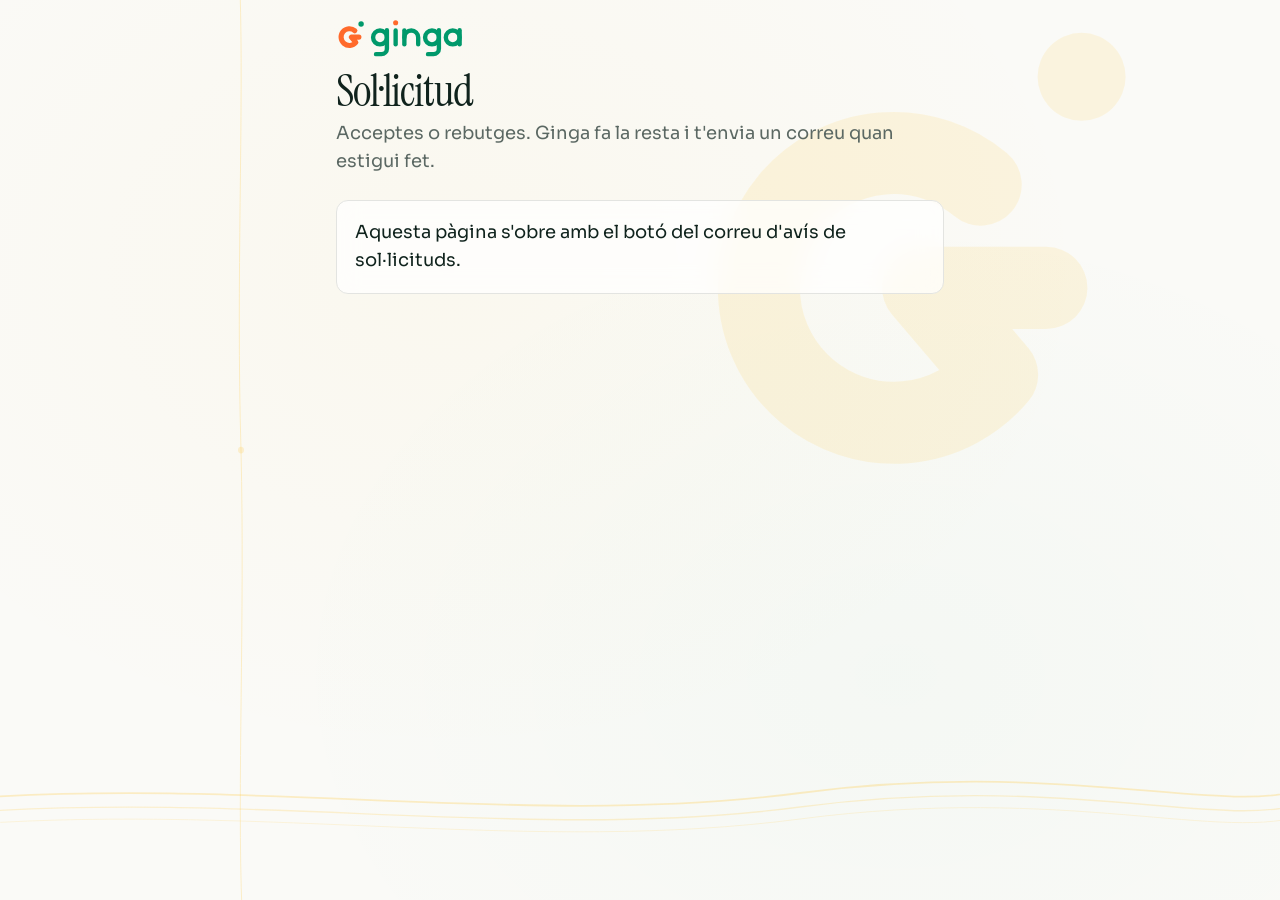
<file: admin/index.html>
<!doctype html>
<html lang="ca">
<head>
<meta charset="utf-8">
<link rel="icon" type="image/svg+xml" href="https://gingacoach.com/icona.svg">
<meta name="viewport" content="width=device-width,initial-scale=1,viewport-fit=cover">
<meta name="robots" content="noindex,nofollow">
<meta name="theme-color" content="#10231D">
<title>Ginga · Sol·licitud</title>
<link rel="preconnect" href="https://fonts.googleapis.com">
<link rel="preconnect" href="https://fonts.gstatic.com" crossorigin>
<link rel="stylesheet" href="https://fonts.googleapis.com/css2?family=Instrument+Serif:ital@0;1&family=Sora:wght@300;400;500;600;700&display=swap">
<style>
/* Pàgina de l'entrenador: acceptar o rebutjar una sol·licitud i triar com es dona d'alta. S'obre amb l'enllaç signat
   del correu d'avís (coach/solicituds.py); la decisió va al Worker i Ginga l'aplica. Font: jrodfer/ginga (web/admin/). */
:root {
  --bg: #FAFAF7; --card: #FFFFFF; --fg: #10231D; --muted: #5B6863; --line: #E3E4E1;
  --accent: #FF6A2B; --ok: #00996B; --avis: #B3261E;
  --card-glass: rgba(255,255,255,0.72);
  color-scheme: light;
}
@media (prefers-color-scheme: dark) {
  :root:not([data-theme="light"]) {
    --bg: #10231D; --card: #1A2C26; --fg: #F0EDE8; --muted: #969C97; --line: #24352F;
    --accent: #FF6A2B; --ok: #2DBF8C; --avis: #FF8A80;
    --card-glass: rgba(26,44,38,0.72); color-scheme: dark;
  }
}
/* el logo, igual que al reproductor de força */
.lockup { display: block; height: auto; width: 128px; margin: 0 0 6px; }
.lockup .lk-g, .lockup .lk-t { fill: none; stroke-linecap: round; stroke-linejoin: round; }
.lockup .lk-g { stroke: var(--accent); stroke-width: 28; }
.lockup .lk-t { stroke: #00996B; stroke-width: 24; }   /* lletres verdes: es llegeixen en clar i en fosc */
.lockup .lk-p { fill: #00996B; }   /* el punt de la G, verd */
.lockup .lk-i { fill: var(--accent); }   /* el punt de la i, taronja */
* { box-sizing: border-box; }
body { margin: 0; background: var(--bg); color: var(--fg); font: 400 18px/1.55 var(--sans); }
main { max-width: 640px; margin: 0 auto; padding: env(safe-area-inset-top, 0px) 16px calc(env(safe-area-inset-bottom, 0px) + 32px); }
header { padding: 20px 0 8px; }
.marca { font-weight: 900; font-size: 26px; color: var(--accent); letter-spacing: .02em; }
h1 { font-size: 28px; line-height: 1.2; margin: 8px 0 4px; }
h2 { font-size: 22px; margin: 0 0 6px; }
.muted { color: var(--muted); }
.card { background: var(--card-glass); -webkit-backdrop-filter: blur(12px); backdrop-filter: blur(12px); border: 1px solid var(--line); border-radius: 16px; padding: 18px; margin: 16px 0; }
.pregunta { padding: 12px 0; border-top: 1px solid var(--line); }
.pregunta:first-of-type { border-top: 0; }
.pregunta p { margin: 0 0 10px; font-weight: 700; }
.sino { display: grid; grid-template-columns: 1fr 1fr; gap: 10px; }
.sino label { display: flex; align-items: center; justify-content: center; gap: 8px; min-height: 52px; border: 2px solid var(--line);
  border-radius: 12px; font-weight: 800; cursor: pointer; }
.sino input { width: 22px; height: 22px; accent-color: var(--ok); }
.sino label:has(input:checked) { border-color: var(--ok); }
.test { padding: 14px 0; border-top: 1px solid var(--line); }
.test:first-of-type { border-top: 0; }
.test p { margin: 0 0 10px; }
.fila { display: flex; gap: 10px; align-items: center; flex-wrap: wrap; }
input[type=number] { font: inherit; font-size: 24px; font-weight: 800; width: 130px; padding: 10px 12px; border-radius: 12px;
  border: 2px solid var(--line); background: var(--card); color: var(--fg); }
.btn { appearance: none; border: 0; border-radius: 14px; font: 800 18px/1 var(--sans); padding: 16px 20px; cursor: pointer;
  background: var(--accent); color: #10231D; min-height: 56px; }
.btn.sec { background: transparent; color: var(--fg); border: 2px solid var(--line); }
.btn:disabled { opacity: .5; cursor: default; }
.btn:focus-visible, input:focus-visible { outline: 3px solid var(--ok); outline-offset: 2px; }
.check { display: flex; gap: 10px; align-items: center; margin-top: 10px; font-weight: 600; }
.check input { width: 22px; height: 22px; accent-color: var(--ok); }
.check.gran { align-items: flex-start; font-weight: 500; border: 2px solid var(--linia, #E3E4E1); border-radius: 12px; padding: 12px; }
.check.gran input { width: 30px; height: 30px; flex: none; margin: 0; }
.avis { color: var(--avis); font-weight: 700; }
.ok { color: var(--ok); font-weight: 800; font-size: 22px; }
.tria { display: grid; grid-template-columns: 1fr 1fr; gap: 10px; }
.tria.u { grid-template-columns: 1fr; }
.tria label { display: flex; align-items: center; gap: 10px; min-height: 52px; border: 2px solid var(--line); border-radius: 12px;
  font-weight: 700; padding: 8px 12px; cursor: pointer; }
.tria input { width: 22px; height: 22px; accent-color: var(--ok); flex: none; }
.tria label:has(input:checked) { border-color: var(--ok); }
.dies { display: grid; grid-template-columns: repeat(7, 1fr); gap: 6px; }
.dies label { flex-direction: column; justify-content: center; padding: 6px 0; gap: 4px; font-size: 15px; }
input[type=text], input[type=date] { font: inherit; font-weight: 700; width: 100%; padding: 12px; border-radius: 12px;
  border: 2px solid var(--line); background: var(--card); color: var(--fg); }
.avis { color: var(--avis); font-weight: 700; }
.ok { color: var(--ok); font-weight: 800; font-size: 22px; }
.ajuda { color: var(--muted); font-size: 15px; margin: -4px 0 10px; font-weight: 400; }
[hidden] { display: none !important; }
.tria { display: grid; grid-template-columns: 1fr 1fr; gap: 10px; }
.tria.u { grid-template-columns: 1fr; }
.tria label { display: flex; align-items: center; gap: 10px; min-height: 52px; border: 2px solid var(--line); border-radius: 12px;
  font-weight: 700; padding: 8px 12px; cursor: pointer; }
.tria input { width: 22px; height: 22px; accent-color: var(--ok); flex: none; }
.tria label:has(input:checked) { border-color: var(--ok); }
input[type=text], select { font: inherit; font-weight: 700; width: 100%; padding: 12px; border-radius: 12px;
  border: 2px solid var(--line); background: var(--card); color: var(--fg); }
.dades { margin: 0; display: grid; grid-template-columns: max-content 1fr; gap: 6px 12px; }
.dades dt { color: var(--muted); }
.dades dd { margin: 0; font-weight: 700; overflow-wrap: anywhere; }
.avis { color: var(--avis); font-weight: 700; }
.ok { color: var(--ok); font-weight: 800; font-size: 22px; }
.ajuda { color: var(--muted); font-size: 15px; margin: 4px 0 0; font-weight: 400; }
.decisio { display: grid; grid-template-columns: 1fr 1fr; gap: 10px; }
.decisio label { display: flex; align-items: center; justify-content: center; gap: 10px; min-height: 60px; border: 2px solid var(--line);
  border-radius: 14px; font-weight: 800; font-size: 19px; cursor: pointer; }
.decisio input { width: 22px; height: 22px; accent-color: var(--ok); }
.decisio label:has(input[value=accepta]:checked) { border-color: var(--ok); }
.decisio label:has(input[value=rebutja]:checked) { border-color: var(--avis); }
</style>
<link rel="stylesheet" href="../marca.css">
</head>
<body>
<main>
  <header>
    <svg class="lockup" viewBox="-12 -16 704 208" role="img" aria-label="ginga"><path class="lk-g" d="M91.6 42.8 A46 46 0 1 0 97.2 107.6 L72 78 L114 78"/><circle class="lk-p" cx="126" cy="6" r="15"/><g class="lk-t" transform="translate(180,30)"><circle cx="50" cy="50" r="38"/><path d="M88 10 V112 A30 30 0 0 1 58 142 H28"/><path d="M136 12 V88"/><path d="M184 88 V12"/><path d="M184 50 A38 38 0 0 1 260 50 V88"/><circle cx="336" cy="50" r="38"/><path d="M374 10 V112 A30 30 0 0 1 344 142 H314"/><circle cx="450" cy="50" r="38"/><path d="M488 10 V88"/></g><circle class="lk-i" cx="316" cy="-1" r="14"/></svg>
    <h1 id="titol">Sol·licitud</h1>
    <p class="muted" style="margin:0">Acceptes o rebutges. Ginga fa la resta i t'envia un correu quan estigui fet.</p>
  </header>

  <div id="sense-enllac" class="card" hidden>
    <p style="margin:0">Aquesta pàgina s'obre amb el botó del correu d'avís de sol·licituds.</p>
  </div>

  <form id="formulari" hidden>
    <section class="card">
      <h2 id="programa"></h2>
      <dl class="dades" id="dades"></dl>
    </section>

    <section class="card">
      <h2>Què en fem?</h2>
      <div class="decisio">
        <label><input type="radio" name="accio" value="accepta"> Accepta</label>
        <label><input type="radio" name="accio" value="rebutja"> Rebutja</label>
      </div>
    </section>

    <section class="card" id="bloc-accepta" hidden>
      <p style="margin:0" id="que-passa"></p>
      <label class="check gran" style="margin-top:14px"><input type="checkbox" id="revisar" checked> Primer a mi: els
        correus que li toquin m'arriben a mi per revisar-los abans.</label>
    </section>

    <section class="card" id="bloc-rebutja" hidden>
      <h2>Rebutjar</h2>
      <label class="check gran"><input type="checkbox" id="avisa" checked> Envia-li un correu amable dient que ara mateix
        no la podem atendre.</label>
      <p class="ajuda">Les seves dades s'esborren soles al cap de 90 dies.</p>
    </section>

    <p class="avis" id="error" hidden></p>
    <button class="btn" type="submit" id="envia" style="width:100%" disabled>Desa la decisió</button>
  </form>

  <section id="fet" class="card" hidden>
    <p class="ok" style="margin:0 0 8px">Fet!</p>
    <p style="margin:0" id="fet-txt"></p>
  </section>
</main>
<script>
(function () {
  "use strict";
  var $ = function (id) { return document.getElementById(id); };
  function llegeixHash() {
    var codi = (location.hash || "").slice(1);
    if (!codi) return null;
    try {
      var b64 = codi.replace(/-/g, "+").replace(/_/g, "/");
      while (b64.length % 4) b64 += "=";
      var bin = atob(b64), bytes = new Uint8Array(bin.length);
      for (var i = 0; i < bin.length; i++) bytes[i] = bin.charCodeAt(i);
      var d = JSON.parse(new TextDecoder("utf-8").decode(bytes));
      return d && d.u && d.id && d.g && d.s ? d : null;
    } catch (err) { return null; }
  }
  var d = llegeixHash();
  if (!d) { $("sense-enllac").hidden = false; return; }
  var s = d.s, forca = s.programa === "forca";
  $("formulari").hidden = false;
  $("titol").textContent = "Sol·licitud de " + (s.nom || "?");
  $("programa").textContent = forca ? "Ginga Força" : "Ginga";
  var EDATS = { "18-39": "18 a 39", "40-49": "40 a 49", "50-59": "50 a 59", "60+": "60 o més" };
  [["Nom", s.nom], ["Correu", s.email], ["Edat", EDATS[s.edat] || s.edat], ["Objectiu", s.objectiu],
   ["intervals.icu", s.intervals ? (s.intervals === "si" ? "sí" : "no") + (s.intervals_id ? " (" + s.intervals_id + ")" : "") : null],
   ["Ens ha conegut", s.com], ["Enviada", (s.ts || "").slice(0, 16).replace("T", " ")]].forEach(function (x) {
    if (!x[1]) return;
    var dt = document.createElement("dt"), dd = document.createElement("dd");
    dt.textContent = x[0]; dd.textContent = x[1];
    $("dades").appendChild(dt); $("dades").appendChild(dd);
  });
  $("que-passa").textContent = forca
    ? "Li enviarem la benvinguda amb el formulari d'inici: hi dirà quins dies li van bé, quin material té i com es mou. El pla comença el dilluns després que el respongui."
    : "Li enviarem els passos per obrir intervals.icu i acceptar-te com a entrenador. El pla de Ginga el prepares després.";
  function valor(nom) { var x = document.querySelector("input[name='" + nom + "']:checked"); return x ? x.value : null; }
  document.querySelectorAll("input[name=accio]").forEach(function (r) {
    r.addEventListener("change", function () {
      $("bloc-accepta").hidden = valor("accio") !== "accepta";
      $("bloc-rebutja").hidden = valor("accio") !== "rebutja";
      $("envia").disabled = false;
      $("envia").textContent = valor("accio") === "accepta" ? "Dona-la d'alta" : "Rebutja-la";
    });
  });
  $("formulari").addEventListener("submit", function (ev) {
    ev.preventDefault();
    var accio = valor("accio");
    var params = accio === "accepta" ? { revisar: $("revisar").checked } : { avisa: $("avisa").checked };
    $("error").hidden = true; $("envia").disabled = true; $("envia").textContent = "Desant…";
    fetch(d.u, { method: "POST", headers: { "content-type": "application/json" },
                 body: JSON.stringify({ id: d.id, g: d.g, accio: accio, params: params }) })
      .then(function (r) { return r.json().then(function (j) { return { st: r.status, j: j }; }); })
      .then(function (x) {
        if (x.st === 409) throw new Error("Aquesta sol·licitud ja estava decidida i feta.");
        if (x.st === 404) throw new Error("Aquesta sol·licitud ja no hi és (caduca als 90 dies).");
        if (x.st !== 200) throw new Error("No s'ha pogut desar (" + (x.j.error || x.st) + ").");
        $("formulari").hidden = true; $("fet").hidden = false;
        $("fet-txt").textContent = (accio === "accepta" ? "Desat: la donem d'alta. " : "Desat: la rebutgem. ")
          + (x.j.ara ? "Ginga ja s'hi ha posat: en uns minuts t'arriba un correu amb el que s'ha fet."
                     : "Ginga ho farà a la propera passada (com a molt, en una hora) i t'enviarà un correu.");
        window.scrollTo(0, 0);
      })
      .catch(function (err) {
        $("envia").disabled = false; $("envia").textContent = accio === "accepta" ? "Dona-la d'alta" : "Rebutja-la";
        $("error").hidden = false; $("error").textContent = err.message.indexOf("fetch") >= 0 ? "No s'ha pogut enviar. Torna-ho a provar." : err.message;
      });
  });
})();
</script>
</body>
</html>
</file>
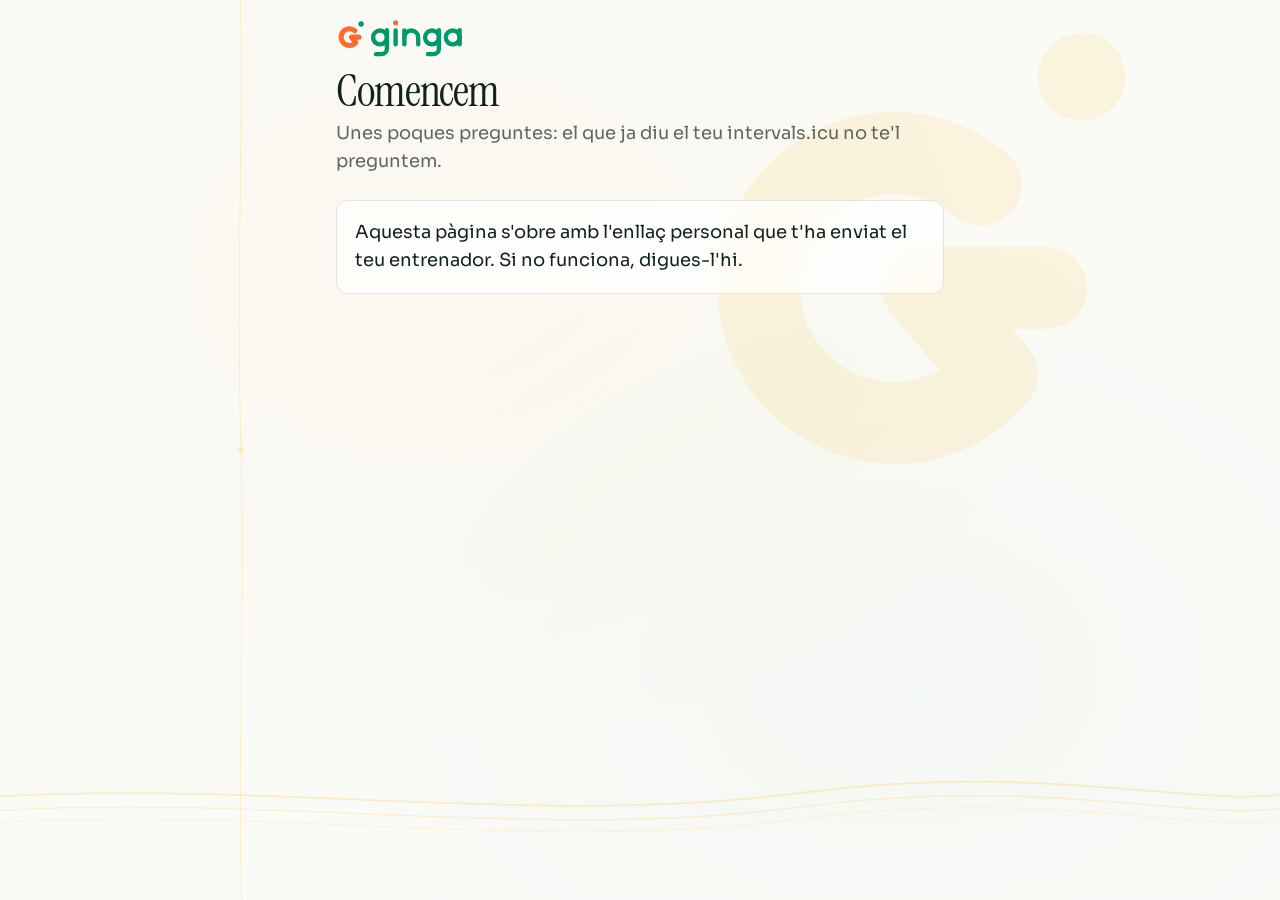
<file: alta/index.html>
<!doctype html>
<html lang="ca">
<head>
<meta charset="utf-8">
<link rel="icon" type="image/svg+xml" href="https://gingacoach.com/icona.svg">
<meta name="viewport" content="width=device-width,initial-scale=1,viewport-fit=cover">
<meta name="robots" content="noindex">
<meta name="theme-color" content="#10231D">
<title>Ginga · Comencem</title>
<link rel="preconnect" href="https://fonts.googleapis.com">
<link rel="preconnect" href="https://fonts.gstatic.com" crossorigin>
<link rel="stylesheet" href="https://fonts.googleapis.com/css2?family=Instrument+Serif:ital@0;1&family=Sora:wght@300;400;500;600;700&display=swap">
<style>
/* Formulari d'alta d'un atleta nou de Ginga. Només surten les preguntes que intervals.icu no respon (les tria
   coach/alta_formulari.py i venen a l'enllaç). La font és a jrodfer/ginga (web/alta/); aquí se'n publica la còpia. */
:root {
  --bg: #FAFAF7; --card: #FFFFFF; --fg: #10231D; --muted: #5B6863; --line: #E3E4E1;
  --accent: #FF6A2B; --ok: #00996B; --avis: #B3261E;
  --card-glass: rgba(255,255,255,0.72);
  color-scheme: light;
}
@media (prefers-color-scheme: dark) {
  :root:not([data-theme="light"]) {
    --bg: #10231D; --card: #1A2C26; --fg: #F0EDE8; --muted: #969C97; --line: #24352F;
    --accent: #FF6A2B; --ok: #2DBF8C; --avis: #FF8A80;
    --card-glass: rgba(26,44,38,0.72); color-scheme: dark;
  }
}
/* el logo, igual que al reproductor de força */
.lockup { display: block; height: auto; width: 128px; margin: 0 0 6px; }
.lockup .lk-g, .lockup .lk-t { fill: none; stroke-linecap: round; stroke-linejoin: round; }
.lockup .lk-g { stroke: var(--accent); stroke-width: 28; }
.lockup .lk-t { stroke: #00996B; stroke-width: 24; }   /* lletres verdes: es llegeixen en clar i en fosc */
.lockup .lk-p { fill: #00996B; }   /* el punt de la G, verd */
.lockup .lk-i { fill: var(--accent); }   /* el punt de la i, taronja */
* { box-sizing: border-box; }
body { margin: 0; background: var(--bg); color: var(--fg); font: 400 18px/1.55 var(--sans); }
main { max-width: 640px; margin: 0 auto; padding: env(safe-area-inset-top, 0px) 16px calc(env(safe-area-inset-bottom, 0px) + 32px); }
header { padding: 20px 0 8px; }
.marca { font-weight: 900; font-size: 26px; color: var(--accent); letter-spacing: .02em; }
h1 { font-size: 28px; line-height: 1.2; margin: 8px 0 4px; }
h2 { font-size: 22px; margin: 0 0 6px; }
.muted { color: var(--muted); }
.card { background: var(--card-glass); -webkit-backdrop-filter: blur(12px); backdrop-filter: blur(12px); border: 1px solid var(--line); border-radius: 16px; padding: 18px; margin: 16px 0; }
.pregunta { padding: 12px 0; border-top: 1px solid var(--line); }
.pregunta:first-of-type { border-top: 0; }
.pregunta p { margin: 0 0 10px; font-weight: 700; }
.sino { display: grid; grid-template-columns: 1fr 1fr; gap: 10px; }
.sino label { display: flex; align-items: center; justify-content: center; gap: 8px; min-height: 52px; border: 2px solid var(--line);
  border-radius: 12px; font-weight: 800; cursor: pointer; }
.sino input { width: 22px; height: 22px; accent-color: var(--ok); }
.sino label:has(input:checked) { border-color: var(--ok); }
.test { padding: 14px 0; border-top: 1px solid var(--line); }
.test:first-of-type { border-top: 0; }
.test p { margin: 0 0 10px; }
.fila { display: flex; gap: 10px; align-items: center; flex-wrap: wrap; }
input[type=number] { font: inherit; font-size: 24px; font-weight: 800; width: 130px; padding: 10px 12px; border-radius: 12px;
  border: 2px solid var(--line); background: var(--card); color: var(--fg); }
.btn { appearance: none; border: 0; border-radius: 14px; font: 800 18px/1 var(--sans); padding: 16px 20px; cursor: pointer;
  background: var(--accent); color: #10231D; min-height: 56px; }
.btn.sec { background: transparent; color: var(--fg); border: 2px solid var(--line); }
.btn:disabled { opacity: .5; cursor: default; }
.btn:focus-visible, input:focus-visible { outline: 3px solid var(--ok); outline-offset: 2px; }
.check { display: flex; gap: 10px; align-items: center; margin-top: 10px; font-weight: 600; }
.check input { width: 22px; height: 22px; accent-color: var(--ok); }
.check.gran { align-items: flex-start; font-weight: 500; border: 2px solid var(--linia, #E3E4E1); border-radius: 12px; padding: 12px; }
.check.gran input { width: 30px; height: 30px; flex: none; margin: 0; }
.avis { color: var(--avis); font-weight: 700; }
.ok { color: var(--ok); font-weight: 800; font-size: 22px; }
.tria { display: grid; grid-template-columns: 1fr 1fr; gap: 10px; }
.tria.u { grid-template-columns: 1fr; }
.tria label { display: flex; align-items: center; gap: 10px; min-height: 52px; border: 2px solid var(--line); border-radius: 12px;
  font-weight: 700; padding: 8px 12px; cursor: pointer; }
.tria input { width: 22px; height: 22px; accent-color: var(--ok); flex: none; }
.tria label:has(input:checked) { border-color: var(--ok); }
.dies { display: grid; grid-template-columns: repeat(7, 1fr); gap: 6px; }
.dies label { flex-direction: column; justify-content: center; padding: 6px 0; gap: 4px; font-size: 15px; }
.dies label:has(input:disabled) { opacity: .35; }
.fila-esport { margin-top: 10px; }
.fila-dia { display: flex; align-items: center; justify-content: space-between; gap: 10px; padding: 6px 0;
  border-bottom: 1px solid var(--line); font-weight: 700; }
.fila-dia .hores-dia { width: 70px; font: inherit; font-weight: 700; padding: 8px 10px; border-radius: 10px;
  border: 2px solid var(--line); background: var(--card); color: var(--fg); text-align: center; margin-left: auto; }
.fila-dia .hores-dia:disabled { opacity: .35; }
.no-puc { display: flex; align-items: center; gap: 6px; font-weight: 600; font-size: 15px; }
.no-puc input { width: 20px; height: 20px; accent-color: var(--ok); }
.fila-dia select { font: inherit; font-weight: 700; padding: 8px 10px; border-radius: 10px; border: 2px solid var(--line);
  background: var(--card); color: var(--fg); min-width: 50%; }
.nom-esport { margin: 0 0 6px; font-weight: 800; }
input[type=text], input[type=date] { font: inherit; font-weight: 700; width: 100%; padding: 12px; border-radius: 12px;
  border: 2px solid var(--line); background: var(--card); color: var(--fg); }
.avis { color: var(--avis); font-weight: 700; }
.ok { color: var(--ok); font-weight: 800; font-size: 22px; }
.ajuda { color: var(--muted); font-size: 15px; margin: -4px 0 10px; font-weight: 400; }
</style>
<link rel="stylesheet" href="../marca.css">
</head>
<body>
<main>
  <header>
    <svg class="lockup" viewBox="-12 -16 704 208" role="img" aria-label="ginga"><path class="lk-g" d="M91.6 42.8 A46 46 0 1 0 97.2 107.6 L72 78 L114 78"/><circle class="lk-p" cx="126" cy="6" r="15"/><g class="lk-t" transform="translate(180,30)"><circle cx="50" cy="50" r="38"/><path d="M88 10 V112 A30 30 0 0 1 58 142 H28"/><path d="M136 12 V88"/><path d="M184 88 V12"/><path d="M184 50 A38 38 0 0 1 260 50 V88"/><circle cx="336" cy="50" r="38"/><path d="M374 10 V112 A30 30 0 0 1 344 142 H314"/><circle cx="450" cy="50" r="38"/><path d="M488 10 V88"/></g><circle class="lk-i" cx="316" cy="-1" r="14"/></svg>
    <h1 id="titol">Comencem</h1>
    <p class="muted" style="margin:0">Unes poques preguntes: el que ja diu el teu intervals.icu no te'l preguntem.</p>
  </header>

  <div id="sense-enllac" class="card" hidden>
    <p style="margin:0">Aquesta pàgina s'obre amb l'enllaç personal que t'ha enviat el teu entrenador. Si no funciona, digues-l'hi.</p>
  </div>

  <form id="formulari" hidden>
    <section class="card" id="preguntes"></section>
    <section class="card" id="bloc-declaracio">
      <h2>Per començar</h2>
      <label class="check gran"><input type="checkbox" id="declaracio"> Confirmo que no tinc cap problema de cor ni de
        pressió arterial, ni dolor al pit, marejos o desmais quan faig esforç; o que, si en tinc, el metge m'ha dit
        que puc fer exercici. Si mai en tinc durant un entrenament, pararé i ho diré.</label>
      <p class="muted" style="margin:8px 0 0">Si no ho pots confirmar, no t'hi encallis: digues-ho al teu entrenador i en parlem.</p>
      <label class="check gran"><input type="checkbox" id="consentiment"><span>Consenteixo que Ginga faci servir les dades de
        salut que doni aquí (lesions, embaràs o postpart, molèsties) només per adaptar-me el pla. Les guarda fins que
        les llegeix l'entrenador, i les puc fer esborrar quan vulgui.
        <a href="../privacitat/" target="_blank" rel="noopener">Política de privacitat</a>.</span></label>
    </section>
    <p class="avis" id="error" hidden></p>
    <button class="btn" type="submit" id="envia" style="width:100%">Envia</button>
  </form>

  <section id="gracies" class="card" hidden>
    <p class="ok" style="margin:0 0 8px">Gràcies!</p>
    <p style="margin:0">Amb això el teu entrenador prepara el pla. T'avisarà quan el tinguis al calendari.</p>
  </section>
</main>
<script>
(function () {
  "use strict";
  var $ = function (id) { return document.getElementById(id); };
  function llegeixHash() {
    var codi = (location.hash || "").slice(1);
    if (!codi) return null;
    try {
      var b64 = codi.replace(/-/g, "+").replace(/_/g, "/");
      while (b64.length % 4) b64 += "=";
      var bin = atob(b64), bytes = new Uint8Array(bin.length);
      for (var i = 0; i < bin.length; i++) bytes[i] = bin.charCodeAt(i);
      var d = JSON.parse(new TextDecoder("utf-8").decode(bytes));
      return d && d.u && d.k && d.g && Array.isArray(d.p) ? d : null;
    } catch (err) { return null; }
  }
  var dades = llegeixHash();
  if (!dades) { $("sense-enllac").hidden = false; return; }
  if (dades.n) $("titol").textContent = "Comencem, " + dades.n;
  $("formulari").hidden = false;
  var demana = {};
  dades.p.forEach(function (p) { demana[p] = true; });
  var P = $("preguntes");

  function bloc(id, text, ajuda) {
    var div = document.createElement("div");
    div.className = "pregunta"; div.id = "q-" + id;
    var p = document.createElement("p"); p.textContent = text; div.appendChild(p);
    if (ajuda) { var a = document.createElement("p"); a.className = "ajuda"; a.textContent = ajuda; div.appendChild(a); }
    P.appendChild(div);
    return div;
  }
  function opcions(id, text, llista, una, ajuda) {
    var div = bloc(id, text, ajuda), fila = document.createElement("div");
    fila.className = "tria" + (una ? " u" : "");
    llista.forEach(function (o) {
      var l = document.createElement("label"), inp = document.createElement("input");
      inp.type = "radio"; inp.name = id; inp.value = o[0];
      l.appendChild(inp); l.appendChild(document.createTextNode(o[1])); fila.appendChild(l);
    });
    div.appendChild(fila);
    return div;
  }
  function text(id, pregunta, ajuda, placeholder, max) {
    var div = bloc(id, pregunta, ajuda), t = document.createElement("textarea");
    t.id = "c-" + id; t.maxLength = max || 300; t.rows = 3; if (placeholder) t.placeholder = placeholder;
    t.style.cssText = "width:100%;font:inherit;padding:10px;border-radius:12px;border:2px solid var(--line);background:var(--card);color:var(--fg)";
    div.appendChild(t);
    return div;
  }
  function caselles(id, pregunta, llista, ajuda) {
    var div = bloc(id, pregunta, ajuda), fila = document.createElement("div");
    fila.className = "tria";
    llista.forEach(function (o) {
      var l = document.createElement("label"), inp = document.createElement("input");
      inp.type = "checkbox"; inp.name = id; inp.value = o[0];
      l.appendChild(inp); l.appendChild(document.createTextNode(o[1])); fila.appendChild(l);
    });
    div.appendChild(fila);
    return div;
  }
  function hores(v) {                    // "1,5", "1.5", "1:30" o "90'" -> hores
    v = String(v || "").trim().replace(",", ".");
    if (!v) return 0;
    var m = v.match(/^(\d+):(\d{1,2})$/); if (m) return +m[1] + +m[2] / 60;
    m = v.match(/^(\d+)\s*(min|')$/); if (m) return +m[1] / 60;
    return isFinite(+v) && +v > 0 ? +v : 0;
  }
  function camp(id, tipus, text, ajuda, placeholder) {
    var div = bloc(id, text, ajuda), inp = document.createElement("input");
    inp.type = tipus; inp.id = "c-" + id; inp.maxLength = 40;
    if (placeholder) inp.placeholder = placeholder;
    div.appendChild(inp);
    return div;
  }
  function valor(nom) { var x = document.querySelector("input[name='" + nom + "']:checked"); return x ? x.value : null; }

  var obligatoris = [];
  // L'objectiu. Si ja va dir l'esport i el tipus a la sol·licitud (dades.o), no es tornen a preguntar: només el detall.
  var DETALL = {
    cursa: [["distancia", "Quina cursa o prova? Nom i distància", "Per exemple: la Behobia (20 km), o la travessia de Calella (3 km)", "Behobia, 20 km"],
            ["data_objectiu", "Quan és?", "Si encara no saps el dia exacte, posa'n un d'aproximat."],
            ["marca", "Si ja l'has feta, quina marca hi tens?", "Opcional.", "1:58:30"]],
    marca: [["distancia", "En quina distància vols millorar la marca?", null, "10 km"],
            ["marca", "Quina marca hi tens ara?", "Si no la saps, deixa-ho buit.", "52:30"]],
    distancia: [["distancia", "Quina distància vols arribar a fer?", null, "Córrer 10 km seguits"]],
    forma: [],
  };
  var tipusSol = dades.o && DETALL[dades.o.t] ? dades.o.t : null;
  if (demana.objectiu && tipusSol) {
    DETALL[tipusSol].forEach(function (c, i) {
      camp(c[0], c[0] === "data_objectiu" ? "date" : "text", c[1], c[2], c[3]);
      if (c[0] === "distancia" || (tipusSol === "cursa" && c[0] === "data_objectiu")) obligatoris.push(c[0]);
    });
  } else if (demana.objectiu) {
    opcions("esport", "Per a què entrenes?", [["triatlo", "Triatló"], ["correr", "Córrer"], ["bici", "Bici"],
      ["natacio", "Natació"], ["duatlo", "Duatló o aquatló"], ["altre", "Un altre"]]);
    camp("distancia", "text", "Quina cursa o distància?", "Per exemple: marató, 70.3, una marxa de 120 km. Si no en tens cap, deixa-ho buit.", "Marató de Barcelona");
    camp("data_objectiu", "date", "Quan és?", "Si no tens cap cursa, deixa-ho buit: farem un bloc de base.");
    obligatoris.push("esport");
  }
  if (demana.disponibilitat) {
    // Les hores, amb terra i sostre, escrites: planifiquem sobre el que es pot repetir, i les setmanes bones s'aprofiten
    // amb més volum fàcil (no ens quedem limitats a la setmana dolenta).
    camp("hores", "text", "En una setmana normal, quantes hores pots entrenar segur?",
      "Les que pots complir fins i tot una setmana complicada. Per exemple: 5, o 6,5.", "5");
    camp("hores_sostre", "text", "I en una setmana bona, fins a quantes?",
      "El pla es fa sobre el que es pot repetir; les setmanes que tinguis més temps, s'hi afegeix volum fàcil.", "8");
    ["hores", "hores_sostre"].forEach(function (k) { $("c-" + k).inputMode = "decimal"; $("c-" + k).maxLength = 5; });
    // on entrena: només per avisar-lo si plou el dia d'una sessió de fora (setmana/temps.py)
    camp("poblacio", "text", "On entrenes normalment?",
      "La població. Només la fem servir per avisar-te si plou el dia d'una sessió de fora. Si no la vols dir, deixa-ho buit.", "Figueres");
    var qDies = opcions("dies", "Quants dies a la setmana vols entrenar?", ["1", "2", "3", "4", "5", "6", "7"].map(function (n) { return [n, n]; }));
    qDies.querySelector(".tria").className = "tria dies";      // els set números en una fila
    var DIES = ["dl", "dt", "dc", "dj", "dv", "ds", "dg"];
    // Quant temps té cada dia (com a molt), escrit; «no puc» és un dia que no pot entrenar mai.
    var NOMS_DIES = { dl: "Dilluns", dt: "Dimarts", dc: "Dimecres", dj: "Dijous", dv: "Divendres", ds: "Dissabte", dg: "Diumenge" };
    var dTemps = bloc("temps_dia", "Quantes hores tens cada dia, com a molt?",
      "En una setmana normal. Per exemple: 1, 1,5 o 0,75. Si un dia no pots entrenar mai, marca «No puc». Si no ho saps, deixa-ho buit.");
    DIES.forEach(function (d) {
      var fila = document.createElement("div"); fila.className = "fila-dia";
      var nom = document.createElement("span"); nom.textContent = NOMS_DIES[d];
      var inp = document.createElement("input"); inp.type = "text"; inp.id = "t-" + d; inp.inputMode = "decimal";
      inp.maxLength = 5; inp.placeholder = "h"; inp.className = "hores-dia";
      var no = document.createElement("label"); no.className = "no-puc";
      var c = document.createElement("input"); c.type = "checkbox"; c.id = "no-" + d;
      no.appendChild(c); no.appendChild(document.createTextNode("No puc"));
      fila.appendChild(nom); fila.appendChild(inp); fila.appendChild(no); dTemps.appendChild(fila);
      inp.addEventListener("input", function () { actualitza(); });
    });
    var tot = document.createElement("p"); tot.id = "total-dies"; tot.className = "ajuda"; tot.style.marginTop = "8px";
    dTemps.appendChild(tot);
    $("c-hores").addEventListener("input", function () { actualitza(); });
    // Els dies que NO pot fer cada esport segur (la piscina o la bici no sempre es poden fer qualsevol dia). Les files
    // depenen de l'esport de l'objectiu; la força, sempre.
    var dEsp = bloc("dies_esport_no", "Hi ha algun esport que algun dia no puguis fer segur?",
      "Marca només els dies que segur que no pots fer aquell esport (per exemple, els dies sense piscina). Si no en "
      + "marques cap, vol dir que el pots fer qualsevol dia que entrenis.");
    [["natacio", "Natació"], ["bici", "Bici"], ["correr", "Córrer"], ["forca", "Força"]].forEach(function (e) {
      var fila = document.createElement("div"); fila.className = "fila-esport"; fila.id = "fe-" + e[0];
      var nom = document.createElement("p"); nom.className = "nom-esport"; nom.textContent = e[1] + ": no puc…"; fila.appendChild(nom);
      var graella = document.createElement("div"); graella.className = "tria dies";
      DIES.forEach(function (d) {
        var l = document.createElement("label"), inp = document.createElement("input");
        inp.type = "checkbox"; inp.name = "dn-" + e[0]; inp.value = d;
        l.appendChild(inp); l.appendChild(document.createTextNode(d.charAt(0).toUpperCase() + d.slice(1))); graella.appendChild(l);
      });
      fila.appendChild(graella); dEsp.appendChild(fila);
    });
    obligatoris.push("hores", "hores_sostre", "dies");
  }
  if (demana.temporades) {
    opcions("temporades", "Quantes temporades portes entrenant amb un pla?", [["cap", "Cap, començo ara"], ["1-2", "1 o 2"],
      ["3+", "3 o més"], ["altre_esport", "Vinc d'un altre esport de resistència"]], true);
    camp("temporades_esport", "text", "Quin esport, i quant temps?", null, "Ciclisme, 5 anys");
    obligatoris.push("temporades");
  }
  if (demana.volum) {
    camp("volum", "number", "Quantes hores a la setmana has entrenat les últimes 4 setmanes, de mitjana?", "Un número aproximat val.");
    obligatoris.push("volum");
  }
  if (demana.llindars && (dades.l || []).length) {
    var noms = { ftp: ["FTP de bici (W)", "230"], ritme_llindar: ["Ritme llindar corrent (min/km)", "4:45"], css: ["CSS de natació (min/100 m)", "1:50"] };
    bloc("llindars", "Saps algun d'aquests valors?", "Si no els saps o són de fa més de 6 mesos, deixa-ho buit: farem un test.");
    dades.l.forEach(function (c) { if (noms[c]) { var d = camp("ll-" + c, "text", noms[c][0], null, noms[c][1]); d.style.borderTop = "0"; d.style.paddingTop = "0"; } });
    var LL_ESPORT = { correr: ["ritme_llindar"], bici: ["ftp"], natacio: ["css"], triatlo: ["css", "ftp", "ritme_llindar"],
                      duatlo: ["ritme_llindar", "ftp"] };
  }
  if (demana.lesio) {
    opcions("lesio", "Ara mateix tens alguna molèstia o lesió?", [["cap", "Cap"], ["lleu", "Una molèstia lleu que va i ve"],
      ["en_curs", "Una lesió ara"], ["torno", "Torno d'una lesió recent"]], true);
    opcions("lesio_zona", "On?", [["peu_turmell", "Peu o turmell"], ["tibia_bessons", "Tíbia o bessons"], ["genoll", "Genoll"],
      ["maluc", "Maluc"], ["esquena", "Esquena"], ["espatlla", "Espatlla"], ["altra", "Una altra"]]);
    opcions("lesio_desde", "Des de quan?", [["<2", "Menys de 2 setmanes"], ["2-6", "De 2 a 6 setmanes"], [">6", "Més de 6 setmanes"]]);
    opcions("lesio_professional", "T'ho ha mirat un metge o un fisio?", [["si", "Sí"], ["no", "No"]]);
    opcions("lesio_quan", "Quan et fa mal?", [["esforc", "Mentre entreno"], ["despres", "En acabar"], ["dema", "L'endemà"],
      ["repos", "També en repòs"]]);
    opcions("tornada_setmanes", "Quant fa que tornes a entrenar?", [["<2", "Menys de 2 setmanes"], ["2-6", "De 2 a 6 setmanes"], [">6", "Més de 6 setmanes"]]);
    opcions("alta_lesio", "Tens l'alta del metge o del fisio?", [["si", "Sí"], ["no", "No"]]);
    text("lesio_detall", "Explica-ho amb les teves paraules (opcional)", "Què és, què et van dir i què pots fer i què no. Només ho veu l'entrenador.",
      "Per exemple: periostitis a la tíbia dreta; el fisio diu que puc córrer pla, sense sèries");
    obligatoris.push("lesio");
  }
  if (demana.forca) {
    opcions("forca", "Has fet força (peses, gomes, màquines)?", [["mai", "Mai"], ["poc", "Una mica"], ["regular", "Sí, de manera regular"]], true);
    opcions("forca_dies", "Quants dies a la setmana?", [["1", "1"], ["2", "2"], ["3+", "3 o més"]]);
    obligatoris.push("forca");
  }
  if (demana.material) {
    opcions("material", "On faràs la força?", [["gimnas", "Al gimnàs"], ["casa_pes", "A casa, amb manuelles o gomes"],
      ["casa_res", "A casa, sense material"]], true,
      "La força és part del pla i hi suma: córrer i pedalar et costaran menys energia al mateix ritme (l'economia millora " +
      "un 2-8%) i els esportistes que en fan es lesionen molt menys. Són 1 o 2 sessions a la setmana, amb vídeos.");
    caselles("material_casa", "Què tens a casa?", [["manuelles", "Manuelles"], ["gomes", "Gomes"], ["trx", "TRX o anelles"],
      ["kettlebell", "Kettlebell"], ["pilota", "Pilota medicinal"], ["barra", "Barra i discos"], ["banc", "Banc"],
      ["fitball", "Fitball"]], "Si vas al gimnàs, el que tens per als dies que la facis a casa.");
    obligatoris.push("material");
  }
  if (demana.edat) {
    opcions("edat", "Quants anys tens?", [["menor", "Menys de 18"], ["18-39", "18 a 39"], ["40-49", "40 a 49"], ["50-59", "50 a 59"], ["60+", "60 o més"]]);
    obligatoris.push("edat");
  }
  if (demana.sexe) {
    opcions("sexe", "Ets…", [["dona", "Dona"], ["home", "Home"]]);
    obligatoris.push("sexe");
  }
  if (demana.postpart) {
    opcions("maternitat", "Estàs embarassada o has tingut un fill fa menys d'un any?", [["no", "No"],
      ["embaras", "Estic embarassada"], ["postpart", "He tingut un fill fa menys d'un any"]], true);
    opcions("postpart_setmanes", "Quantes setmanes fa del part?", [["<6", "Menys de 6"], ["6-12", "De 6 a 12"], ["12-26", "De 12 a 26"], ["26-52", "De 26 a 52"]]);
  }
  text("altres", "Alguna cosa més que l'entrenador hagi de saber? (opcional)", "Horaris, viatges, curses que ja tens, el que vulguis.", null, 500);
  var avisMenor = document.createElement("p");
  avisMenor.className = "avis"; avisMenor.hidden = true;
  avisMenor.textContent = "Ginga és per a majors de 18 anys. Parla-ho amb el teu entrenador.";
  P.appendChild(avisMenor);

  function sexe() { return demana.sexe ? valor("sexe") : (dades.s || null); }
  var FILES = { correr: ["correr"], bici: ["bici"], natacio: ["natacio"], triatlo: ["natacio", "bici", "correr"],
                duatlo: ["bici", "correr"] };
  function esportsDies() {          // les files de dies: els esports de l'objectiu i la força
    var e = tipusSol ? dades.o.e : valor("esport");
    return (FILES[e] || ["natacio", "bici", "correr"]).concat("forca");
  }
  function actualitza() {
    // Les preguntes que depenen d'una resposta surten de seguida (no cal tornar-li a escriure després)
    var mostra = function (id, si) { var q = $("q-" + id); if (q) q.hidden = !si; };
    var les = valor("lesio");
    ["lesio_zona", "lesio_desde", "lesio_professional", "lesio_quan", "lesio_detall"].forEach(function (k) { mostra(k, les && les !== "cap"); });
    ["tornada_setmanes", "alta_lesio"].forEach(function (k) { mostra(k, les === "torno"); });
    mostra("forca_dies", valor("forca") === "regular");
    mostra("material_casa", valor("material") === "casa_pes" || valor("material") === "gimnas");
    mostra("temporades_esport", valor("temporades") === "altre_esport");
    if ($("q-temps_dia")) {                // el total de la setmana contra les hores que ha dit
      var tot = 0, n = 0;
      DIES.forEach(function (d) {
        var no = $("no-" + d).checked, inp = $("t-" + d);
        inp.disabled = no; if (no) inp.value = "";
        var v = hores(inp.value); if (v) { tot += v; n++; }
      });
      var min = hores($("c-hores") && $("c-hores").value);
      $("total-dies").textContent = n ? "Total: " + String(Math.round(tot * 10) / 10).replace(".", ",") + " h a la setmana"
        + (min && tot < min ? ". No hi caben les " + String(min).replace(".", ",") + " h d'una setmana normal: revisa-ho." : ".") : "";
      $("total-dies").className = n && min && tot < min ? "avis" : "ajuda";
    }
    if ($("q-llindars")) {                // només els llindars de l'esport de l'objectiu
      var e = tipusSol ? dades.o.e : valor("esport"), cap = 0;
      (dades.l || []).forEach(function (c) {
        var q = $("q-ll-" + c); if (!q) return;
        q.hidden = !!(e && LL_ESPORT[e] && LL_ESPORT[e].indexOf(c) < 0); if (!q.hidden) cap++;
      });
      $("q-llindars").hidden = !cap;
    }
    if ($("q-dies_esport_no")) {
      var visibles = esportsDies();
      ["natacio", "bici", "correr", "forca"].forEach(function (e) { $("fe-" + e).hidden = visibles.indexOf(e) < 0; });
      var imp = {};
      DIES.forEach(function (d) { if ($("no-" + d).checked) imp[d] = true; });
      document.querySelectorAll("#q-dies_esport_no input").forEach(function (x) {   // el dia ja és «no puc» sencer
        x.disabled = !!imp[x.value]; if (x.disabled) x.checked = false;
      });
    }
    var mat = $("q-maternitat"); if (mat) mat.hidden = sexe() === "home" || valor("edat") === "60+";
    var pp = $("q-postpart_setmanes"); if (pp) pp.hidden = !mat || mat.hidden || valor("maternitat") !== "postpart";
    var menor = valor("edat") === "menor";
    avisMenor.hidden = !menor; $("envia").disabled = menor;
  }
  P.addEventListener("change", actualitza);
  actualitza();

  $("formulari").addEventListener("submit", function (ev) {
    ev.preventDefault();
    var r = {};
    ["esport", "dies", "temporades", "lesio", "lesio_desde", "lesio_professional", "lesio_quan", "tornada_setmanes",
     "alta_lesio", "forca", "forca_dies", "material", "edat", "sexe", "maternitat", "postpart_setmanes"].forEach(function (k) {
      var q = $("q-" + k); if (q && !q.hidden && valor(k)) r[k] = valor(k);
    });
    if (r.lesio && r.lesio !== "cap" && valor("lesio_zona")) r.lesio_zona = valor("lesio_zona");
    ["distancia", "data_objectiu", "marca", "temporades_esport", "lesio_detall", "altres", "poblacio"].forEach(function (k) {
      var c = $("c-" + k), q = $("q-" + k); if (c && (!q || !q.hidden) && c.value.trim()) r[k] = c.value.trim();
    });
    ["hores", "hores_sostre"].forEach(function (k) { var v = $("c-" + k) && hores($("c-" + k).value); if (v) r[k] = Math.round(v * 4) / 4; });
    if (tipusSol) { r.esport = dades.o.e; r.objectiu_tipus = tipusSol; }   // de la sol·licitud, tal com el va dir
    if ($("c-volum") && $("c-volum").value !== "") r.volum = Number($("c-volum").value);
    var marcats = function (nom) {
      return Array.prototype.map.call(document.querySelectorAll("input[name='" + nom + "']:checked"), function (x) { return x.value; });
    };
    if ($("q-temps_dia")) {
      var temps = {}, imp = [];
      DIES.forEach(function (d) {
        if ($("no-" + d).checked) imp.push(d);
        else { var v = hores($("t-" + d).value); if (v) temps[d] = Math.round(v * 4) / 4; }
      });
      if (imp.length) r.dies_impossibles = imp;
      if (Object.keys(temps).length) r.temps_dia = temps;
    }
    if ($("q-dies_esport_no")) {
      var dn = {};
      esportsDies().forEach(function (e) { var v = marcats("dn-" + e); if (v.length) dn[e] = v; });
      if (Object.keys(dn).length) r.dies_esport_no = dn;
    }
    if ($("q-material_casa") && !$("q-material_casa").hidden && marcats("material_casa").length) r.material_casa = marcats("material_casa");
    var ll = {};
    (dades.l || []).forEach(function (c) { var x = $("c-ll-" + c); if (x && !$("q-ll-" + c).hidden && x.value.trim()) ll[c] = x.value.trim(); });
    if (Object.keys(ll).length) r.llindars = ll;
    var falta = obligatoris.filter(function (k) { return k === "volum" ? r.volum === undefined : !r[k]; });
    if (r.maternitat === "postpart" && !r.postpart_setmanes) falta.push("postpart_setmanes");
    if (r.lesio && r.lesio !== "cap") { if (!r.lesio_zona) falta.push("lesio_zona"); if (!r.lesio_desde) falta.push("lesio_desde"); }
    if (r.hores && r.hores_sostre && r.hores_sostre < r.hores) {
      $("error").hidden = false;
      $("error").textContent = "Les hores d'una setmana bona no poden ser menys que les d'una setmana normal.";
      $("q-hores_sostre").scrollIntoView({ behavior: "smooth", block: "center" });
      return;
    }
    if ($("q-maternitat") && !$("q-maternitat").hidden && !r.maternitat) falta.push("maternitat");
    if (falta.length || !$("declaracio").checked || !$("consentiment").checked) {
      $("error").hidden = false;
      $("error").textContent = falta.length ? "Falta respondre alguna pregunta." : "Per començar, cal marcar les dues caselles de «Per començar».";
      var q = falta.length && $("q-" + falta[0]); if (q) q.scrollIntoView({ behavior: "smooth", block: "center" });
      return;
    }
    $("error").hidden = true;
    $("envia").disabled = true; $("envia").textContent = "Enviant…";
    fetch(dades.u, { method: "POST", headers: { "content-type": "application/json" },
                     body: JSON.stringify({ k: dades.k, g: dades.g, declaracio: true, consentiment: true, r: r }) })
      .then(function (x) { if (!x.ok) throw new Error(x.status); })
      .then(function () { $("formulari").hidden = true; $("gracies").hidden = false; window.scrollTo(0, 0); })
      .catch(function () {
        $("envia").disabled = false; $("envia").textContent = "Envia";
        $("error").hidden = false; $("error").textContent = "No s'ha pogut enviar. Torna-ho a provar d'aquí a una estona.";
      });
  });
})();
</script>
</body>
</html>
</file>
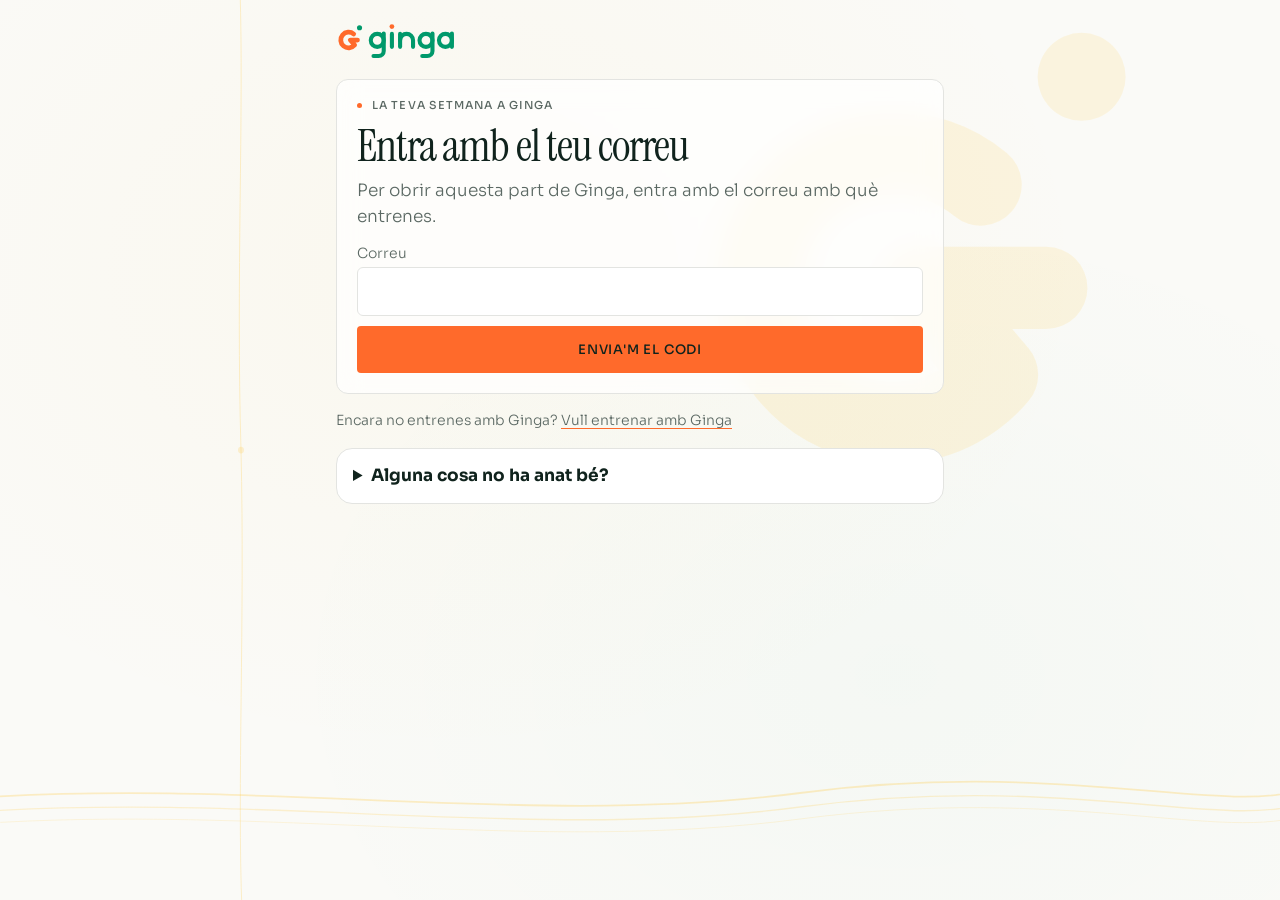
<file: apnea/index.html>
<!doctype html>
<html lang="ca">
<head>
<meta charset="utf-8">
<script src="../porta.js"></script>   <!-- només hi entra qui té accés (àrea o enllaç signat) -->
<script src="../informe.js"></script>   <!-- «Què no ha anat bé?» i el seu registre -->
<link rel="icon" type="image/svg+xml" href="https://gingacoach.com/icona.svg">
<meta name="viewport" content="width=device-width,initial-scale=1,viewport-fit=cover">
<meta name="robots" content="noindex">
<meta name="referrer" content="strict-origin-when-cross-origin">
<meta name="theme-color" content="#10231D">
<title>Ginga Apnea</title>
<link rel="preconnect" href="https://fonts.googleapis.com">
<link rel="preconnect" href="https://fonts.gstatic.com" crossorigin>
<link rel="stylesheet" href="https://fonts.googleapis.com/css2?family=Instrument+Serif:ital@0;1&family=Sora:wght@300;400;500;600;700&display=swap">
<style>
/* Apnea en sec (només per a en Joan i uns companys apneistes; no l'enllaça cap correu). Les taules de CO2 i d'O2
   amb la marca de cadascú (desada només en aquest mòbil), la marca, la respiració lenta i la preparació, que s'obre
   al reproductor de força. Les dades són a sessions.json, que es fa des d'apnea/apnea.yaml (python -m apnea); la veu,
   a veu/<idioma>/ (python -m apnea.veu); la música, a ../musica.js. Mateixa identitat que el reproductor. */
:root {
  --bg: #FAFAF7; --card: #FFFFFF; --fg: #10231D; --muted: #5B6863; --line: #E3E4E1;
  --accent: #FF6A2B; --accent-fg: #10231D; --ok: #00996B; --tag: #FFE4D3;
  --card-glass: rgba(255,255,255,0.72);
  color-scheme: light;
}
@media (prefers-color-scheme: dark) {
  :root:not([data-theme="light"]) {
    --bg: #10231D; --card: #1A2C26; --fg: #F0EDE8; --muted: #969C97; --line: #24352F;
    --accent: #FF6A2B; --accent-fg: #10231D; --ok: #2DBF8C; --tag: #1D3A31;
    --card-glass: rgba(26,44,38,0.72); color-scheme: dark;
  }
}
:root[data-theme="dark"] {
  --bg: #10231D; --card: #1A2C26; --fg: #F0EDE8; --muted: #969C97; --line: #24352F;
  --accent: #FF6A2B; --accent-fg: #10231D; --ok: #2DBF8C; --tag: #1D3A31;
  --card-glass: rgba(26,44,38,0.72); color-scheme: dark;
}
* { box-sizing: border-box; }
html, body { margin: 0; }
body {
  background: var(--bg); color: var(--fg); font: 16px/1.45 var(--display);
  padding: env(safe-area-inset-top, 0px) 16px calc(env(safe-area-inset-bottom, 0px) + 24px);
}
main { max-width: 560px; margin: 0 auto; display: grid; gap: 16px; padding-block: 16px; }
main > *, .llista > *, .card > * { min-width: 0; }
[hidden] { display: none !important; }
h1 { font-size: 1.9rem; line-height: 1.1; font-weight: 900; letter-spacing: -.01em; margin: 0; text-wrap: balance; }
h2 { font-size: 1.15rem; line-height: 1.25; font-weight: 800; margin: 0; }
h3 { font-size: 1.05rem; line-height: 1.25; font-weight: 800; margin: 0; }
p { margin: 0; }
.eyebrow { font-size: .78rem; text-transform: uppercase; letter-spacing: .08em; color: var(--muted); font-weight: 700; }
.muted { color: var(--muted); }
.lockup { display: block; height: auto; width: 116px; }
.lockup .lk-g, .lockup .lk-t { fill: none; stroke-linecap: round; stroke-linejoin: round; }
.lockup .lk-g { stroke: var(--accent); stroke-width: 28; }
.lockup .lk-t { stroke: #00996B; stroke-width: 24; }
.lockup .lk-p { fill: #00996B; }
.lockup .lk-i { fill: var(--accent); }
.bloc { background: var(--card-glass); -webkit-backdrop-filter: blur(12px); backdrop-filter: blur(12px); border: 1px solid var(--line); border-radius: 18px; padding: 16px; display: grid; gap: 12px; }
.avis { background: var(--tag); border-radius: 14px; padding: 12px 14px; font-size: .93rem; display: grid; gap: 4px; }
.avis strong { font-weight: 800; }
.fila { display: grid; grid-template-columns: 1fr 1fr; gap: 10px; }
.marca { display: flex; gap: 10px; align-items: center; flex-wrap: wrap; }
.temps { display: inline-flex; align-items: center; gap: 6px; font-weight: 700; color: var(--muted); }
.temps input, .camp .temps input { font: 800 1.4rem var(--display); width: 3.6ch; padding: 8px 4px; border-radius: 12px;
  border: 1.5px solid var(--line); background: var(--bg); color: var(--fg); text-align: center; }
.temps input:focus-visible, .camp .temps input:focus-visible { outline: 3px solid var(--ok); outline-offset: 2px; }
.tria { display: grid; grid-template-columns: repeat(3, 1fr); gap: 6px; background: var(--bg); border-radius: 14px; padding: 4px;
  border: 1px solid var(--line); }
.tria button { appearance: none; border: 0; background: transparent; color: var(--fg); border-radius: 10px; padding: 10px 4px;
  font: 800 .92rem/1.15 var(--display); cursor: pointer; }
.tria button[aria-pressed="true"] { background: var(--accent); color: var(--accent-fg); }
table { width: 100%; border-collapse: collapse; font-variant-numeric: tabular-nums; }
th, td { text-align: left; padding: 7px 4px; border-bottom: 1px solid var(--line); }
th { font-size: .78rem; text-transform: uppercase; letter-spacing: .06em; color: var(--muted); font-weight: 700; }
td:first-child, th:first-child { width: 2.5em; color: var(--muted); }
td.ag { font-weight: 800; }
.llista { display: grid; gap: 10px; }
.card { background: var(--bg); border: 1px solid var(--line); border-radius: 14px; padding: 12px 14px;
  display: grid; grid-template-columns: 28px 1fr auto; gap: 4px 12px; align-items: start; }
.num { width: 28px; height: 28px; border-radius: 50%; background: var(--ok); color: #fff;
  font-weight: 900; display: grid; place-items: center; font-size: .95rem; grid-row: span 3; }
.card .eyebrow { grid-column: 2; }
.card h3 { grid-column: 2; }
.card .muted { grid-column: 2 / 4; font-size: .9rem; }
.pauta { grid-column: 3; grid-row: 1 / 3; font-weight: 800; white-space: nowrap; font-size: .88rem; }
.canvia { grid-column: 2 / 4; justify-self: start; appearance: none; background: none; border: 0; padding: 4px 0;
  color: var(--ok); font: 700 .9rem var(--display); cursor: pointer; }
.btn { appearance: none; border: 0; border-radius: 14px; font: 800 1.05rem/1 var(--display); letter-spacing: .04em;
  text-transform: uppercase; padding: 18px 16px; width: 100%; cursor: pointer; background: var(--accent);
  color: var(--accent-fg); text-align: center; text-decoration: none; display: block; }
.btn.sec { background: transparent; color: var(--fg); border: 1.5px solid var(--line); }
.btn.petit { padding: 10px 14px; font-size: .9rem; width: auto; }
.btn:disabled { opacity: .45; cursor: not-allowed; }
.btn:focus-visible, button:focus-visible { outline: 3px solid var(--ok); outline-offset: 2px; }
.opcions { display: flex; align-items: center; gap: 8px; flex-wrap: wrap; }
.opcions button { appearance: none; border: 1.5px solid var(--line); background: transparent; color: var(--fg);
  border-radius: 999px; padding: 8px 14px; font: 700 .9rem var(--display); cursor: pointer; }
.opcions button[aria-pressed="true"] { background: var(--accent); border-color: var(--accent); color: var(--accent-fg); }
.nota { font-size: .9rem; }
.tot { display: contents; }
.check { display: grid; grid-template-columns: auto 1fr; gap: 10px; align-items: start; font-size: .95rem; }
.check input { width: 22px; height: 22px; margin: 2px 0 0; accent-color: var(--ok); }
.camp { display: grid; gap: 6px; font-weight: 700; font-size: .95rem; }
.camp input, .camp select { font: 700 1.05rem var(--display); padding: 10px 12px; border-radius: 12px;
  border: 1.5px solid var(--line); background: var(--bg); color: var(--fg); }
.opcions label { display: inline-flex; gap: 6px; align-items: center; font-weight: 700; }
.peu { font-size: .85rem; }

/* el reproductor de la taula: pantalla sencera, fosca i tranquil·la */
.jugador { position: fixed; inset: 0; z-index: 10; background: #0C1C17; color: #F0EDE8;
  display: grid; grid-template-rows: auto 1fr auto; padding: calc(env(safe-area-inset-top, 0px) + 16px) 16px
  calc(env(safe-area-inset-bottom, 0px) + 20px); }
.j-dalt { display: flex; justify-content: space-between; align-items: center; gap: 12px; max-width: 560px; width: 100%; margin: 0 auto; }
.j-dalt .eyebrow { color: #A6B4AC; }
.j-dalt button { flex: none; white-space: nowrap; appearance: none; background: transparent; color: #F0EDE8; border: 1.5px solid #284239; border-radius: 999px;
  padding: 8px 14px; font: 700 .85rem var(--display); cursor: pointer; }
.j-mig { display: grid; place-items: center; align-content: center; gap: 18px; text-align: center; }
.j-cercle { position: relative; width: min(72vw, 320px); aspect-ratio: 1; display: grid; place-items: center; }
.j-cercle svg { position: absolute; inset: 0; width: 100%; height: 100%; transform: rotate(-90deg); }
.j-pulmo { position: absolute; inset: 12%; border-radius: 50%; background: radial-gradient(circle at 50% 40%, rgba(45,191,140,.55), rgba(45,191,140,.12) 70%);
  transform: scale(.6); will-change: transform; }
.aguanta .j-pulmo { background: radial-gradient(circle at 50% 40%, rgba(255,106,43,.42), rgba(255,106,43,.08) 70%); }
.j-text { position: relative; display: grid; gap: 2px; }
.j-fase { font-size: 1.5rem; font-weight: 900; letter-spacing: .02em; }
.j-temps { font-size: 3.4rem; font-weight: 900; line-height: 1; font-variant-numeric: tabular-nums; }
.j-sub { color: #A6B4AC; font-size: 1rem; min-height: 1.45em; }
.j-seg { color: #A6B4AC; font-size: .95rem; min-height: 1.45em; }
.j-baix { display: grid; gap: 10px; max-width: 560px; width: 100%; margin: 0 auto; }
.j-baix .btn.sec { color: #F0EDE8; border-color: #284239; }
.j-resultat { display: grid; gap: 10px; }
@media (prefers-reduced-motion: reduce) { .j-pulmo { transition: none; } }
</style>
<link rel="stylesheet" href="../marca.css">
</head>
<body>
<main>
  <header>
    <svg class="lockup" viewBox="-12 -16 704 208" role="img" aria-label="ginga"><path class="lk-g" d="M91.6 42.8 A46 46 0 1 0 97.2 107.6 L72 78 L114 78"/><circle class="lk-p" cx="126" cy="6" r="15"/><g class="lk-t" transform="translate(180,30)"><circle cx="50" cy="50" r="38"/><path d="M88 10 V112 A30 30 0 0 1 58 142 H28"/><path d="M136 12 V88"/><path d="M184 88 V12"/><path d="M184 50 A38 38 0 0 1 260 50 V88"/><circle cx="336" cy="50" r="38"/><path d="M374 10 V112 A30 30 0 0 1 344 142 H314"/><circle cx="450" cy="50" r="38"/><path d="M488 10 V88"/></g><circle class="lk-i" cx="316" cy="-1" r="14"/></svg>
  </header>

  <section>
    <div class="eyebrow" id="data">Apnea en sec</div>
    <h1>Apnea en sec</h1>
    <p class="muted" style="margin-top:8px">Taules de CO2 i d'O2 amb la teva marca, respiració lenta i una preparació
      per obrir el tòrax. Amb veu guia i música.</p>
  </section>

  <div class="avis" role="note">
    <span><strong>Només en sec, assegut o estirat.</strong> Mai a l'aigua (tampoc a la banyera), dret ni conduint.</span>
    <span><strong>Sense hiperventilar:</strong> respira tranquil abans d'aguantar. Si notes formigueig, mareig o que la
      vista s'estreny, respira i para.</span>
  </div>

  <section class="bloc" id="alta" hidden aria-labelledby="t-alta">
    <h2 id="t-alta">Abans de començar</h2>
    <p class="muted nota">Només el primer cop. Es desa al teu enllaç i no t'ho tornarem a preguntar.</p>
    <label class="camp" for="alta-nom">Nom i cognoms
      <input id="alta-nom" autocomplete="name" maxlength="80" placeholder="Nom Cognom Cognom"></label>
    <label class="check"><input type="checkbox" id="alta-declaracio">
      <span>Ho faré en sec, assegut o estirat: mai a l'aigua, dret ni conduint, i sense hiperventilar. Si tinc algun
        problema de cor o de pressió, ho parlaré abans amb el metge.</span></label>
    <div class="camp"><span>La teva marca en sec, si la saps (si no, la mesures després)</span>
      <span class="temps" id="alta-marca"><input id="alta-marca-min" inputmode="numeric" pattern="[0-9]*" maxlength="2" autocomplete="off" placeholder="2" aria-label="Minuts"><span>min</span><input id="alta-marca-seg" inputmode="numeric" pattern="[0-9]*" maxlength="2" autocomplete="off" placeholder="30" aria-label="Segons"><span>s</span></span></div>
    <label class="camp" for="alta-dies">Quants dies a la setmana vols fer taules?
      <select id="alta-dies"><option value="2">2 dies</option><option value="3" selected>3 dies</option><option value="4">4 dies</option></select></label>
    <div class="opcions" role="radiogroup" aria-label="Veu guia">
      <span class="eyebrow">Veu guia</span>
      <label><input type="radio" name="alta-veu" value="ca" checked> Català</label>
      <label><input type="radio" name="alta-veu" value="en"> English</label>
      <label><input type="radio" name="alta-veu" value="no"> Sense veu</label>
    </div>
    <p class="nota" id="alta-error" role="alert" style="color:var(--accent)"></p>
    <button class="btn" type="button" id="alta-envia">Comença</button>
  </section>

  <div id="tot" class="tot">
  <section class="bloc" aria-labelledby="t-marca">
    <h2 id="t-marca">La teva marca</h2>
    <div class="marca">
      <span class="temps" id="marca"><input id="marca-min" inputmode="numeric" pattern="[0-9]*" maxlength="2" autocomplete="off" placeholder="2" aria-label="Minuts"><span>min</span><input id="marca-seg" inputmode="numeric" pattern="[0-9]*" maxlength="2" autocomplete="off" placeholder="30" aria-label="Segons"><span>s</span></span>
      <button class="btn sec petit" type="button" id="desa-marca">Desa</button>
      <button class="btn sec petit" type="button" id="mesura">Mesura-la</button>
    </div>
    <p class="muted nota" id="marca-txt">L'apnea més llarga que fas en sec, ara.</p>
    <p class="muted nota" id="historial" hidden></p>
    <p class="muted nota" id="desat"></p>
  </section>

  <section class="bloc" aria-labelledby="t-avui">
    <h2 id="t-avui">Què fem avui</h2>
    <div class="tria" role="group" aria-label="Què fem avui">
      <button type="button" data-mode="co2" aria-pressed="true">Taula de CO2</button>
      <button type="button" data-mode="o2" aria-pressed="false">Taula d'O2</button>
      <button type="button" data-mode="lenta" aria-pressed="false">Respiració lenta</button>
    </div>
    <p id="per-a"></p>
    <table id="taula" hidden>
      <thead><tr><th>#</th><th>Respira</th><th>Aguanta</th></tr></thead>
      <tbody id="files"></tbody>
    </table>
    <p class="muted nota" id="resum"></p>
    <p class="muted nota" id="avis-avui" hidden></p>
    <button class="btn" type="button" id="comenca">Comença</button>
  </section>

  <section class="bloc" aria-labelledby="t-prep">
    <h2 id="t-prep">Preparació</h2>
    <p class="muted nota" id="prep-intro">Abans de la taula, si vols: obrir el tòrax i les costelles respirant amb el moviment. S'obre al reproductor, amb vídeos, veu i música.</p>
    <div class="llista" id="prep"></div>
    <a class="btn sec" id="obre-prep" href="../">Obre la preparació</a>
  </section>

  <div class="opcions" role="group" aria-label="Veu guia">
    <span class="eyebrow">Veu guia</span>
    <button type="button" data-idioma="ca" aria-pressed="true">Català</button>
    <button type="button" data-idioma="en" aria-pressed="false">English</button>
    <button type="button" data-idioma="no" aria-pressed="false">Sense veu</button>
  </div>
  <div class="opcions" role="group" aria-label="Música">
    <span class="eyebrow">Música</span>
    <button type="button" id="musica-si" aria-pressed="true">Sí</button>
    <button type="button" id="musica-no" aria-pressed="false">No</button>
  </div>

  <p class="muted" id="error" hidden>No s'han pogut carregar les taules. Torna-ho a provar d'aquí a una estona.</p>
  <p class="muted peu">Una taula al dia com a molt, i la de CO2 i la d'O2 en dies diferents. La marca, un dia descansat i com a molt un cop a la setmana. A les taules no es busca el límit: si no arribes, toca «He respirat» i la taula continua.</p>
  </div>
</main>

<div class="jugador" id="jugador" hidden role="dialog" aria-modal="true" aria-labelledby="j-titol">
  <div class="j-dalt">
    <div>
      <div class="eyebrow" id="j-titol"></div>
      <div id="j-serie" style="font-weight:800"></div>
    </div>
    <button type="button" id="j-musica">Música: sí</button>
  </div>
  <div class="j-mig" id="j-mig">
    <div class="j-cercle">
      <svg viewBox="0 0 100 100" aria-hidden="true">
        <circle cx="50" cy="50" r="47" fill="none" stroke="#24352F" stroke-width="2"/>
        <circle id="j-anell" cx="50" cy="50" r="47" fill="none" stroke="#FF6A2B" stroke-width="2.5" stroke-linecap="round"
          stroke-dasharray="295.3" stroke-dashoffset="295.3"/>
      </svg>
      <div class="j-pulmo" id="j-pulmo"></div>
      <div class="j-text" aria-live="polite">
        <div class="j-fase" id="j-fase"></div>
        <div class="j-temps" id="j-temps"></div>
        <div class="j-sub" id="j-sub"></div>
      </div>
    </div>
    <div class="j-seg" id="j-seg"></div>
  </div>
  <div class="j-baix">
    <div class="j-resultat" id="j-resultat" hidden>
      <p id="j-resultat-txt" style="text-align:center;font-weight:800"></p>
      <div class="fila">
        <button class="btn sec" type="button" id="j-no-desis">No la desis</button>
        <button class="btn" type="button" id="j-desa">Desa-la</button>
      </div>
    </div>
    <button class="btn" type="button" id="j-respirat" hidden>He respirat</button>
    <div class="fila" id="j-controls">
      <button class="btn sec" type="button" id="j-surt">Surt</button>
      <button class="btn sec" type="button" id="j-pausa">Pausa</button>
    </div>
  </div>
</div>

<script src="../musica.js"></script>
<script>
(function () {
  "use strict";
  var CLAU_PREP = "ginga-apnea-prep", CLAU_MUSICA = "ginga-musica", MAX_HISTORIAL = 120;
  var PREPARA_S = 12, CICLE_PREPARA = [7, 5], CANVI_COSTAT_S = 5, TITOL_PREP = "Preparació per a l'apnea";
  var NOTA_PREP = "Respira amb el moviment, a poc a poc. Fins a notar tensió, sense dolor.";
  var DIES_CURTS = ["dg", "dl", "dt", "dc", "dj", "dv", "ds"];
  var DIES = ["diumenge", "dilluns", "dimarts", "dimecres", "dijous", "divendres", "dissabte"];
  var MESOS = ["gener", "febrer", "març", "abril", "maig", "juny", "juliol", "agost", "setembre", "octubre", "novembre", "desembre"];

  function $(id) { return document.getElementById(id); }
  function el(tag, cls, text) { var e = document.createElement(tag); if (cls) e.className = cls; if (text != null) e.textContent = text; return e; }
  function llegeix(k) { try { return JSON.parse(localStorage.getItem(k) || "null"); } catch (err) { return null; } }
  function desa(k, v) { try { localStorage.setItem(k, JSON.stringify(v)); } catch (err) {} }
  function dataLlarga(d) {                                 // "dimarts 27 d'octubre"
    var mes = MESOS[d.getMonth()];
    return DIES[d.getDay()] + " " + d.getDate() + (/^[aeiou]/.test(mes) ? " d'" : " de ") + mes;
  }
  function avui() { var d = new Date(); return d.getFullYear() + "-" + ("0" + (d.getMonth() + 1)).slice(-2) + "-" + ("0" + d.getDate()).slice(-2); }
  function diesDes(dia) { return Math.round((new Date(avui() + "T12:00:00") - new Date(dia + "T12:00:00")) / 864e5); }
  function mmss(s) { s = Math.max(0, Math.round(s)); return Math.floor(s / 60) + ":" + ("0" + s % 60).slice(-2); }
  // la marca, en dues caselles (minuts i segons) amb el teclat numèric: el del mòbil no té els dos punts.
  // Buides: "" (no l'ha posada); malament: null; si no, els segons.
  function llegeixTemps(id) {
    var m = $(id + "-min").value.trim(), s = $(id + "-seg").value.trim();
    if (!m && !s) return "";
    if (!/^\d{0,2}$/.test(m) || !/^\d{0,2}$/.test(s) || +s > 59) return null;
    var t = (+m || 0) * 60 + (+s || 0);
    return t >= 20 && t <= 900 ? t : null;
  }
  function posaTemps(id, t) { $(id + "-min").value = Math.floor(t / 60); $(id + "-seg").value = ("0" + t % 60).slice(-2); }
  ["marca", "alta-marca"].forEach(function (id) {             // dels minuts als segons, sol
    $(id + "-min").addEventListener("input", function () {
      var v = this.value;
      if (v.length >= 2 || (v.length === 1 && +v > 1)) $(id + "-seg").focus();
    });
  });
  // el mateix codi que coach/forca.py: JSON en UTF-8, base64url sense "="
  function codi(dades) {
    var bytes = new TextEncoder().encode(JSON.stringify(dades)), bin = "";
    for (var i = 0; i < bytes.length; i++) bin += String.fromCharCode(bytes[i]);
    return btoa(bin).replace(/\+/g, "-").replace(/\//g, "_").replace(/=+$/, "");
  }

  // L'estat de cadascú: el formulari del primer dia (alta), la marca ({ s, dia }) i les d'abans (marques), el que ha
  // fet (fetes: { dia, t, curtes }), i l'idioma, la música i què fa avui; ts, quan ha canviat. Amb l'enllaç personal
  // (#k=<pseudònim>.apnea&g=<signatura>, el fa python -m apnea enllac) es desa també al Worker i es troba a qualsevol
  // mòbil; si no, només en aquest. Quan es carrega, mana el més nou dels dos.
  var personal = (function () {
    var p = new URLSearchParams((location.hash || "").slice(1)), k = p.get("k") || "", g = p.get("g") || "";
    return /^[0-9a-f]{16}\.apnea$/.test(k) && /^[A-Za-z0-9_-]{43}$/.test(g) ? { k: k, g: g } : null;
  })();
  var CLAU = personal ? "ginga-apnea:" + personal.k : "ginga-apnea";
  var DESAT = "Es desa al teu enllaç: obre'l a qualsevol mòbil i hi trobaràs la marca i el que has fet.";
  function net(e) { e = e && typeof e === "object" ? e : {}; e.marques = e.marques || []; e.fetes = e.fetes || []; return e; }
  var estat = net(llegeix(CLAU));
  var dades = null, mode, marca, idioma, musicaSi = true;
  try { musicaSi = localStorage.getItem(CLAU_MUSICA) !== "no"; } catch (err) {}
  function deEstat() {
    mode = estat.mode || "co2"; marca = estat.marca || null; idioma = estat.idioma || "ca";
    if (estat.musica != null) musicaSi = estat.musica;
  }
  deEstat();
  function guarda() {
    estat.mode = mode; estat.idioma = idioma; estat.musica = musicaSi;
    if (marca) estat.marca = marca;
    estat.marques = estat.marques.slice(-MAX_HISTORIAL); estat.fetes = estat.fetes.slice(-MAX_HISTORIAL);
    estat.ts = new Date().toISOString();
    desa(CLAU, estat);
    envia();
  }
  function fet(t, curtes) { estat.fetes.push({ dia: avui(), t: t, curtes: curtes || 0 }); }
  function darrera(t) {
    for (var i = estat.fetes.length - 1; i >= 0; i--) if (estat.fetes[i].t === t) return estat.fetes[i].dia;
    return null;
  }

  // ---- el Worker (../config.json diu on és, com a la pàgina de sol·licituds) ----------------------------------------
  var worker = null, idEnvia = null, llegit = !personal;
  function pintaDesat(text) { $("desat").textContent = text; }
  function envia() {
    if (!personal || !worker) return;
    clearTimeout(idEnvia);
    idEnvia = setTimeout(function () {
      fetch(worker + "/apnea", { method: "POST", headers: { "content-type": "application/json" },
                                 body: JSON.stringify({ k: personal.k, g: personal.g, dades: estat }) })
        .then(function (r) { if (!r.ok) throw new Error(r.status); return r.json(); })
        .then(function (r) { if (r.ts) { estat.ts = r.ts; desa(CLAU, estat); } pintaDesat(DESAT); })
        .catch(function () { pintaDesat("Sense connexió: es desa en aquest mòbil i s'enviarà la pròxima vegada."); });
    }, 800);
  }
  function connecta() {
    if (!personal) return pintaDesat("Es desa només en aquest mòbil.");
    pintaDesat("Carregant les teves dades…");
    fetch("../config.json", { cache: "no-store" }).then(function (r) { return r.json(); }).then(function (c) {
      worker = c && c.worker;
      if (!worker) throw new Error("worker");
      return fetch(worker + "/apnea?k=" + encodeURIComponent(personal.k) + "&g=" + encodeURIComponent(personal.g));
    }).then(function (r) { if (!r.ok) throw new Error(r.status); return r.json(); }).then(function (s) {
      if (s && s.ts && !(estat.ts && estat.ts > s.ts)) {            // el del Worker és més nou (o és el primer cop aquí)
        var abans = idioma;
        estat = net(s); desa(CLAU, estat); deEstat();
        if (idioma !== abans) carregaIndex();
        pintaDesat(DESAT);
      } else if (estat.ts) envia();                                  // el d'aquest mòbil és més nou: el puja
      else pintaDesat(DESAT);
    }).catch(function () {
      pintaDesat("No s'han pogut llegir les teves dades: de moment, les d'aquest mòbil.");
    }).then(function () { llegit = true; pintaTot(); });
  }
  function pintaTot() { pintaAlta(); pintaMarca(); pintaAvui(); pintaOpcions(); enllacPrep(); }

  // ---- el primer cop: el formulari (alta). Sense acceptar l'avís de seguretat no es pot començar. -----------------
  function pintaAlta() {
    var a = estat.alta || {}, cal = personal && llegit && !(a.declaracio && a.nom);   // el nom, també als d'abans
    $("alta").hidden = !cal; $("tot").hidden = !!cal || (personal && !llegit);
    if (cal && marca) posaTemps("alta-marca", marca.s);
    if (cal && a.dies) $("alta-dies").value = String(a.dies);
    var d = new Date();
    $("data").textContent = (a.nom ? a.nom : "Apnea en sec") + " · " + dataLlarga(d);
  }
  $("alta-envia").addEventListener("click", function () {
    var nom = $("alta-nom").value.trim().replace(/\s+/g, " "), s = llegeixTemps("alta-marca"), dies = +$("alta-dies").value;
    if (nom.length < 3 || nom.indexOf(" ") < 0) return ($("alta-error").textContent = "Escriu el teu nom i cognoms.");
    if (!$("alta-declaracio").checked) return ($("alta-error").textContent = "Cal que ho llegeixis i ho marquis per començar.");
    if (s === null) return ($("alta-error").textContent = "La marca, en minuts i segons (entre 0:20 i 15:00), o deixa-la en blanc.");
    $("alta-error").textContent = "";
    estat.alta = { dia: (estat.alta && estat.alta.dia) || avui(), declaracio: true, dies: dies, nom: nom };
    if (s) novaMarca(s);
    var v = document.querySelector("[name=alta-veu]:checked");
    if (v) idioma = v.value;
    guarda(); carregaIndex(); pintaTot(); window.scrollTo(0, 0);
  });

  var d0 = new Date();
  $("data").textContent = "Apnea en sec · " + dataLlarga(d0);

  // ---- la marca -------------------------------------------------------------------------------------------------
  function dataCurta(dia) { var d = new Date(dia + "T12:00:00"); return d.getDate() + "/" + (d.getMonth() + 1); }
  function pintaMarca() {
    if (marca && marca.s) {
      posaTemps("marca", marca.s);
      var fa = marca.dia ? diesDes(marca.dia) : null, ultima = darrera("marca"), des = ultima ? diesDes(ultima) : 99;
      $("marca-txt").textContent = "Les taules es fan amb aquesta marca" + (fa != null ? " (" + (fa === 0 ? "d'avui" : fa === 1 ? "d'ahir" : "de fa " + fa + " dies") + ")" : "") + "." +
        (des < 7 ? " La pròxima vegada que la busquis, d'aquí a " + (7 - des) + (7 - des === 1 ? " dia" : " dies") + " com a mínim." : "");
    }
    var marques = estat.marques.slice(-5).map(function (m) { return mmss(m.s) + " (" + dataCurta(m.dia) + ")"; });
    var NOMS = { co2: "CO2", o2: "O2", lenta: "respiració", marca: "marca" };
    var setmana = estat.fetes.filter(function (f) { return diesDes(f.dia) < 7; });
    var taules = setmana.filter(function (f) { return f.t === "co2" || f.t === "o2"; }).length;
    var text = (marques.length > 1 ? "Les teves marques: " + marques.join(" · ") + ". " : "") +
      (setmana.length ? "Els últims 7 dies: " + setmana.map(function (f) {
        return NOMS[f.t] + " " + DIES_CURTS[new Date(f.dia + "T12:00:00").getDay()];
      }).join(", ") + "." : "") +
      (estat.alta && estat.alta.dies ? " Taules: " + taules + " de " + estat.alta.dies + "." : "");
    $("historial").textContent = text.trim(); $("historial").hidden = !text.trim();
  }
  function novaMarca(s) {
    if (marca && marca.s === s) return;
    marca = { s: s, dia: avui() };
    estat.marques.push({ s: s, dia: marca.dia });
  }
  $("desa-marca").addEventListener("click", function () {
    var s = llegeixTemps("marca");
    if (!s) { $("marca-txt").textContent = "Escriu-la en minuts i segons, entre 0:20 i 15:00."; return; }
    novaMarca(s); guarda(); pintaMarca(); pintaAvui();
  });
  $("marca-seg").addEventListener("keydown", function (ev) { if (ev.key === "Enter") $("desa-marca").click(); });

  // ---- què fem avui ---------------------------------------------------------------------------------------------
  function taula() { return dades && dades.taules.filter(function (t) { return t.clau === mode; })[0]; }
  function aguanta(a) { return Math.max(15, Math.round(a * marca.s / 5) * 5); }
  function durada(passos) { return passos.reduce(function (t, p) { return t + (p.s || 0); }, 0); }
  function pintaAvui() {
    Array.prototype.forEach.call(document.querySelectorAll(".tria button"), function (b) {
      b.setAttribute("aria-pressed", b.getAttribute("data-mode") === mode ? "true" : "false");
    });
    if (!dades) return;
    var t = taula(), files = $("files");
    var feta = estat.fetes.filter(function (f) { return f.dia === avui() && (f.t === "co2" || f.t === "o2"); }).pop();
    files.textContent = "";
    $("taula").hidden = !t || !marca;
    if (!t) {
      var l = dades.lenta;
      $("per-a").textContent = "Inspira pel nas en " + l.inspira + " temps i deixa anar l'aire en " + l.expira + ": " +
        (60 / (l.inspira + l.expira)) + " respiracions per minut, sense apnees. Per relaxar-te, o abans de la taula.";
      $("resum").textContent = l.minuts + " minuts.";
      $("comenca").disabled = false;
    } else {
      $("per-a").textContent = t.per_a;
      if (!marca) {
        $("resum").textContent = "Primer, la teva marca: escriu-la a dalt o mesura-la.";
        $("comenca").disabled = true;
      } else {
        t.series.forEach(function (s, i) {
          var tr = el("tr");
          tr.appendChild(el("td", null, String(i + 1)));
          tr.appendChild(el("td", null, mmss(s.r)));
          tr.appendChild(el("td", "ag", mmss(aguanta(s.a))));
          files.appendChild(tr);
        });
        $("resum").textContent = t.series.length + " apnees, uns " + Math.round(durada(passos(mode)) / 60) + " minuts.";
        $("comenca").disabled = false;
      }
    }
    var avis = "";
    if (t && feta) avis = "Avui ja has fet la " + (feta.t === "co2" ? "taula de CO2" : "taula d'O2") + ": una al dia.";
    $("avis-avui").textContent = avis; $("avis-avui").hidden = !avis;
  }
  Array.prototype.forEach.call(document.querySelectorAll(".tria button"), function (b) {
    b.addEventListener("click", function () { mode = b.getAttribute("data-mode"); guarda(); pintaAvui(); });
  });

  // ---- veu guia i música ----------------------------------------------------------------------------------------
  function pintaOpcions() {
    Array.prototype.forEach.call(document.querySelectorAll("[data-idioma]"), function (b) {
      b.setAttribute("aria-pressed", b.getAttribute("data-idioma") === idioma ? "true" : "false");
    });
    $("musica-si").setAttribute("aria-pressed", musicaSi ? "true" : "false");
    $("musica-no").setAttribute("aria-pressed", musicaSi ? "false" : "true");
    $("j-musica").textContent = "Música: " + (musicaSi ? "sí" : "no");
  }
  Array.prototype.forEach.call(document.querySelectorAll("[data-idioma]"), function (b) {
    b.addEventListener("click", function () {
      idioma = b.getAttribute("data-idioma");
      guarda(); carregaIndex(); pintaOpcions(); enllacPrep();
    });
  });
  function posaMusica(si) {
    musicaSi = si;
    try { localStorage.setItem(CLAU_MUSICA, si ? "si" : "no"); } catch (err) {}   // el reproductor també la mira
    guarda();
    if (!si && musica) musica.atura(1);
    if (si && jugant) engegaMusica();
    pintaOpcions();
  }
  $("musica-si").addEventListener("click", function () { posaMusica(true); });
  $("musica-no").addEventListener("click", function () { posaMusica(false); });
  $("j-musica").addEventListener("click", function () { posaMusica(!musicaSi); });

  // Les frases són mp3 gravats (apnea/veu.py): veu/<idioma>/index.json diu quin fitxer és cada clau. Sonen per
  // l'AudioContext, que el toc de Comença desbloqueja. El que s'ha de dir abans que hagi arribat l'índex, es diu
  // quan arriba (pendent). Sense veu, o sense la frase gravada, una campaneta (CAMPANETA).
  var audio = null, frases = null, carpetaVeu = "", silenci = 0, sons = {}, font = null, torn = 0, musica = null, pendent = null;
  var RESPIRA = [523.25, 659.25];
  var CAMPANETA = { aguanta: [392], respira: RESPIRA, recupera: RESPIRA, respira_ultima: RESPIRA, marca_final: RESPIRA,
                    prepara: [783.99], deu: [880], taula_final: [523.25, 659.25, 783.99], lenta_final: RESPIRA };
  function campaneta(clau) {
    var notes = CAMPANETA[clau];
    if (!notes || !audio) return;
    notes.forEach(function (f, i) {
      var o = audio.createOscillator(), g = audio.createGain(), t = audio.currentTime + i * 0.35;
      o.type = "sine"; o.frequency.value = f;
      g.gain.setValueAtTime(0, t); g.gain.linearRampToValueAtTime(0.22, t + 0.02);
      g.gain.exponentialRampToValueAtTime(0.0001, t + 2.2);
      o.connect(g); g.connect(audio.destination); o.start(t); o.stop(t + 2.3);
    });
  }
  function carregaIndex() {
    frases = null; sons = {};
    if (idioma === "no") return;
    var carpeta = "veu/" + idioma + "/", meu = idioma;
    function llest(fr, sil) {
      if (meu !== idioma) return;
      frases = fr; silenci = sil; carpetaVeu = carpeta;
      precarrega();
      if (pendent && jugant && !jugant.pausat) { var c = pendent; pendent = null; diu(c); }
    }
    fetch(carpeta + "index.json").then(function (r) { if (!r.ok) throw new Error(r.status); return r.json(); })
      .then(function (ix) { llest(ix.frases || {}, ix.silenci || 0); }, function () { llest({}, 0); });
  }
  function precarrega() {                                  // les frases de la pàgina (les ex-, només al reproductor)
    if (!audio || !frases) return;
    Object.keys(frases).forEach(function (k) { if (k.indexOf("ex-") !== 0) carrega(k, function () {}); });
  }
  function preparaSo() {
    try { audio = audio || new (window.AudioContext || window.webkitAudioContext)(); audio.resume(); } catch (err) {}
    precarrega();
  }
  function carrega(k, fet) {
    if (sons[k] || !audio || !frases || !frases[k]) return fet(sons[k] || null);
    fetch(carpetaVeu + frases[k].f).then(function (r) { if (!r.ok) throw new Error(r.status); return r.arrayBuffer(); })
      .then(function (b) { audio.decodeAudioData(b, function (s) { sons[k] = s; fet(s); }, function () { fet(null); }); })
      .catch(function () { fet(null); });
  }
  function calla() {
    pendent = null;
    torn++;
    if (font) { try { font.onended = null; font.stop(); } catch (err) {} font = null; }
    if (musica) musica.atenua(false);
  }
  function diu(claus) {
    pendent = null;
    if (!audio) return;
    if (idioma === "no") return campaneta(claus[0]);
    if (!frases) { pendent = claus; return; }
    calla();
    var meu = torn;
    (function seguent(n) {
      if (meu !== torn || n >= claus.length) return;
      carrega(claus[n], function (s) {
        if (meu !== torn) return;
        if (!s) { campaneta(claus[n]); return seguent(n + 1); }
        font = audio.createBufferSource(); font.buffer = s; font.connect(audio.destination);
        if (musica) musica.atenua(true);
        font.onended = function () { font = null; if (musica && n + 1 >= claus.length) musica.atenua(false); seguent(n + 1); };
        font.start(0, 0, Math.max(0.2, s.duration - silenci));
      });
    })(0);
  }
  function engegaMusica() {
    if (!musicaSi || !audio || !window.GingaMusica) return;
    musica = musica || window.GingaMusica(audio);
    musica.engega();
  }

  // ---- el reproductor de la taula -------------------------------------------------------------------------------
  // Els passos: respira (s), aguanta (s; null a la marca: compta endavant fins que toques «He respirat») i lenta (s).
  function passos(m) {
    if (m === "marca") return [{ t: "respira", s: dades.marca.respira }, { t: "aguanta", s: null }];
    if (m === "lenta") return [{ t: "lenta", s: dades.lenta.minuts * 60 }];
    var surt = [];
    taula().series.forEach(function (s) { surt.push({ t: "respira", s: s.r }, { t: "aguanta", s: aguanta(s.a) }); });
    return surt;
  }
  var jugant = null, idTick = null, bloqueig = null, nRelaxa = 0;
  // jugant: { mode, passos, k, t0, pausat, dits, curtes, apnees }
  function ara() { return performance.now(); }
  function passat() { return ((jugant.pausat || ara()) - jugant.t0) / 1000; }
  function mantenEncesa() {
    try { if (navigator.wakeLock && !bloqueig) navigator.wakeLock.request("screen").then(function (b) { bloqueig = b; b.addEventListener("release", function () { bloqueig = null; }); }, function () {}); } catch (err) {}
  }
  document.addEventListener("visibilitychange", function () { if (!document.hidden && jugant) mantenEncesa(); });

  function comenca(m) {
    preparaSo(); engegaMusica(); mantenEncesa();
    var ps = passos(m);
    jugant = { mode: m, passos: ps, k: -1, t0: 0, pausat: null, dits: {}, curtes: 0,
               apnees: ps.filter(function (p) { return p.t === "aguanta"; }).length };
    $("j-titol").textContent = m === "marca" ? "La teva marca" : m === "lenta" ? "Respiració lenta" : taula().nom;
    $("j-resultat").hidden = true; $("j-controls").hidden = false; $("j-pausa").textContent = "Pausa";
    $("jugador").hidden = false; document.body.style.overflow = "hidden";
    entra(0);
    clearInterval(idTick); idTick = setInterval(avanca, 200);
    requestAnimationFrame(dibuixa);
  }
  function entra(k) {
    var j = jugant, p = j.passos[k], ultimaRespira = j.mode !== "marca" && k === j.passos.length - 2;
    j.k = k; j.t0 = ara(); j.pausat = null; j.dits = {};
    var nApnea = j.passos.slice(0, k + 1).filter(function (x) { return x.t === "aguanta"; }).length;
    $("j-serie").textContent = j.mode === "lenta" ? "" : j.mode === "marca" ? (p.t === "respira" ? "Respiració tranquil·la" : "Fins on puguis, sense forçar")
      : "Apnea " + Math.max(1, p.t === "respira" ? nApnea + 1 : nApnea) + " de " + j.apnees;
    var seg = j.passos[k + 1];
    $("j-seg").textContent = seg && seg.t === "aguanta" ? (seg.s ? "Després: aguanta " + mmss(seg.s) : "Després: aguanta fins on puguis")
      : seg ? "Després: respira " + mmss(seg.s) : "";
    $("j-respirat").hidden = p.t !== "aguanta";
    $("j-mig").classList.toggle("aguanta", p.t === "aguanta");
    if (p.t === "aguanta") return diu(["aguanta"]);
    if (p.t === "lenta") return diu(["lenta_inici"]);
    if (k === 0) return diu([j.mode === "marca" ? "marca_inici" : "taula_inici"]);
    diu([ultimaRespira ? "respira_ultima" : p.s >= 45 ? "recupera" : "respira"]);
  }
  function un(clau, dir) { if (!jugant.dits[clau]) { jugant.dits[clau] = true; diu(dir || [clau]); } }
  function avanca() {
    var j = jugant;
    if (!j || j.pausat || j.k < 0 || j.acabat) return;
    var p = j.passos[j.k], t = passat(), queda = p.s != null ? p.s - t : null;
    if (p.t === "respira" && p.s >= 15 && queda <= PREPARA_S) un("prepara");
    if (p.t === "aguanta" && p.s != null) {
      if (p.s >= 40 && t >= p.s / 2) un("relaxa", [["relaxa_1", "relaxa_2", "relaxa_3"][nRelaxa++ % 3]]);
      if (p.s >= 30 && queda <= 10) un("deu");
    }
    if (p.t === "aguanta" && p.s == null) {                                     // la marca: una frase cada 45 s
      var n = Math.floor(t / 45);
      if (n > 0) un("relaxa" + n, [["relaxa_1", "relaxa_2", "relaxa_3"][(n - 1) % 3]]);
    }
    if (p.t === "lenta") {                                                      // inspira i expira, els 3 primers cicles
      var l = dades.lenta, cicle = l.inspira + l.expira, c = Math.floor(t / cicle), dins = t - c * cicle;
      if (c < 3 && t > 6) { if (dins < l.inspira) un("i" + c, ["inspira"]); else un("e" + c, ["expira"]); }
    }
    if (queda != null && queda <= 0) seguent(false);
  }
  function seguent(aviat) {
    var j = jugant, p = j.passos[j.k];
    if (p.t === "aguanta" && j.mode === "marca") return resultatMarca(passat());
    if (p.t === "aguanta" && aviat) j.curtes++;
    if (j.k + 1 < j.passos.length) return entra(j.k + 1);
    acaba();
  }
  function acaba() {
    var j = jugant;
    j.acabat = true; clearInterval(idTick);
    if (j.mode === "lenta") diu(["lenta_final"]); else diu(["taula_final"]);
    fet(j.mode, j.curtes); guarda(); pintaMarca();
    $("j-fase").textContent = "Fet"; $("j-temps").textContent = "";
    $("j-sub").textContent = j.mode === "lenta" ? "Torna al teu ritme." : j.apnees + " apnees" + (j.curtes ? " (" + j.curtes + (j.curtes === 1 ? " més curta" : " més curtes") + ": cap problema)" : "") + ".";
    $("j-seg").textContent = "Queda't uns minuts respirant tranquil abans d'aixecar-te.";
    $("j-serie").textContent = ""; $("j-respirat").hidden = true; $("j-pausa").hidden = true;
    $("j-surt").textContent = "Tanca";
    $("j-mig").classList.remove("aguanta");
    if (musica) musica.atura(15);
    pintaAvui();
  }
  function resultatMarca(s) {
    var j = jugant;
    j.acabat = true; clearInterval(idTick);
    diu(["marca_final"]);
    j.resultat = Math.round(s);
    fet("marca"); guarda(); pintaMarca();                 // una apnea màxima, la desi o no
    $("j-fase").textContent = "Respira"; $("j-temps").textContent = mmss(j.resultat); $("j-sub").textContent = "";
    $("j-seg").textContent = ""; $("j-respirat").hidden = true; $("j-controls").hidden = true;
    $("j-resultat-txt").textContent = marca ? "La d'abans: " + mmss(marca.s) + "." : "És la primera.";
    $("j-resultat").hidden = false;
    $("j-mig").classList.remove("aguanta");
  }
  function tanca() {
    clearInterval(idTick); calla();
    if (musica) musica.atura(1.5);
    try { if (bloqueig) bloqueig.release(); } catch (err) {}
    jugant = null; $("jugador").hidden = true; document.body.style.overflow = "";
    $("j-pausa").hidden = false; $("j-surt").textContent = "Surt";
  }
  $("j-respirat").addEventListener("click", function () { if (jugant && !jugant.acabat) seguent(true); });
  $("j-pausa").addEventListener("click", function () {
    var j = jugant;
    if (!j || j.acabat) return;
    if (j.pausat) { j.t0 += ara() - j.pausat; j.pausat = null; $("j-pausa").textContent = "Pausa"; }
    else { j.pausat = ara(); calla(); $("j-pausa").textContent = "Continua"; }
  });
  $("j-surt").addEventListener("click", tanca);
  $("j-desa").addEventListener("click", function () {
    novaMarca(jugant.resultat); guarda(); pintaMarca(); pintaAvui(); tanca();
  });
  $("j-no-desis").addEventListener("click", tanca);
  $("comenca").addEventListener("click", function () { if (dades && (mode === "lenta" || marca)) comenca(mode); });
  $("mesura").addEventListener("click", function () {
    if (!dades) return;
    var ultima = darrera("marca");
    if (ultima && diesDes(ultima) < 7 &&
        !confirm("L'última vegada que la vas buscar fa menys d'una setmana. Les apnees màximes, com a molt un cop a la setmana. La mesures igualment?")) return;
    comenca("marca");
  });

  // el cercle: a respirar, s'infla en inspirar i es desinfla en expirar; els últims segons abans d'aguantar, expira
  // (7 s) i fa una bona inspiració (5 s). A aguantar, quiet i ple, i l'anell diu quant n'has fet.
  function dibuixa() {
    var j = jugant;
    if (!j) return;
    requestAnimationFrame(dibuixa);
    if (j.acabat) { $("j-pulmo").style.transform = "scale(.7)"; $("j-anell").style.strokeDashoffset = 295.3; return; }
    var p = j.passos[j.k], t = passat(), queda = p.s != null ? p.s - t : null, escala = 1, fase = "", sub = "";
    var l = dades.lenta, cicle = l.inspira + l.expira;
    function ona(x) { return 0.5 - 0.5 * Math.cos(Math.PI * Math.min(1, Math.max(0, x))); }
    if (p.t === "aguanta") {
      fase = "Aguanta"; escala = 1;
      $("j-anell").style.strokeDashoffset = p.s ? 295.3 * (1 - Math.min(1, t / p.s)) : 295.3 * (1 - (t % 60) / 60);
    } else {
      $("j-anell").style.strokeDashoffset = 295.3;
      fase = p.t === "lenta" ? "Respira lent" : "Respira";
      if (p.t === "respira" && p.s >= 15 && queda <= PREPARA_S) {
        var dins = PREPARA_S - queda;
        fase = "Prepara't";
        if (dins < CICLE_PREPARA[0]) { escala = 1 - 0.4 * ona(dins / CICLE_PREPARA[0]); sub = "Deixa anar l'aire"; }
        else { escala = 0.6 + 0.4 * ona((dins - CICLE_PREPARA[0]) / CICLE_PREPARA[1]); sub = "Una bona inspiració"; }
      } else {
        var x = t % cicle;
        if (x < l.inspira) { escala = 0.6 + 0.4 * ona(x / l.inspira); sub = "Inspira"; }
        else { escala = 1 - 0.4 * ona((x - l.inspira) / l.expira); sub = "Expira"; }
      }
    }
    $("j-pulmo").style.transform = "scale(" + escala.toFixed(3) + ")";
    $("j-fase").textContent = j.pausat ? "En pausa" : fase;
    $("j-temps").textContent = mmss(queda != null ? Math.ceil(queda) : t);
    $("j-sub").textContent = j.pausat ? "" : sub;
  }

  // ---- la preparació (al reproductor, com el ioga) ----------------------------------------------------------------
  var triats = null, enllacPrep = function () {};
  function tria(n, evita) {
    var opcions = [];
    for (var i = 0; i < n; i++) if (i !== evita) opcions.push(i);
    return opcions.length ? opcions[Math.floor(Math.random() * opcions.length)] : 0;
  }
  function pauta(e) { return e.s + " × " + (e.u === "r" ? String(e.q) : e.q + " s") + (e.c ? " per costat" : ""); }
  function minutsPrep(es) {
    var t = 0;
    es.forEach(function (e) {
      var q = e.q * (e.u === "r" ? 3 : 1);
      t += e.s * ((e.c ? 2 * q + CANVI_COSTAT_S : q) + e.d) + 8;               // 8: la preparació (web/motor.js)
    });
    return Math.max(1, Math.round(t / 60));
  }
  function pintaPrep() {
    var fases = dades.preparacio, dia = avui();
    desa(CLAU_PREP, { dia: dia, triats: triats });
    var es = fases.map(function (f, i) { return f.exercicis[triats[i]]; }), llista = $("prep");
    llista.textContent = "";
    fases.forEach(function (f, i) {
      var e = es[i], c = el("div", "card");
      c.appendChild(el("span", "num", String(i + 1)));
      c.appendChild(el("span", "eyebrow", f.nom));
      c.appendChild(el("span", "pauta", pauta(e)));
      c.appendChild(el("h3", null, e.n));
      c.appendChild(el("p", "muted", e.x));
      if (f.exercicis.length > 1) {
        var b = el("button", "canvia", "Canvia aquest");
        b.type = "button";
        b.addEventListener("click", function () { triats[i] = tria(f.exercicis.length, triats[i]); pintaPrep(); });
        c.appendChild(b);
      }
      llista.appendChild(c);
    });
    $("prep-intro").textContent = "Abans de la taula, si vols: " + es.length + " exercicis, uns " + minutsPrep(es) +
      " minuts, per obrir el tòrax i les costelles respirant amb el moviment. S'obre al reproductor, amb vídeos, veu i música.";
    enllacPrep = function () {                       // g: guiada; a: la veu; mu: la música (web/musica.js)
      var a = idioma === "en" ? "en" : "ca";
      $("obre-prep").href = "../#" + codi({ t: TITOL_PREP, d: dia, l: "ca", e: es, m: NOTA_PREP, g: 1, a: "apnea/veu/" + a + "/", mu: 1 });
    };
    enllacPrep();
  }

  pintaOpcions(); carregaIndex(); pintaAlta(); pintaMarca(); connecta();
  if (window.GingaInforme) GingaInforme.munta({ modul: "apnea", clau: function () { return personal; },
    context: function () { return { mode: mode, idioma: idioma, enllac: !!personal }; } });
  fetch("sessions.json").then(function (r) {
    if (!r.ok) throw new Error(r.status);
    return r.json();
  }).then(function (d) {
    dades = d;
    var guardat = llegeix(CLAU_PREP) || {}, fases = d.preparacio;
    if (guardat.dia === avui() && guardat.triats && guardat.triats.length === fases.length) triats = guardat.triats;
    else triats = fases.map(function (f, i) { return tria(f.exercicis.length, (guardat.triats || [])[i]); });
    pintaPrep(); pintaTot();
  }).catch(function () { $("error").hidden = false; });
})();
</script>
</body>
</html>
</file>
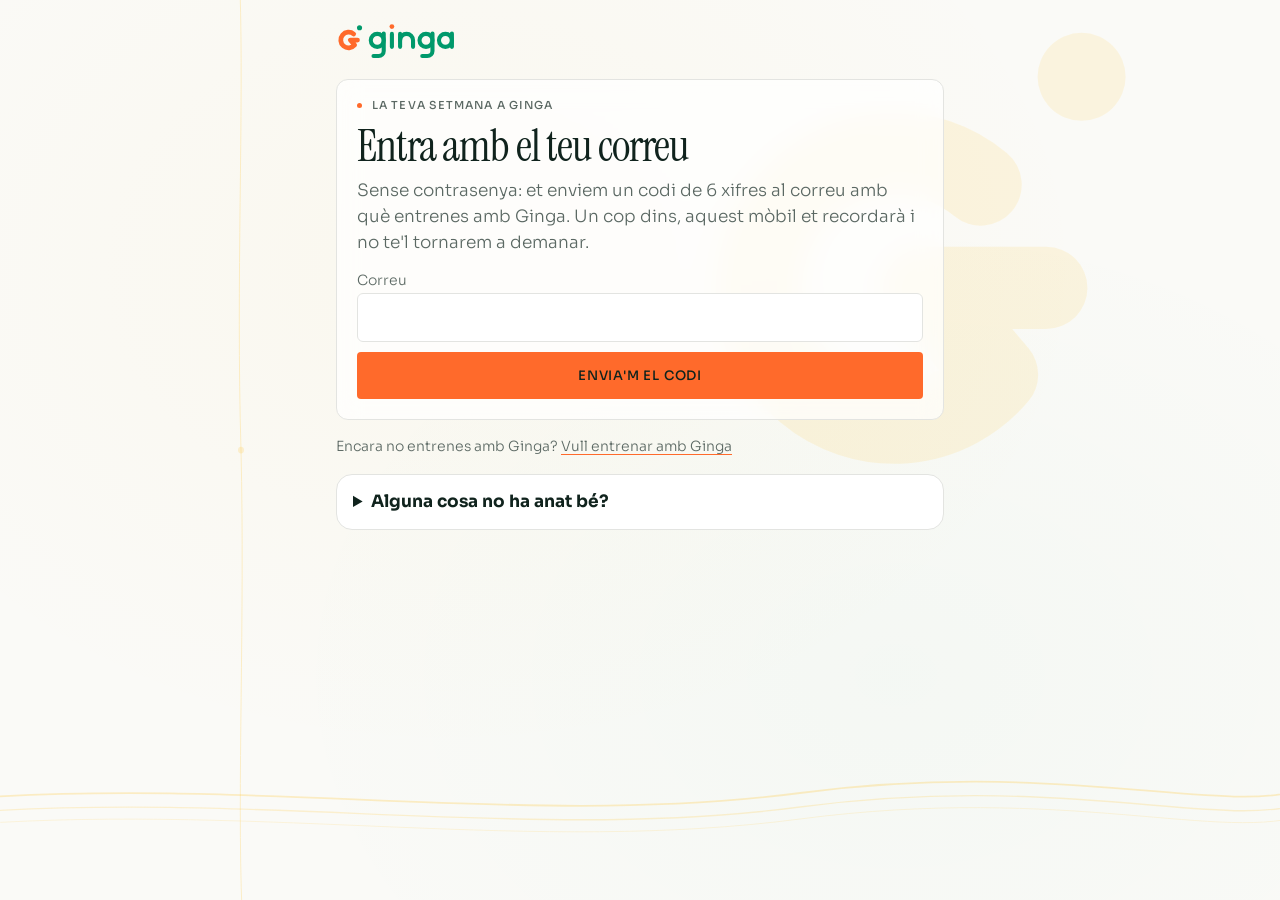
<file: atleta/index.html>
<!doctype html>
<html lang="ca">
<head>
<meta charset="utf-8">
<script src="../informe.js"></script>   <!-- «Què no ha anat bé?» i el seu registre -->
<link rel="icon" type="image/svg+xml" href="https://gingacoach.com/icona.svg">
<link rel="apple-touch-icon" href="https://gingacoach.com/icona-180.png">
<meta name="viewport" content="width=device-width,initial-scale=1,viewport-fit=cover">
<meta name="robots" content="noindex">
<meta name="referrer" content="no-referrer">
<meta name="theme-color" content="#10231D">
<title>Ginga · La teva setmana</title>
<link rel="preconnect" href="https://fonts.googleapis.com">
<link rel="preconnect" href="https://fonts.gstatic.com" crossorigin>
<link rel="stylesheet" href="https://fonts.googleapis.com/css2?family=Instrument+Serif:ital@0;1&family=Sora:wght@300;400;500;600;700&display=swap">
<style>
/* L'àrea de l'atleta: el que toca avui, la resta de la setmana i les seves eines, amb els enllaços del correu. Ginga
   hi desa la setmana cada diumenge (coach/area.py, al Worker de valoracions); la pàgina la llegeix amb l'enllaç
   personal (#k=<pseudònim>.area&g=<signatura>), que arriba al correu i el navegador recorda: sense usuari ni
   contrasenya. Qui no el té entra amb el seu correu i un codi de 6 xifres que li arriba al correu, i el navegador
   també el recorda. No hi ha cap dada de salut. */
:root {
  --bg: #FAFAF7; --card: #FFFFFF; --fg: #10231D; --muted: #5B6863; --line: #E3E4E1; --accent: #FF6A2B; --ok: #00996B;
  --suau: #F4F3EF; --card-glass: rgba(255,255,255,0.72);
  color-scheme: light;
}
@media (prefers-color-scheme: dark) {
  :root:not([data-theme="light"]) {
    --bg: #10231D; --card: #1A2C26; --fg: #F0EDE8; --muted: #969C97; --line: #24352F; --accent: #FF6A2B; --ok: #2DBF8C;
    --suau: #152822; --card-glass: rgba(26,44,38,0.72); color-scheme: dark;
  }
}
/* el logo, igual que al reproductor de força */
.lockup { display: block; height: auto; width: 120px; }
.lockup .lk-g, .lockup .lk-t { fill: none; stroke-linecap: round; stroke-linejoin: round; }
.lockup .lk-g { stroke: var(--accent); stroke-width: 28; }
.lockup .lk-t { stroke: #00996B; stroke-width: 24; }
.lockup .lk-p { fill: #00996B; }
.lockup .lk-i { fill: var(--accent); }
* { box-sizing: border-box; }
body { margin: 0; background: var(--bg); color: var(--fg); font: 300 17px/1.55 var(--sans); }
main { max-width: 640px; margin: 0 auto; padding: calc(env(safe-area-inset-top, 0px) + 16px) 16px calc(env(safe-area-inset-bottom, 0px) + 40px); }
header { display: flex; justify-content: space-between; align-items: center; gap: 12px; padding: 8px 0 20px; }
p { margin: 0 0 10px; }
a { color: inherit; text-decoration-color: var(--accent); text-underline-offset: 3px; }
[hidden] { display: none !important; }
.muted { color: var(--muted); }
.petit { font-size: 14px; }
.card { background: var(--card-glass); -webkit-backdrop-filter: blur(12px); backdrop-filter: blur(12px);
  border: 1px solid var(--line); border-radius: 12px; padding: 20px; margin: 0 0 16px; }
.etiqueta { display: flex; align-items: center; gap: 10px; margin: 0 0 10px; font: 500 11px/1 var(--sans);
  letter-spacing: .1em; text-transform: uppercase; color: var(--muted); }
.etiqueta::before { content: ""; width: 5px; height: 5px; border-radius: 50%; background: var(--accent); flex: none; }
.etiqueta.verd::before { background: var(--ok); }
h1 { margin: 0 0 6px; }
h2 { font-size: 1.6rem; margin: 0 0 4px; }
.btn { display: block; width: 100%; text-align: center; padding: 15px 18px; margin: 10px 0 0; background: var(--accent);
  color: #10231D; text-decoration: none; font-size: 13px; border: 0; cursor: pointer; }
.btn.sec { background: var(--suau); color: var(--fg); border: 1px solid var(--line); border-radius: 6px; }
.enllac { background: none; border: 0; padding: 6px 0; color: var(--muted); font: 400 13px/1 var(--sans); cursor: pointer;
  text-decoration: underline; text-underline-offset: 3px; }

/* el compte enrere */
.compte { display: flex; align-items: baseline; gap: 12px; }
.compte b { font: 400 52px/1 var(--serif); letter-spacing: -0.02em; }

/* les sessions */
.sessio { padding: 14px 0; border-top: 1px solid var(--line); }
.sessio:first-of-type { border-top: 0; padding-top: 4px; }
.sessio .nom { font-weight: 500; }
.clau { display: inline-block; margin-left: 8px; padding: 2px 8px; border-radius: 999px; background: var(--accent);
  color: #10231D; font: 500 10px/1.6 var(--sans); letter-spacing: .08em; text-transform: uppercase; vertical-align: 2px; }
.nota { white-space: pre-line; font-size: 14px; color: var(--muted); margin-top: 4px; }
.accio { margin-top: 12px; }
.accio .titol { font-weight: 500; font-size: 15px; }
.accio .resum { font-size: 14px; color: var(--muted); }
.accio .avis { font-size: 14px; font-weight: 500; margin-top: 4px; }

/* la setmana, dia a dia */
.dia { border-top: 1px solid var(--line); }
.dia:first-child { border-top: 0; }
.dia summary { display: grid; grid-template-columns: 112px 1fr; gap: 12px; padding: 12px 0; cursor: pointer; list-style: none; }
.dia summary::-webkit-details-marker { display: none; }
.dia .quan { font-weight: 500; }
.dia .quan small { display: block; font-weight: 300; color: var(--muted); font-size: 13px; }
.dia.passat summary { color: var(--muted); }
.dia.avui .quan { color: var(--accent); }
.dia .cos { padding: 0 0 14px 124px; }
@media (max-width: 420px) { .dia .cos { padding-left: 0; } }

/* la forma: fitness, fatigue i form d'intervals.icu */
.xifres { display: grid; grid-template-columns: repeat(3, 1fr); gap: 8px; margin: 4px 0 0; }
.xifres b { display: block; font: 400 34px/1.1 var(--serif); }

/* les eines */
.eina { display: block; padding: 14px 0; border-top: 1px solid var(--line); text-decoration: none; }
.eina:first-of-type { border-top: 0; padding-top: 4px; }
.eina .titol { font-weight: 500; }
.eina .titol::after { content: " →"; color: var(--accent); }

/* reorganitzar la setmana (setmana/): els canvis que es poden fer amb cada sessió, i el que n'ha dit Ginga */
.canvia { margin-top: 8px; }
.obre { background: none; border: 1px solid var(--line); border-radius: 999px; padding: 6px 14px; color: var(--fg);
  font: 400 13px/1.2 var(--sans); cursor: pointer; }
.obre[aria-expanded="true"] { border-color: var(--accent); }
.panell { margin-top: 10px; padding: 12px; border-radius: 10px; background: var(--suau); border: 1px solid var(--line); }
.panell p { font-size: 14px; margin: 0 0 6px; }
.fila { display: flex; flex-wrap: wrap; gap: 8px; margin: 0 0 12px; }
.fila:last-child { margin-bottom: 0; }
.xip { border: 1px solid var(--line); background: var(--card); color: var(--fg); border-radius: 999px; padding: 8px 14px;
  font: 400 14px/1.2 var(--sans); cursor: pointer; min-height: 40px; }
.xip.princ { background: var(--accent); color: #10231D; border-color: var(--accent); }
.xip.marcat { border-color: var(--accent); background: var(--accent); color: #10231D; }
.xip:disabled { opacity: .5; cursor: default; }
.xip.avis { border-style: dashed; color: var(--muted); }
select.xip { appearance: auto; }
.pluja { margin-top: 8px; padding: 10px 12px; border-radius: 10px; border: 1px solid var(--line); font-size: 14px; }
.pluja b { font-weight: 500; }
.feta { color: var(--ok); font-size: 13px; margin-left: 8px; }
.on { font-size: 13px; color: var(--muted); }
.resultat { margin: 0 0 16px; padding: 14px 16px; border-radius: 12px; border: 1px solid var(--line); background: var(--card); font-size: 15px; }
.resultat.ok { border-color: var(--ok); }
.resultat.no { border-color: var(--accent); }
.dia .plou { color: var(--muted); font-size: 13px; }
.eina.boto { width: 100%; text-align: left; background: none; border: 0; border-top: 1px solid var(--line); color: inherit;
  font: inherit; cursor: pointer; }
.subtitol { font-weight: 500; margin: 18px 0 2px; }
.subtitol:first-child { margin-top: 4px; }
.quin { font-size: 13px; color: var(--muted); margin: 12px 0 0; text-transform: uppercase; letter-spacing: .08em; }

input[type="email"], #codi { width: 100%; padding: 14px; font: 400 16px/1.2 var(--sans); color: var(--fg); background: var(--card);
  border: 1px solid var(--line); border-radius: 6px; }
#codi { font-size: 28px; letter-spacing: .35em; text-align: center; }
.mes { display: flex; flex-wrap: wrap; justify-content: space-between; gap: 8px 20px; margin-top: 8px; }
.parany { position: absolute; left: -9999px; }
</style>
<link rel="stylesheet" href="../marca.css">
</head>
<body>
<main>
  <header>
    <a href="../ginga/" aria-label="Ginga"><svg class="lockup" viewBox="-12 -16 704 208" role="img" aria-label="ginga"><path class="lk-g" d="M91.6 42.8 A46 46 0 1 0 97.2 107.6 L72 78 L114 78"/><circle class="lk-p" cx="126" cy="6" r="15"/><g class="lk-t" transform="translate(180,30)"><circle cx="50" cy="50" r="38"/><path d="M88 10 V112 A30 30 0 0 1 58 142 H28"/><path d="M136 12 V88"/><path d="M184 88 V12"/><path d="M184 50 A38 38 0 0 1 260 50 V88"/><circle cx="336" cy="50" r="38"/><path d="M374 10 V112 A30 30 0 0 1 344 142 H314"/><circle cx="450" cy="50" r="38"/><path d="M488 10 V88"/></g><circle class="lk-i" cx="316" cy="-1" r="14"/></svg></a>
    <button type="button" class="enllac" id="surt" hidden>Tanca la sessió</button>
  </header>

  <p id="carregant" class="muted">Carregant la teva setmana…</p>

  <section id="entra" hidden>
    <div class="card">
      <p class="etiqueta">La teva setmana a Ginga</p>
      <h1>Entra amb el teu correu</h1>
      <p class="muted" id="entra-motiu">Sense contrasenya: et enviem un codi de 6 xifres al correu amb què entrenes amb
        Ginga. Un cop dins, aquest mòbil et recordarà i no te'l tornarem a demanar.</p>
      <form id="form-entra" novalidate>
        <label class="petit muted" for="email">Correu</label>
        <input type="email" id="email" autocomplete="email" maxlength="120" required>
        <input type="text" class="parany" name="web" id="web" tabindex="-1" autocomplete="off" aria-hidden="true">
        <button type="submit" class="btn">Envia'm el codi</button>
      </form>
      <form id="form-codi" novalidate hidden>
        <p class="petit" id="codi-on"></p>
        <label class="petit muted" for="codi">Codi</label>
        <input type="text" id="codi" inputmode="numeric" autocomplete="one-time-code" maxlength="6" required>
        <button type="submit" class="btn">Entra</button>
        <p class="mes"><button type="button" class="enllac" id="un-altre">Torna-me'l a enviar</button>
          <button type="button" class="enllac" id="canvia">Un altre correu</button></p>
      </form>
      <p id="entra-fet" class="petit" hidden></p>
    </div>
    <p class="petit muted">Encara no entrenes amb Ginga? <a href="../solicitud/">Vull entrenar amb Ginga</a></p>
  </section>

  <section id="area" hidden>
    <div class="card" id="compte" hidden></div>
    <div class="card" id="forma" hidden></div>
    <div class="card" id="avui"></div>
    <div class="resultat" id="resultat" role="status" aria-live="polite" hidden></div>
    <div class="card" id="setmana"><p class="etiqueta verd">Aquesta setmana</p><div id="dies"></div></div>
    <div class="card" id="ve" hidden><p class="etiqueta verd">La setmana que ve</p><div id="dies-ve"></div></div>
    <div class="card" id="eines" hidden><p class="etiqueta">Quan vulguis, cada dia</p><div id="llista-eines"></div></div>
    <div class="card" id="modifica" hidden>
      <p class="etiqueta">Modifica els entrenaments</p>
      <p class="petit muted">Mou una sessió a un altre dia, fes-la a dins o a fora, escurça-la si tens menys temps o salta-la.
        També la d'ahir, si no la vas poder fer. Ginga ho comprova amb el teu pla abans de canviar-ho, i ho veuràs al
        calendari i al rellotge.</p>
      <div id="llista-modifica"></div>
      <button type="button" class="enllac" id="tanca-modifica">Tanca</button>
    </div>
    <p class="petit muted" id="peu">Es posa al dia sola cada diumenge, amb el correu.</p>
  </section>
</main>
<script>
(function () {
  "use strict";
  var $ = function (id) { return document.getElementById(id); };
  var DESAT = "ginga-area", COPIA = "ginga-area-copia", ESPERA = "ginga-area-codi";
  // ?torna=<camí>: hi ha enviat la porta d'un mòdul (../porta.js) perquè no hi tenia accés; en entrar, s'hi torna.
  // Només un camí d'aquesta mateixa web.
  var TORNA = (function () {
    var t = new URLSearchParams(location.search).get("torna") || "";
    return /^\/(?!\/)/.test(t) && !/^\/atleta\//.test(t) && t.indexOf("\\") < 0 ? t : null;
  })();
  function torna() { if (TORNA) { location.replace(TORNA); return true; } return false; }
  var DIES = ["Diumenge", "Dilluns", "Dimarts", "Dimecres", "Dijous", "Divendres", "Dissabte"];
  var MESOS = ["de gener", "de febrer", "de març", "d'abril", "de maig", "de juny", "de juliol", "d'agost", "de setembre",
               "d'octubre", "de novembre", "de desembre"];

  function llegeix(c) { try { return JSON.parse(localStorage.getItem(c) || "null"); } catch (e) { return null; } }
  function desa(c, v) { try { localStorage.setItem(c, JSON.stringify(v)); return true; } catch (e) { return false; } }
  function oblida() { try { localStorage.removeItem(DESAT); localStorage.removeItem(COPIA); } catch (e) {} }

  // L'enllaç del correu (#k=<pseudònim>.area&g=<signatura>): es desa i es treu de la barra d'adreces, perquè la
  // pàgina quedi sempre a la mateixa adreça. Si el navegador no deixa desar, es queda a l'adreça.
  var sessio = (function () {
    var p = new URLSearchParams((location.hash || "").slice(1)), k = p.get("k") || "", g = p.get("g") || "";
    if (/^[0-9a-f]{16}\.area$/.test(k) && /^[A-Za-z0-9_-]{43}$/.test(g)) {
      var s = { k: k, g: g };
      if (desa(DESAT, s)) history.replaceState(null, "", location.pathname + location.search);
      return s;
    }
    var d = llegeix(DESAT);
    return d && /^[0-9a-f]{16}\.area$/.test(d.k || "") ? d : null;
  })();

  function iso(d) { return d.getFullYear() + "-" + ("0" + (d.getMonth() + 1)).slice(-2) + "-" + ("0" + d.getDate()).slice(-2); }
  function data(s) { var p = s.split("-"); return new Date(+p[0], +p[1] - 1, +p[2]); }
  function mes(s, dies) { var d = data(s); d.setDate(d.getDate() + dies); return iso(d); }
  function llarg(s) { var d = data(s); return DIES[d.getDay()] + ", " + d.getDate() + " " + MESOS[d.getMonth()]; }
  function el(tag, cls, text) { var e = document.createElement(tag); if (cls) e.className = cls; if (text != null) e.textContent = text; return e; }
  function segur(url) { return typeof url === "string" && /^https:\/\//.test(url) ? url : null; }

  function accio(a, cont, deLaSessio) {                     // la d'una sessió no repeteix el nom
    var url = segur(a.url);
    if (!url) return;
    var c = el("div", "accio");
    if (!deLaSessio) c.appendChild(el("div", "titol", a.titol));
    if (a.resum) c.appendChild(el("div", "resum", a.resum));
    if (a.avis) c.appendChild(el("div", "avis", a.avis));
    var b = el("a", "btn", a.boto || "Obre-la");
    b.href = url;
    c.appendChild(b);
    cont.appendChild(c);
  }
  function sessions(dia, cont, ambCanvis, obert) {
    (dia.sessions || []).forEach(function (s) {
      var c = el("div", "sessio"), nom = el("div", "nom", s.nom);
      if (s.clau) nom.appendChild(el("span", "clau", "Sessió clau"));
      if (s.feta) nom.appendChild(el("span", "feta", "Feta"));
      c.appendChild(nom);
      if (s.interior != null) c.appendChild(el("div", "on", ON[s.tipus] || ""));
      if (s.nota) c.appendChild(el("div", "nota", s.nota));
      if (s.pluja && ambCanvis) pluja(s, c);
      (s.accions || []).forEach(function (a) {                  // a dins, la ruta no cal
        if (!(s.interior && /\/rutes\//.test(a.url || ""))) accio(a, c, true);
      });
      if (s.opcions && ambCanvis) canvis(s, c, obert);
      cont.appendChild(c);
    });
    (dia.accions || []).forEach(function (a) { accio(a, cont); });
  }
  function resum(dia) {
    var n = (dia.sessions || []).map(function (s) { return s.nom; });
    return n.length ? n.join(" · ") : "Descans";
  }

  // ---- reorganitzar la setmana (setmana/): Ginga hi desa la setmana del calendari amb el que es pot fer amb cada
  // sessió (calendari.setmanes); la pàgina només ofereix això, i Ginga ho torna a comprovar abans de canviar-ho ----
  var ON = { Ride: "A la carretera", VirtualRide: "Al rodet", Run: "Al carrer", VirtualRun: "A la cinta" };
  var CURT = ["Dg", "Dl", "Dt", "Dc", "Dj", "Dv", "Ds"];
  var calendari = null, pendent = null;
  function curt(d) { return CURT[data(d).getDay()] + " " + data(d).getDate(); }

  // La setmana del pla amb les sessions com són al calendari: cada enllaç del correu va amb la seva sessió (pel nom),
  // encara que s'hagi mogut de dia; la resta (estiraments...) es queda al seu dia.
  function combina(setmana, inici) {
    var cal = calendari && (calendari.setmanes || []).filter(function (x) { return x.inici === inici; })[0];
    if (!cal) return setmana;
    var accions = [];
    (setmana ? setmana.dies : []).forEach(function (d) { (d.accions || []).forEach(function (a) { accions.push({ a: a, data: d.data }); }); });
    var dies = [];
    for (var i = 0; i < 7; i++) dies.push({ data: mes(inici, i), sessions: [], accions: [] });
    cal.sessions.forEach(function (s) {
      var d = dies.filter(function (x) { return x.data === s.data; })[0];
      if (!d) return;
      var c = Object.assign({}, s, { accions: [] });
      accions = accions.filter(function (x) { if (x.a.titol === s.nom) { c.accions.push(x.a); return false; } return true; });
      d.sessions.push(c);
    });
    accions.forEach(function (x) { var d = dies.filter(function (y) { return y.data === x.data; })[0]; if (d) d.accions.push(x.a); });
    dies.forEach(function (d) {                                // la pluja, només si aquell dia hi ha res a fora
      d.plou = calendari.temps && calendari.temps[d.data] && d.sessions.some(function (s) { return s.interior === false; });
    });
    return { inici: inici, dies: dies, canvis: true };
  }

  function xip(text, fer, princ) {
    var b = el("button", "xip" + (princ ? " princ" : ""), text);
    b.type = "button";
    b.disabled = !!pendent;
    b.addEventListener("click", fer);
    return b;
  }
  function pluja(s, cont) {
    var c = el("div", "pluja"), p = el("p");
    p.appendChild(el("b", null, "Pot ploure: "));
    p.appendChild(document.createTextNode(s.pluja.prob + "% de probabilitat, " + String(s.pluja.mm).replace(".", ",") + " mm."));
    c.appendChild(p);
    var f = el("div", "fila");
    if (s.opcions && s.opcions.lloc) f.appendChild(xip(ON[s.opcions.lloc], function () { demana({ accio: "lloc", id: s.id }, s); }, true));
    (s.pluja.secs || []).slice(0, 3).forEach(function (d) {
      f.appendChild(xip("Mou-la a " + DIES[data(d).getDay()].toLowerCase(), function () { demana({ accio: "mou", id: s.id, data: d }, s); }));
    });
    if (f.childNodes.length) c.appendChild(f);
    cont.appendChild(c);
  }
  function canvis(s, cont, obert) {
    var o = s.opcions, c = el("div", "canvia"), obre = el("button", "obre", "Canvia-la");
    obre.type = "button";
    obre.setAttribute("aria-expanded", "false");
    obre.disabled = !!pendent;
    var panell = el("div", "panell");
    panell.hidden = !obert;
    obre.setAttribute("aria-expanded", String(!!obert));
    obre.addEventListener("click", function () {
      panell.hidden = !panell.hidden;
      obre.setAttribute("aria-expanded", String(!panell.hidden));
    });
    panell.appendChild(el("p", null, "Mou-la a:"));
    var f = el("div", "fila");
    // tots els dies d'avui endavant: els que trenquen una regla del pla, amb l'avís i el motiu (si confirma, es fa)
    var avisos = o.avisos || {};
    (o.dies || []).concat(Object.keys(avisos)).sort().forEach(function (d) {
      var motiu = avisos[d];
      var b = xip(curt(d) + (motiu ? " ⚠" : ""), function () {
        demana(motiu ? { accio: "mou", id: s.id, data: d, forca: true, motiu: motiu } : { accio: "mou", id: s.id, data: d }, s);
      });
      if (motiu) { b.className = "xip avis"; b.title = motiu; }
      f.appendChild(b);
    });
    if (!f.childNodes.length) f.appendChild(el("span", "petit muted", "Aquesta setmana ja no queda cap altre dia."));
    panell.appendChild(f);
    if (Object.keys(avisos).length) panell.appendChild(el("p", "petit muted", "⚠ Aquest dia trenca alguna regla del teu pla: et direm quina abans de moure-la."));
    if (o.lloc) {
      panell.appendChild(el("p", null, "On:"));
      var fl = el("div", "fila");
      fl.appendChild(xip(ON[o.lloc], function () { demana({ accio: "lloc", id: s.id }, s); }));
      panell.appendChild(fl);
    }
    if (o.escurca) {
      panell.appendChild(el("p", null, "Tinc menys temps (ara, " + s.minuts + " min):"));
      var fe = el("div", "fila"), sel = el("select", "xip");
      sel.setAttribute("aria-label", "Minuts que tens");
      for (var m = o.escurca.max; m >= o.escurca.min; m -= 5) { var op = el("option", null, m + " min"); op.value = m; sel.appendChild(op); }
      fe.appendChild(sel);
      fe.appendChild(xip("Escurça-la", function () { demana({ accio: "escurca", id: s.id, minuts: +sel.value }, s); }));
      panell.appendChild(fe);
    }
    var ft = el("div", "fila");
    ft.appendChild(xip("Me la salto", function () { demana({ accio: "treu", id: s.id }, s); }));
    panell.appendChild(ft);
    c.appendChild(obre);
    c.appendChild(panell);
    cont.appendChild(c);
  }

  // Els dies que no pot: els marca, i Ginga hi reorganitza la setmana (el que no hi cap, se salta).
  function noPuc(setmana, cont, avui) {
    cont.textContent = "";
    if (!setmana || !setmana.canvis) return;
    var dies = setmana.dies.filter(function (d) { return d.data >= avui; }).map(function (d) { return d.data; });
    if (!dies.length) return;
    var c = el("div", "canvia"), obre = el("button", "obre", "Hi ha dies que no puc");
    obre.type = "button";
    obre.disabled = !!pendent;
    var panell = el("div", "panell"), triats = {};
    panell.hidden = true;
    obre.addEventListener("click", function () { panell.hidden = !panell.hidden; });
    panell.appendChild(el("p", null, "Marca els dies que no pots entrenar. Ginga hi mourà les sessions sense espatllar el pla; si alguna no hi cap, se salta."));
    var f = el("div", "fila"), fes = xip("Reorganitza la setmana", function () {
      var llista = Object.keys(triats).filter(function (d) { return triats[d]; }).sort();
      if (llista.length) demana({ accio: "no_disponible", dies: llista });
    }, true);
    fes.disabled = true;
    dies.forEach(function (d) {
      var b = xip(curt(d), function () {
        triats[d] = !triats[d];
        b.className = "xip" + (triats[d] ? " marcat" : "");
        b.setAttribute("aria-pressed", String(!!triats[d]));
        fes.disabled = !!pendent || !Object.keys(triats).some(function (x) { return triats[x]; });
      });
      b.setAttribute("aria-pressed", "false");
      f.appendChild(b);
    });
    panell.appendChild(f);
    var ff = el("div", "fila");
    ff.appendChild(fes);
    panell.appendChild(ff);
    c.appendChild(obre);
    c.appendChild(panell);
    cont.appendChild(c);
  }

  // L'eina «Modifica els entrenaments»: totes les sessions que encara es poden tocar, d'aquesta setmana (també les
  // dels dies passats que no s'han fet) i de la que ve, cadascuna amb els seus canvis oberts, i els dies que no pot.
  var modificaObert = false;
  function obreModifica(si) {
    modificaObert = si;
    $("modifica").hidden = !si;
    if (si) $("modifica").scrollIntoView({ behavior: "smooth", block: "start" });
  }
  function quinDia(d, avui) {
    var dif = Math.round((data(d) - data(avui)) / 864e5), nom = DIES[data(d).getDay()];
    var quan = dif === 0 ? "Avui" : dif === -1 ? "Ahir, " + nom.toLowerCase() : dif === 1 ? "Demà, " + nom.toLowerCase() : nom;
    return quan + " " + data(d).getDate();
  }
  function pintaModifica(actual, ve, avui) {
    var cont = $("llista-modifica");
    cont.textContent = "";
    var hiHa = false;
    [[actual, "Aquesta setmana"], [ve, "La setmana que ve"]].forEach(function (x) {
      var w = x[0];
      if (!w || !w.canvis) return;
      var dies = w.dies.filter(function (d) { return d.sessions.some(function (s) { return s.opcions; }); });
      if (!dies.length) return;
      hiHa = true;
      cont.appendChild(el("p", "subtitol", x[1]));
      var dAvui = w.dies.filter(function (d) { return d.data === avui; })[0];
      if (dAvui && dAvui.sessions.some(function (s) { return s.opcions; })) {
        var f = el("div", "fila");
        f.appendChild(xip("Avui no puc", function () { demana({ accio: "no_disponible", dies: [avui], avui: true }); }));
        cont.appendChild(f);
      }
      dies.forEach(function (d) {
        cont.appendChild(el("p", "quin", quinDia(d.data, avui)));
        sessions({ sessions: d.sessions.filter(function (s) { return s.opcions; })      // sense els enllaços: aquí, només canvis
          .map(function (s) { return Object.assign({}, s, { accions: [] }); }) }, cont, true);
      });
      var np = el("div");
      noPuc(w, np, avui);
      cont.appendChild(np);
    });
    if (!hiHa) cont.appendChild(el("p", "muted", "Ara mateix no hi ha cap sessió que es pugui canviar."));
    $("modifica").hidden = !modificaObert;
  }
  $("tanca-modifica").addEventListener("click", function () { obreModifica(false); });

  function mostra(text, estat) {
    var r = $("resultat");
    r.hidden = !text;
    r.className = "resultat" + (estat ? " " + estat : "");
    r.textContent = text || "";
  }
  var CANVI = "ginga-area-canvi";
  // Cap canvi del pla es fa sense que l'atleta l'hagi confirmat: la pregunta es fa aquí, i només aquí, per a totes les
  // accions (tests/test_atleta_confirma.py). Diu què canviarà i quan, perquè l'atleta en sigui conscient.
  function minuscula(t) { return t.charAt(0).toLowerCase() + t.slice(1); }
  function pregunta(cos, s) {
    var nom = s && s.nom ? "«" + s.nom + "»" : "la sessió";
    switch (cos.accio) {
      case "mou":
        return (cos.motiu ? "Compte: " + cos.motiu + ".\n\n" : "") + "Mous " + nom + " a " + minuscula(llarg(cos.data)) + "?"
          + (cos.motiu ? " L'equip de Ginga en rebrà l'avís." : "");
      case "lloc":
        var on = s && s.opcions && ON[s.opcions.lloc];
        return on ? "Fas " + nom + " " + minuscula(on) + "?" : "Canvies on fas " + nom + "?";
      case "escurca":
        return "Escurces " + nom + " a " + cos.minuts + " min?";
      case "treu":
        return s && s.clau ? "És una sessió clau: segur que te saltes " + nom + "?" : "Segur que te saltes " + nom + "?";
      case "no_disponible":
        return (cos.avui ? "Ginga mourà les sessions d'avui" : "Ginga mourà les sessions de " + cos.dies.map(curt).join(", "))
          + " a un altre dia de la setmana, sense espatllar el pla. Si alguna no hi cap, se salta. Endavant?";
    }
    return "Fas aquest canvi al pla?";
  }
  function demana(cos, s) {
    if (pendent || !sessio) return;
    if (!confirm(pregunta(cos, s))) return;
    pendent = { id: null, ts: Date.now() };
    mostra("Comprovant-ho amb el teu pla…");
    if (darrer) pinta(darrer);
    var peticio = { k: sessio.k, g: sessio.g, accio: cos.accio };
    if (cos.id != null) peticio.id = cos.id;
    ["data", "minuts", "dies", "forca"].forEach(function (c) { if (cos[c] != null) peticio[c] = cos[c]; });
    config().then(function (w) {
      return fetch(w + "/area/canvi", { method: "POST", headers: { "content-type": "application/json" }, body: JSON.stringify(peticio) });
    }).then(function (r) {
      return r.json().catch(function () { return {}; }).then(function (j) { return { r: r, j: j }; });
    }).then(function (x) {
      if (x.r.status === 429) throw new Error("massa");
      if (!x.r.ok || !x.j.id) throw new Error(x.j.error || x.r.status);
      pendent = { id: x.j.id, ts: Date.now(), ara: !!x.j.ara };
      desa(CANVI, pendent);
      mostra(x.j.ara ? "Comprovant-ho amb el teu pla… Tarda menys d'un minut."
        : "Rebut. Ginga ho comprovarà amb el teu pla i ho canviarà en menys d'una hora.");
      espera();
    }).catch(function (e) {
      pendent = null;
      mostra(e.message === "massa" ? "Avui ja has fet molts canvis: si cal res més, escriu a l'equip."
        : "No s'ha pogut enviar. Mira la connexió i torna-ho a provar.", "no");
      if (darrer) pinta(darrer);
    });
  }
  // Mentre Ginga ho comprova, la pàgina mira cada 5 segons si ja hi ha el resultat (com a molt 4 minuts; si no hi és,
  // el veurà quan torni a la pàgina).
  var esperant = null;
  function espera() {
    clearTimeout(esperant);
    if (!pendent || !pendent.id) return;
    if (Date.now() - pendent.ts > 4 * 60e3) {
      if (pendent.ara) mostra("Encara s'està comprovant. Torna-hi d'aquí a una estona.");
      return;
    }
    esperant = setTimeout(function () {
      config().then(function (w) {
        return fetch(w + "/area?k=" + encodeURIComponent(sessio.k) + "&g=" + encodeURIComponent(sessio.g), { cache: "no-store" });
      }).then(function (r) { return r.ok ? r.json() : null; }).then(function (doc) {
        var c = doc && (doc.canvis || []).filter(function (x) { return x.id === pendent.id; })[0];
        if (c && c.estat !== "pendent") {
          pendent = null;
          try { localStorage.removeItem(CANVI); } catch (e) {}
          mostra(c.missatge, c.estat === "fet" ? "ok" : "no");
          carregada = Date.now(); darrer = doc; desa(COPIA, doc); pinta(doc);
        } else espera();
      }).catch(espera);
    }, 5000);
  }

  function pintaAvui(setmana, avui) {
    var cont = $("avui");
    cont.textContent = "";
    cont.appendChild(el("p", "etiqueta", "Avui"));
    cont.appendChild(el("h1", null, llarg(avui)));
    var dia = setmana && setmana.dies.filter(function (d) { return d.data === avui; })[0];
    if (dia && ((dia.sessions || []).length || (dia.accions || []).length)) return sessions(dia, cont);
    cont.appendChild(el("p", "muted", "Avui no tens cap sessió: descansa, que també és entrenar."));
    var seguent = setmana && setmana.dies.filter(function (d) { return d.data > avui && (d.sessions || []).length; })[0];
    if (seguent) cont.appendChild(el("p", "petit", DIES[data(seguent.data).getDay()] + ": " + resum(seguent)));
  }

  function pintaDies(setmana, cont, avui) {
    cont.textContent = "";
    setmana.dies.forEach(function (d) {
      var det = el("details", "dia" + (d.data === avui ? " avui" : d.data < avui ? " passat" : ""));
      var sum = el("summary"), quan = el("span", "quan", DIES[data(d.data).getDay()]);
      quan.appendChild(el("small", null, data(d.data).getDate() + " " + MESOS[data(d.data).getMonth()]));
      sum.appendChild(quan);
      var r = el("span", null, resum(d));
      if (d.plou) r.appendChild(el("span", "plou", " · pot ploure"));
      sum.appendChild(r);
      det.appendChild(sum);
      var cos = el("div", "cos");
      sessions(d, cos);
      if (cos.childNodes.length) det.appendChild(cos);
      cont.appendChild(det);
    });
  }

  function pinta(doc) {
    var avui = iso(new Date()), setmanes = (doc && doc.setmanes) || [];
    calendari = (doc && doc.calendari) || null;
    var dilluns = mes(avui, -((data(avui).getDay() + 6) % 7));
    var actual = combina(setmanes.filter(function (s) { return s.inici <= avui && avui < mes(s.inici, 7); })[0], dilluns);
    var ve = combina(setmanes.filter(function (s) { return s.inici > avui; })[0], mes(dilluns, 7));
    $("carregant").hidden = true; $("entra").hidden = true; $("area").hidden = false; $("surt").hidden = false;

    var cursa = doc && doc.cursa, compte = $("compte");
    var falten = cursa ? Math.round((data(cursa.data) - data(avui)) / 864e5) : -1;
    compte.hidden = !(falten >= 0);
    if (falten >= 0) {
      compte.textContent = "";
      var f = el("div", "compte");
      f.appendChild(el("b", null, falten === 0 ? "Avui" : String(falten)));
      f.appendChild(el("span", "muted", falten === 0 ? "és el dia: " + cursa.nom : (falten === 1 ? "dia" : "dies") + " per a " + cursa.nom));
      compte.appendChild(el("p", "etiqueta", "La cursa"));
      compte.appendChild(f);
    }

    if (!setmanes.length && !calendari) {
      $("avui").textContent = "";
      $("avui").appendChild(el("p", "etiqueta", "Avui"));
      $("avui").appendChild(el("h1", null, llarg(avui)));
      $("avui").appendChild(el("p", "muted", "Encara no hi ha cap setmana. Diumenge, amb el correu, la tindràs aquí."));
    } else pintaAvui(actual || ve && ve.inici === mes(avui, 1) && ve, avui);   // diumenge al vespre, demà ja és la que ve

    var forma = doc && doc.forma, fo = $("forma");
    fo.hidden = !forma;
    if (forma) {
      fo.textContent = "";
      fo.appendChild(el("p", "etiqueta", "La teva forma, " + llarg(forma.data).toLowerCase()));
      var x = el("div", "xifres");
      [["Fitness", forma.fitness], ["Fatigue", forma.fatigue], ["Form", forma.form]].forEach(function (f) {
        var c = el("div");
        c.appendChild(el("b", null, (f[1] > 0 && f[0] === "Form" ? "+" : "") + f[1]));
        c.appendChild(el("span", "petit muted", f[0]));
        x.appendChild(c);
      });
      fo.appendChild(x);
    }

    $("setmana").hidden = !actual;
    if (actual) pintaDies(actual, $("dies"), avui);
    $("ve").hidden = !ve;
    if (ve) pintaDies(ve, $("dies-ve"), avui);
    pintaModifica(actual, ve, avui);

    var eines = ((doc && doc.eines) || []).filter(function (e) { return segur(e.url); });
    var potModificar = [actual, ve].some(function (w) {
      return w && w.canvis && w.dies.some(function (d) { return d.sessions.some(function (x) { return x.opcions; }); });
    });
    $("eines").hidden = !eines.length && !potModificar;
    $("llista-eines").textContent = "";

    eines.forEach(function (e) {
      var a = el("a", "eina");
      a.href = e.url;
      a.appendChild(el("div", "titol", e.titol));
      if (e.text) a.appendChild(el("div", "petit muted", e.text));
      $("llista-eines").appendChild(a);
    });
    if (potModificar) {
      var b = el("button", "eina boto");
      b.type = "button";
      b.appendChild(el("div", "titol", "Modifica els entrenaments"));
      b.appendChild(el("div", "petit muted", "Mou, escurça, fes a dins o a fora, o salta una sessió d'aquesta setmana."));
      b.addEventListener("click", function () { obreModifica(true); });
      $("llista-eines").appendChild(b);
    }
    if (setmanes.length && !actual && !ve)
      $("peu").textContent = "Aquesta setmana encara no hi és: arriba diumenge, amb el correu.";
  }

  function entra(motiu) {
    $("carregant").hidden = true; $("area").hidden = true; $("surt").hidden = true; $("entra").hidden = false;
    if (motiu) $("entra-motiu").textContent = motiu;
    else if (TORNA) $("entra-motiu").textContent = "Per obrir aquesta part de Ginga, entra amb el correu amb què entrenes.";
  }

  // ---- el Worker (../config.json diu on és, com a la pàgina d'apnea) ------------------------------------------------
  var worker = null, carregada = 0, darrer = null;
  function config() {
    if (worker) return Promise.resolve(worker);
    return fetch("../config.json", { cache: "no-store" }).then(function (r) { return r.json(); })
      .then(function (c) { worker = c && c.worker; if (!worker) throw new Error("worker"); return worker; });
  }
  function carrega() {
    if (!sessio) return entra();
    var copia = llegeix(COPIA);
    if (copia && !darrer) { darrer = copia; pinta(copia); }            // la d'abans, mentre arriba la nova
    config().then(function (w) {
      return fetch(w + "/area?k=" + encodeURIComponent(sessio.k) + "&g=" + encodeURIComponent(sessio.g), { cache: "no-store" });
    }).then(function (r) {
      if (r.status === 403 || r.status === 400) { oblida(); sessio = null; throw new Error("enllac"); }
      if (!r.ok) throw new Error(r.status);
      return r.json();
    }).then(function (doc) {
      carregada = Date.now(); darrer = doc; desa(COPIA, doc);
      if (torna()) return;
      pinta(doc);
    }).catch(function (e) {
      if (!sessio) return entra("Aquest enllaç ja no val. Posa el teu correu i t'enviem un codi per entrar.");
      if (!darrer) { $("carregant").textContent = "No s'ha pogut carregar. Mira la connexió i torna-ho a provar."; }
      else $("peu").textContent = "Sense connexió: és el que hi havia l'últim cop.";
    });
  }

  // Quan es torna a la pàgina: si ha canviat el dia, el que toca avui; si fa més d'una hora, el que hi ha al Worker.
  var dia = iso(new Date());
  document.addEventListener("visibilitychange", function () {
    if (document.visibilityState !== "visible" || !sessio) return;
    if (Date.now() - carregada > 3600e3) carrega();
    else if (iso(new Date()) !== dia && darrer) pinta(darrer);
    dia = iso(new Date());
  });

  $("surt").addEventListener("click", function () {
    // i la galeta dels mòduls (worker/web.js): sense, ja no s'hi entra des d'aquest mòbil
    try { fetch("/__porta/surt", { method: "POST", credentials: "same-origin" }).catch(function () {}); } catch (e) {}
    oblida(); sessio = null; darrer = null;
    entra("Sessió tancada en aquest mòbil. Per tornar a entrar, posa el teu correu.");
  });

  // ---- entrar amb un codi: el correu, i després les 6 xifres que hi arriben -----------------------------------------
  // Mentre s'espera el codi, el correu es recorda 15 minuts (si el mòbil recarrega la pàgina en anar a mirar-lo).
  function demanaCodi(email) {
    var fet = $("entra-fet");
    fet.hidden = false; fet.textContent = "Enviant…";
    return config().then(function (w) {
      return fetch(w + "/area/codi", { method: "POST", headers: { "content-type": "application/json" },
                                       body: JSON.stringify({ email: email, web: $("web").value }) });
    }).then(function (r) {
      if (r.status === 429) throw new Error("massa");
      if (!r.ok) throw new Error(r.status);
      desa(ESPERA, { email: email, ts: Date.now() });
      fet.hidden = true;
      demanaLesXifres(email);
    }).catch(function (e) {
      fet.textContent = e.message === "massa" ? "Avui ja te n'hem enviat uns quants: mira el correu (i el correu brossa)."
        : "No s'ha pogut enviar. Mira la connexió i torna-ho a provar.";
    });
  }
  function demanaLesXifres(email) {
    $("form-entra").hidden = true; $("form-codi").hidden = false;
    $("codi-on").textContent = "Si " + email + " és el correu amb què entrenes amb Ginga, d'aquí a un o dos minuts hi " +
      "tindràs el codi (mira també el correu brossa). Val 15 minuts.";
    $("codi").value = "";
    $("codi").focus();
  }
  function demanaElCorreu() {
    try { localStorage.removeItem(ESPERA); } catch (e) {}
    $("form-codi").hidden = true; $("form-entra").hidden = false; $("entra-fet").hidden = true;
  }

  $("form-entra").addEventListener("submit", function (ev) {
    ev.preventDefault();
    var email = $("email").value.trim(), fet = $("entra-fet");
    if (!/^[^@\s]+@[^@\s]+\.[^@\s]+$/.test(email)) { fet.hidden = false; fet.textContent = "Aquest correu no sembla bé."; return; }
    demanaCodi(email);
  });

  var entrant = false;
  $("form-codi").addEventListener("submit", function (ev) {
    ev.preventDefault();
    var espera = llegeix(ESPERA), codi = $("codi").value.replace(/\s/g, ""), fet = $("entra-fet");
    if (entrant) return;
    if (!espera) return demanaElCorreu();
    fet.hidden = false;
    if (!/^\d{6}$/.test(codi)) { fet.textContent = "El codi són 6 xifres."; return; }
    fet.textContent = "Entrant…"; entrant = true;
    config().then(function (w) {
      return fetch(w + "/area/entra", { method: "POST", headers: { "content-type": "application/json" },
                                        body: JSON.stringify({ email: espera.email, codi: codi }) });
    }).then(function (r) {
      return r.json().catch(function () { return {}; }).then(function (cos) { return { r: r, cos: cos }; });
    }).then(function (x) {
      if (x.r.status === 400) throw new Error(x.cos.queden > 0 ? "dolent" : "caducat");
      if (!x.r.ok || !/^[0-9a-f]{16}\.area$/.test(x.cos.k || "")) throw new Error(x.r.status);
      sessio = { k: x.cos.k, g: x.cos.g };
      desa(DESAT, sessio);                                   // i ja es queda: la propera vegada entra sol
      try { localStorage.removeItem(ESPERA); } catch (e) {}
      fet.hidden = true;
      $("form-codi").hidden = true; $("form-entra").hidden = false;
      $("entra").hidden = true; $("carregant").hidden = false;
      carrega();
    }).catch(function (e) {
      fet.textContent = e.message === "dolent" ? "Aquest codi no és bo. Mira'l bé i torna-ho a provar."
        : e.message === "caducat" ? "Aquest codi ja no val. Demana'n un de nou."
        : "No s'ha pogut entrar. Mira la connexió i torna-ho a provar.";
    }).then(function () { entrant = false; });
  });
  $("codi").addEventListener("input", function () {          // amb les 6 xifres, entra sol
    var f = $("form-codi");
    if (f.requestSubmit && /^\d{6}$/.test($("codi").value.replace(/\s/g, ""))) f.requestSubmit();
  });
  $("un-altre").addEventListener("click", function () {
    var espera = llegeix(ESPERA);
    if (espera) demanaCodi(espera.email); else demanaElCorreu();
  });
  $("canvia").addEventListener("click", demanaElCorreu);

  (function () {                                             // si es torna a la pàgina mentre s'espera el codi
    var espera = llegeix(ESPERA);
    if (espera && espera.email && Date.now() - espera.ts < 15 * 60e3) { $("email").value = espera.email; demanaLesXifres(espera.email); }
  })();

  carrega();
  (function () {                                             // un canvi que s'estava comprovant quan es va tancar la pàgina
    var p = llegeix(CANVI);
    if (p && p.id && Date.now() - p.ts < 4 * 60e3) { pendent = p; mostra("Comprovant-ho amb el teu pla…"); espera(); }
    else try { localStorage.removeItem(CANVI); } catch (e) {}
  })();
  if (window.GingaInforme) GingaInforme.munta({ modul: "àrea", clau: function () { return sessio ? { k: sessio.k, g: sessio.g } : null; },
    context: function () { return { entrat: !!sessio }; } });
})();
</script>
</body>
</html>
</file>
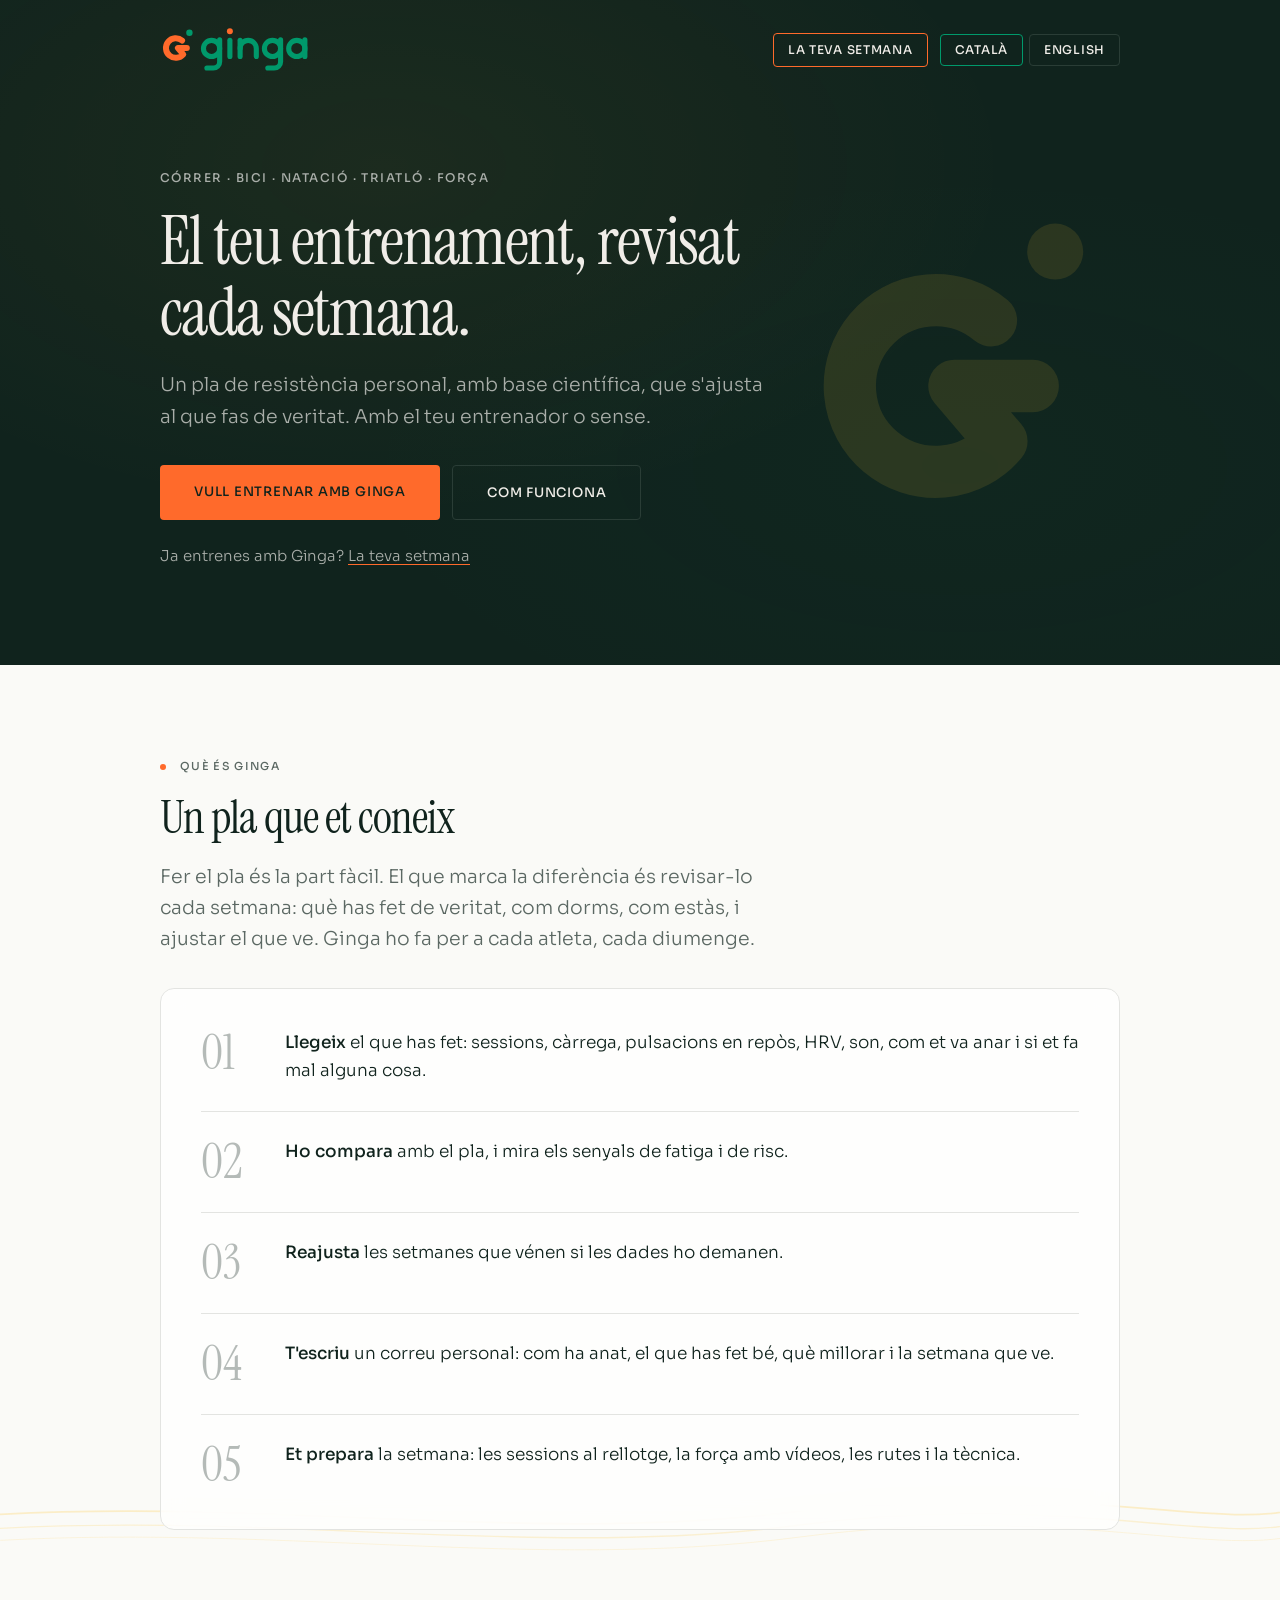
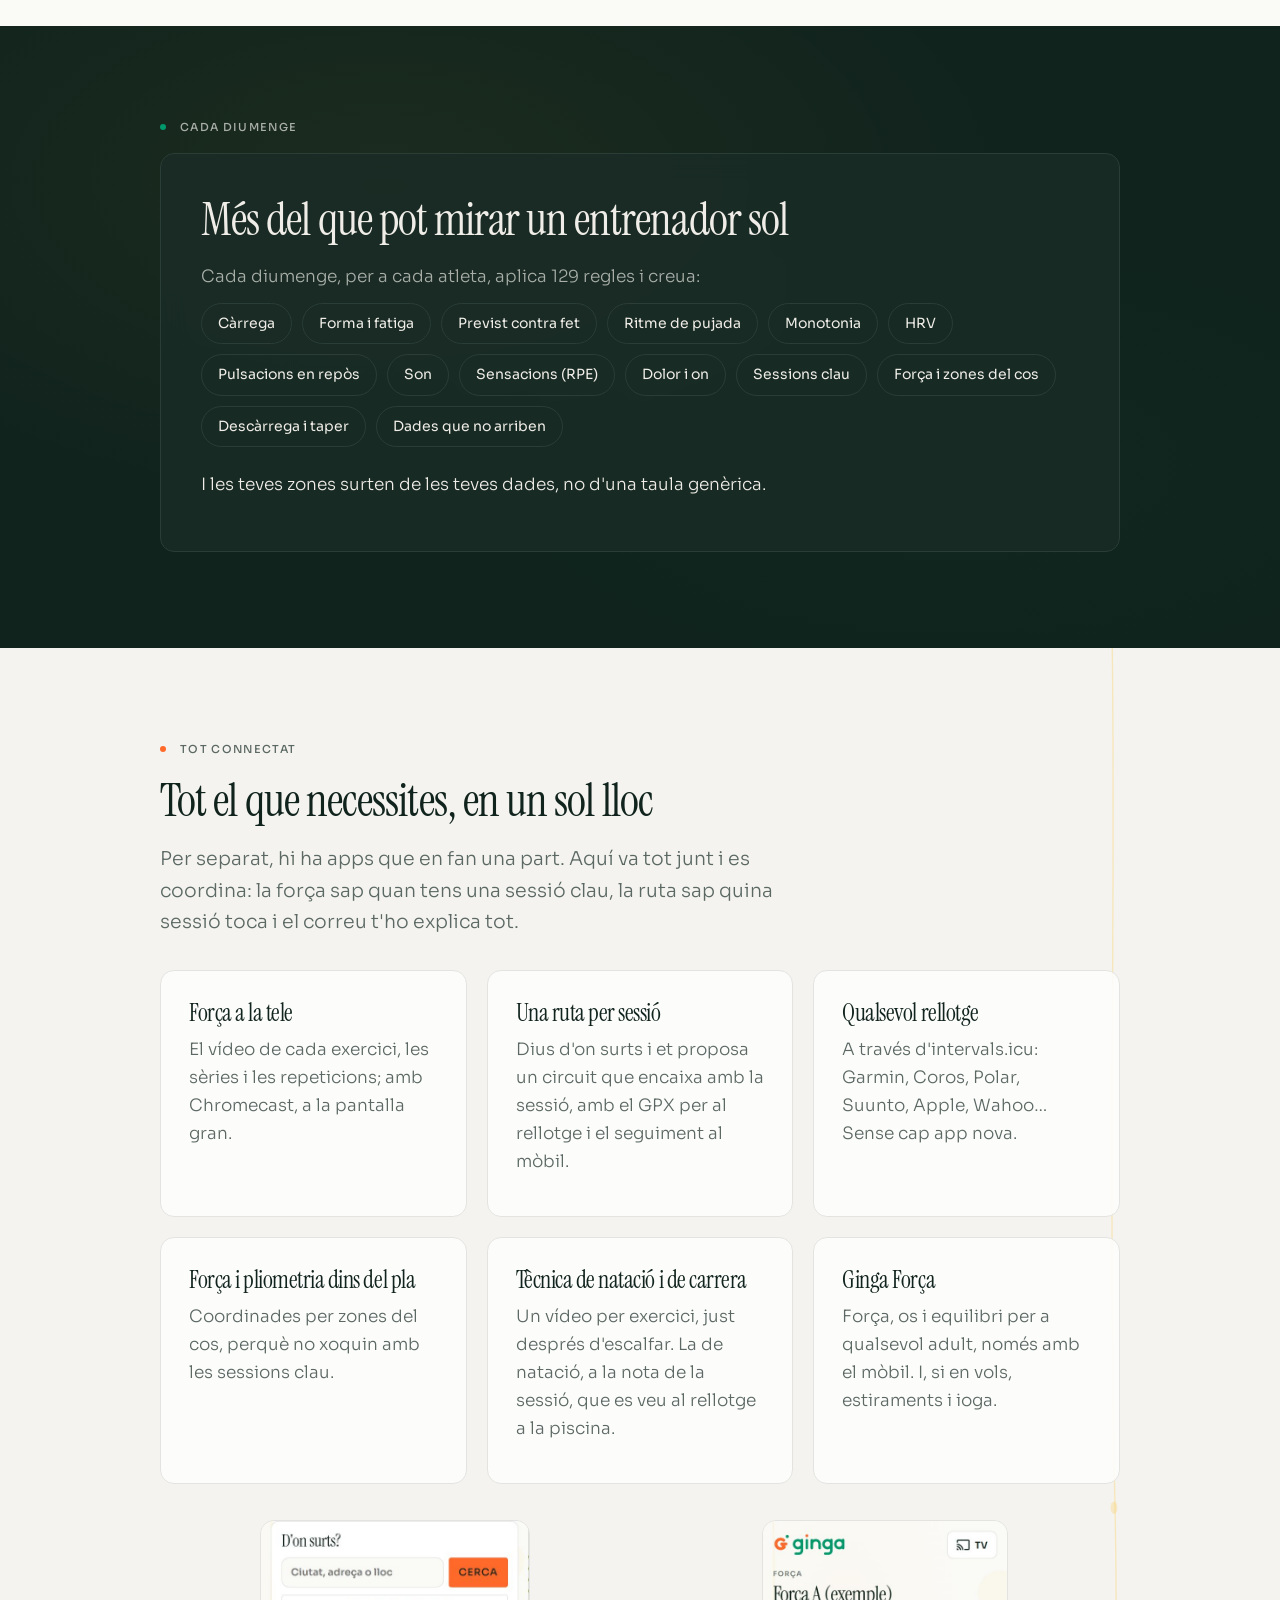
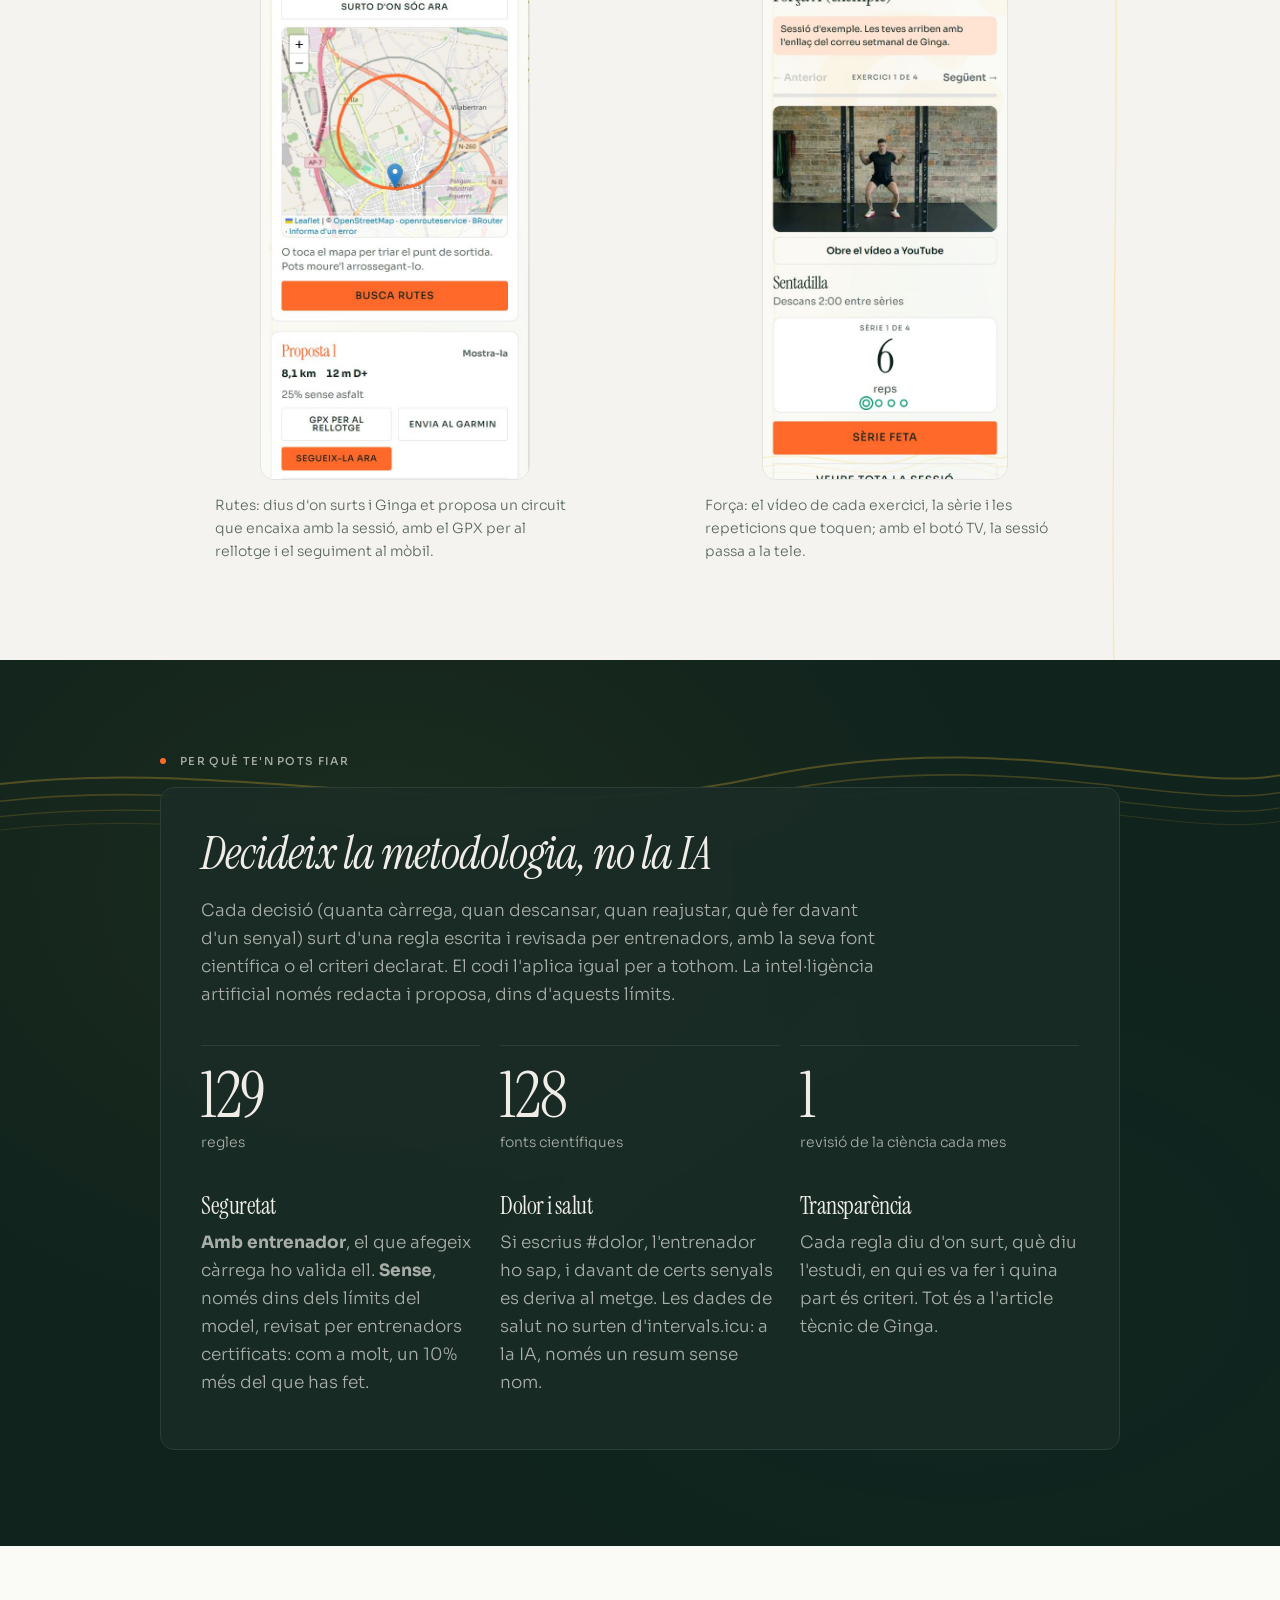
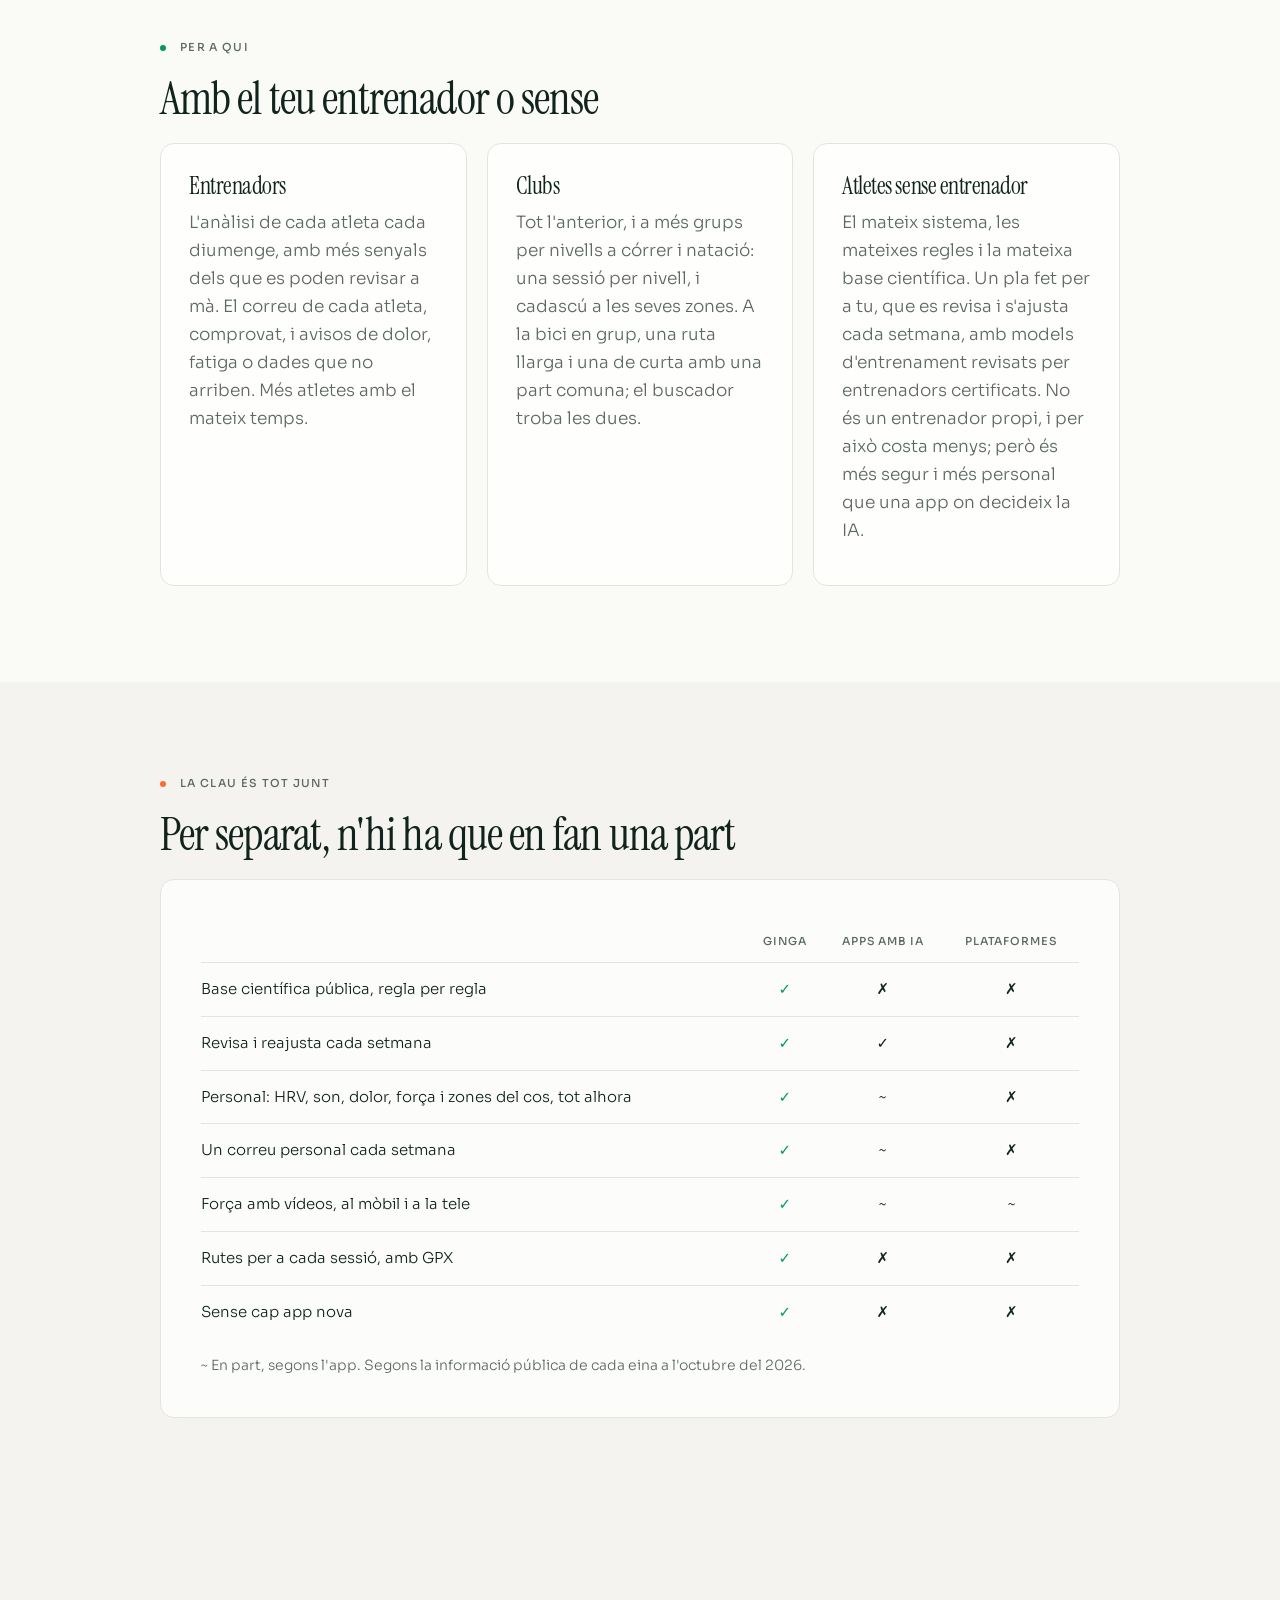
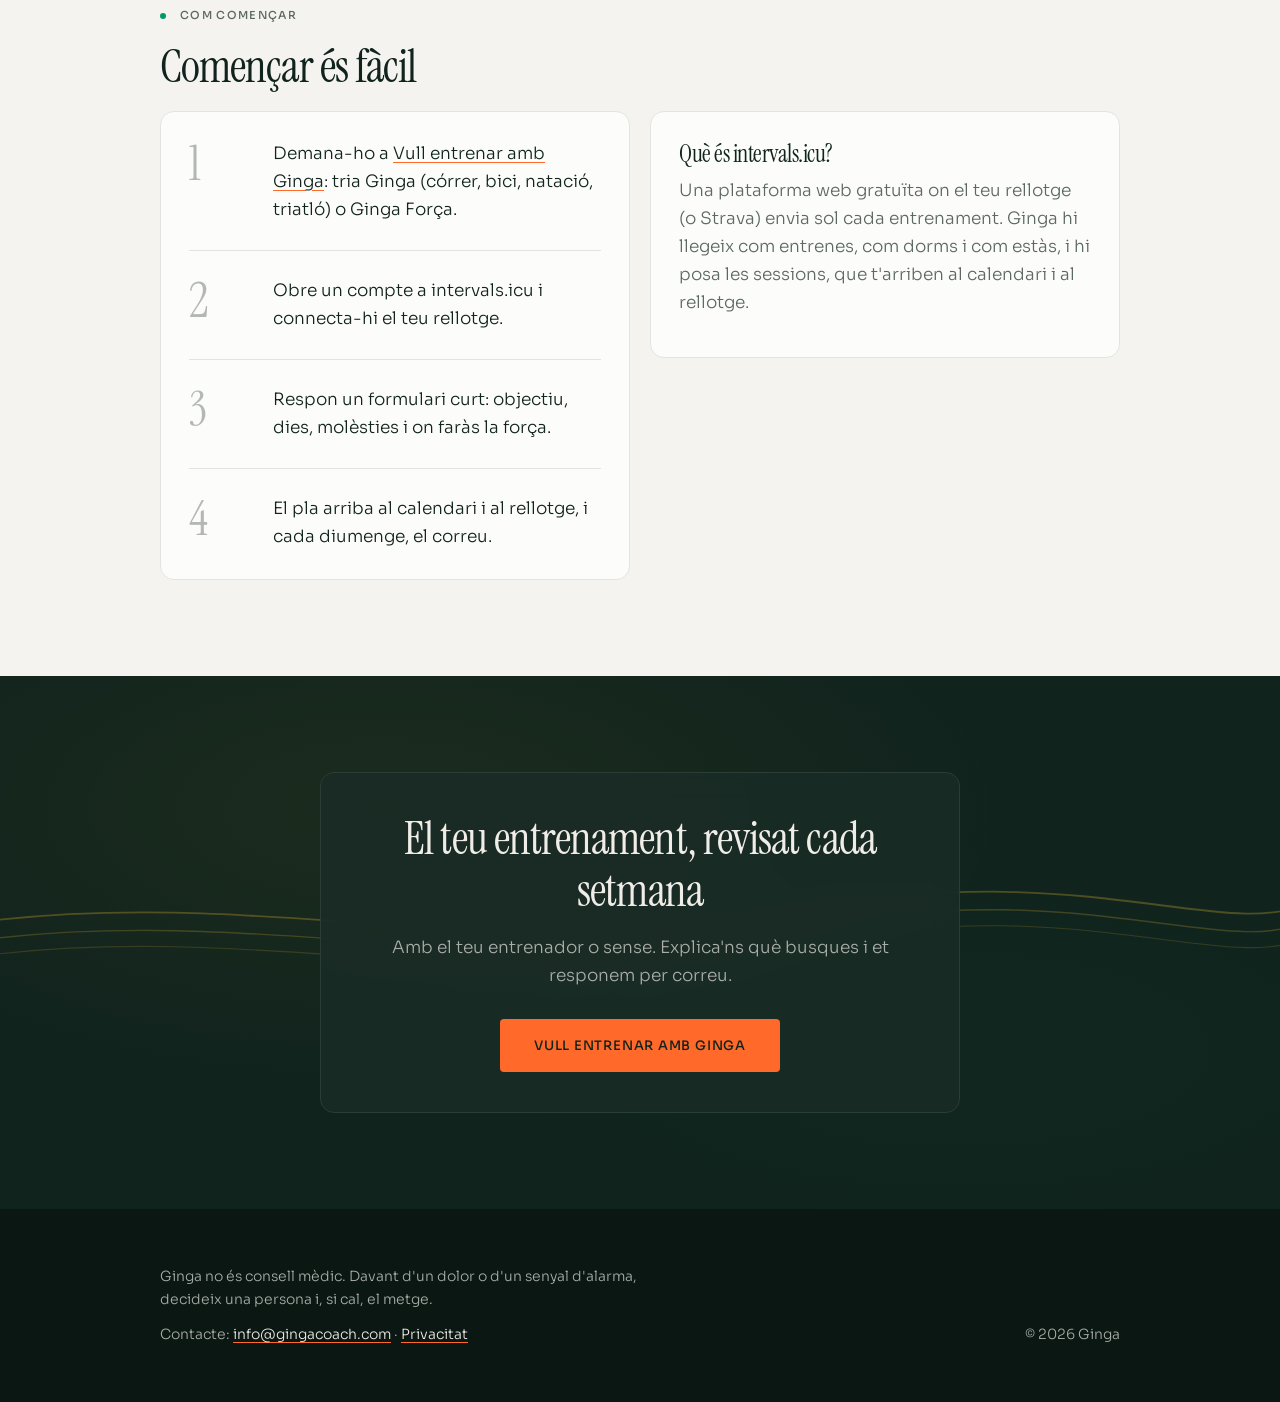
<file: ginga/index.html>
<!doctype html>
<html lang="ca">
<head>
<meta charset="utf-8">
<link rel="icon" type="image/svg+xml" href="https://gingacoach.com/icona.svg">
<meta name="viewport" content="width=device-width,initial-scale=1,viewport-fit=cover">
<meta name="theme-color" content="#10231D">
<meta name="description" content="Ginga: un pla de resistència personal, amb base científica, revisat cada setmana. Córrer, bici, natació, triatló i força, amb el teu entrenador o sense.">
<title>Ginga</title>
<link rel="preconnect" href="https://fonts.googleapis.com">
<link rel="preconnect" href="https://fonts.gstatic.com" crossorigin>
<link rel="stylesheet" href="https://fonts.googleapis.com/css2?family=Instrument+Serif:ital@0;1&family=Sora:wght@300;400;500;600;700&display=swap">
<style>
/* La pàgina de presentació de Ginga, en català i en anglès: què és, com funciona, per què te'n pots fiar, per a qui,
   el preu i com començar. El contingut surt del tríptic i de l'article (negoci/triptic.html, negoci/ginga-article.md):
   si allà canvia una xifra o un preu, canvia aquí a la mateixa PR. És també el web que es dona a Garmin
   (?lang=en). La font és a jrodfer/ginga (web/ginga/). */
:root {
  --bg: #FAFAF7; --alt: #F4F3EF; --card: #FFFFFF; --fg: #10231D; --muted: #5B6863; --line: #E3E4E1;
  --accent: #FF6A2B; --ok: #00996B;
  --card-glass: rgba(255,255,255,0.72);
  /* les seccions fosques, iguals en clar i en fosc */
  --fosc: #10231D; --fosc-card: rgba(26,44,38,0.82); --fosc-fg: #F0EDE8; --fosc-muted: #A9AEA9; --fosc-line: #2A3D36;
  color-scheme: light;
}
@media (prefers-color-scheme: dark) {
  :root:not([data-theme="light"]) {
    --bg: #10231D; --alt: #132A23; --card: #1A2C26; --fg: #F0EDE8; --muted: #969C97; --line: #24352F;
    --accent: #FF6A2B; --ok: #2DBF8C;
    --card-glass: rgba(26,44,38,0.72);
    --fosc: #0B1712; --fosc-card: rgba(22,38,32,0.86);
    color-scheme: dark;
  }
}
/* el logo, igual que al reproductor de força */
.lockup { display: block; height: auto; width: 150px; }
.lockup .lk-g, .lockup .lk-t { fill: none; stroke-linecap: round; stroke-linejoin: round; }
.lockup .lk-g { stroke: var(--accent); stroke-width: 28; }
.lockup .lk-t { stroke: #00996B; stroke-width: 24; }
.lockup .lk-p { fill: #00996B; }
.lockup .lk-i { fill: var(--accent); }
* { box-sizing: border-box; }
body { margin: 0; background: var(--bg); color: var(--fg); font: 300 17px/1.65 var(--sans); overflow-x: hidden; }
a { color: inherit; text-decoration-color: var(--accent); text-underline-offset: 3px; }
p { margin: 0 0 12px; }
[hidden] { display: none !important; }

/* seccions a tota l'amplada, alternant crema i Night ink, com el tríptic */
.sec { position: relative; overflow: hidden; padding: 96px 16px; background: var(--bg); }
.sec.alt { background: var(--alt); }
.sec.fosc { background: radial-gradient(ellipse at 30% 25%, rgba(255,197,49,0.05) 0%, transparent 50%),
  radial-gradient(ellipse at 75% 70%, rgba(0,153,107,0.03) 0%, transparent 45%), var(--fosc);
  color: var(--fosc-fg); --fg: var(--fosc-fg); --muted: var(--fosc-muted); --line: var(--fosc-line);
  --card-glass: var(--fosc-card); color-scheme: dark; }
.dins { position: relative; max-width: 960px; margin: 0 auto; }
.textura { position: absolute; left: 0; width: 100%; pointer-events: none; }
.etiqueta { display: flex; align-items: center; gap: 14px; margin: 0 0 20px; font: 500 11px/1 var(--sans);
  letter-spacing: .12em; text-transform: uppercase; color: var(--muted); }
.etiqueta::before { content: ""; width: 6px; height: 6px; border-radius: 50%; background: var(--accent); flex: none; }
.etiqueta.verd::before { background: var(--ok); }
.sec h1 { font-size: clamp(40px, 6.4vw, 68px); line-height: 1.05; margin: 0 0 22px; }
.sec h2 { font-size: clamp(30px, 4.2vw, 46px); line-height: 1.12; margin: 0 0 18px; max-width: 720px; }
.sec h3 { font-size: 24px; line-height: 1.2; margin: 0 0 8px; }
.lead { font-size: 19px; color: var(--muted); max-width: 620px; margin: 0 0 32px; }
.muted { color: var(--muted); }
.targeta { background: var(--card-glass); -webkit-backdrop-filter: blur(12px); backdrop-filter: blur(12px);
  border: 1px solid var(--line); border-radius: 14px; padding: 40px; }
.graella { display: grid; gap: 20px; grid-template-columns: repeat(auto-fit, minmax(min(260px, 100%), 1fr)); }
.graella .targeta { padding: 28px; }
.btn { display: inline-block; padding: 16px 34px; background: var(--accent); color: #10231D; text-decoration: none;
  font-size: 13px; }
.btn.sec2 { background: transparent; color: var(--fg); border: 1px solid var(--line); }
.botons { display: flex; flex-wrap: wrap; gap: 12px; }

/* capçalera */
.cap { display: flex; justify-content: space-between; align-items: center; gap: 12px; flex-wrap: wrap; margin: 0 0 72px; }
.idiomes { display: flex; flex-wrap: wrap; gap: 6px; align-items: center; }
.idiomes .entra { font: 500 12px/1 var(--sans); letter-spacing: .06em; text-transform: uppercase; padding: 10px 14px;
  border-radius: 4px; border: 1px solid var(--accent); color: var(--fg); text-decoration: none; margin-right: 6px; }
.idiomes button { font: 500 12px/1 var(--sans); letter-spacing: .06em; text-transform: uppercase; padding: 9px 14px;
  border-radius: 4px; border: 1px solid var(--line); background: transparent; color: var(--fg); cursor: pointer; }
.idiomes button[aria-pressed="true"] { border-color: var(--ok); }

/* portada */
.portada { padding-top: calc(env(safe-area-inset-top, 0px) + 28px); }
.portada .dins { display: grid; grid-template-columns: 1fr; gap: 24px; }
.portada .g { display: none; width: 280px; height: auto; opacity: .11; }
@media (min-width: 860px) {
  .portada .dins { grid-template-columns: 1fr 300px; align-items: center; }
  .portada .g { display: block; }
  .portada .cap { grid-column: 1 / -1; }
}
.ja { margin: 24px 0 0; font-size: 15px; color: var(--muted); }
.esports { font: 500 12px/1.6 var(--sans); letter-spacing: .12em; text-transform: uppercase; color: var(--muted); margin: 0 0 18px; }

/* passos numerats */
.passos { list-style: none; margin: 0; padding: 0; }
.passos li { display: grid; grid-template-columns: 64px 1fr; gap: 20px; padding: 26px 0; border-top: 1px solid var(--line); }
.passos li:first-child { border-top: 0; padding-top: 0; }
.passos li:last-child { padding-bottom: 0; }
.passos .n { font: 400 48px/1 var(--serif); color: var(--muted); opacity: .45; }
.passos b { font-weight: 500; }

/* el que creua cada diumenge */
.senyals { display: flex; flex-wrap: wrap; gap: 10px; margin: 8px 0 24px; padding: 0; list-style: none; }
.senyals li { border: 1px solid var(--line); border-radius: 999px; padding: 8px 16px; font-size: 14px; font-weight: 400; }

/* xifres */
.xifres { display: grid; gap: 20px; grid-template-columns: repeat(auto-fit, minmax(min(180px, 100%), 1fr)); margin: 36px 0; }
.xifra { border-top: 1px solid var(--line); padding-top: 18px; }
.xifra b { display: block; font: 400 64px/1 var(--serif); letter-spacing: -0.02em; color: var(--fg); }
.xifra span { color: var(--muted); font-size: 14px; }

/* captures */
.captures { display: grid; gap: 20px; grid-template-columns: repeat(auto-fit, minmax(min(260px, 100%), 1fr)); margin-top: 36px; }
.captures figure { margin: 0; }
.captures img { display: block; width: auto; max-width: 100%; max-height: 560px; height: auto; margin: 0 auto 14px; border-radius: 14px;
  border: 1px solid var(--line); }
.captures figcaption { font-size: 14px; color: var(--muted); max-width: 360px; margin: 0 auto; }

/* comparació */
.taula { width: 100%; border-collapse: collapse; font-size: 15px; }
.taula th, .taula td { padding: 14px 8px; border-top: 1px solid var(--line); text-align: center; vertical-align: top; }
.taula th { font: 500 11px/1.3 var(--sans); letter-spacing: .08em; text-transform: uppercase; color: var(--muted); border-top: 0; }
.taula td:first-child, .taula th:first-child { text-align: left; padding-left: 0; }
.taula .g1 { color: var(--ok); font-weight: 600; }

/* preus */
.preu b { font: 400 60px/1 var(--serif); letter-spacing: -0.02em; }
.preu s { color: var(--muted); font-size: 20px; margin-left: 8px; }
.preu .unitat { color: var(--muted); font-size: 14px; margin-left: 6px; }

footer.sec { padding: 56px 16px calc(env(safe-area-inset-bottom, 0px) + 44px); background: #0B1712; color: #A9AEA9; font-size: 14px; }
footer .dins { display: flex; flex-wrap: wrap; justify-content: space-between; gap: 24px; align-items: flex-end; }
footer p { max-width: 520px; }
footer a { color: #F0EDE8; }

@media (max-width: 600px) {
  .sec { padding: 72px 16px; }
  .targeta { padding: 26px 20px; }
  .passos li { grid-template-columns: 44px 1fr; gap: 14px; }
  .passos .n { font-size: 36px; }
  .taula { font-size: 14px; }
  .taula th, .taula td { padding: 12px 4px; }
  .cap { margin-bottom: 48px; }
}
</style>
<link rel="stylesheet" href="../marca.css">
</head>
<body>

<article lang="ca" data-idioma="ca">
  <section class="sec fosc portada">
    <div class="dins">
      <header class="cap">
        <svg class="lockup" viewBox="-12 -16 704 208" role="img" aria-label="ginga"><path class="lk-g" d="M91.6 42.8 A46 46 0 1 0 97.2 107.6 L72 78 L114 78"/><circle class="lk-p" cx="126" cy="6" r="15"/><g class="lk-t" transform="translate(180,30)"><circle cx="50" cy="50" r="38"/><path d="M88 10 V112 A30 30 0 0 1 58 142 H28"/><path d="M136 12 V88"/><path d="M184 88 V12"/><path d="M184 50 A38 38 0 0 1 260 50 V88"/><circle cx="336" cy="50" r="38"/><path d="M374 10 V112 A30 30 0 0 1 344 142 H314"/><circle cx="450" cy="50" r="38"/><path d="M488 10 V88"/></g><circle class="lk-i" cx="316" cy="-1" r="14"/></svg>
        <div class="idiomes" role="group" aria-label="Idioma / Language">
          <a class="entra" href="../atleta/">La teva setmana</a>
          <button type="button" data-idioma="ca">Català</button>
          <button type="button" data-idioma="en">English</button>
        </div>
      </header>
      <div>
        <p class="esports">Córrer · Bici · Natació · Triatló · Força</p>
        <h1>El teu entrenament, revisat cada setmana.</h1>
        <p class="lead">Un pla de resistència personal, amb base científica, que s'ajusta al que fas de veritat. Amb el teu
          entrenador o sense.</p>
        <div class="botons">
          <a class="btn" href="../solicitud/">Vull entrenar amb Ginga</a>
          <a class="btn sec2" href="#com-funciona">Com funciona</a>
        </div>
        <p class="ja">Ja entrenes amb Ginga? <a href="../atleta/">La teva setmana</a></p>
      </div>
      <svg class="g" viewBox="0 -12 150 162" aria-hidden="true"><path d="M91.6 42.8 A46 46 0 1 0 97.2 107.6 L72 78 L114 78" fill="none" stroke="#FFC531" stroke-width="28" stroke-linecap="round" stroke-linejoin="round"/><circle cx="126" cy="6" r="15" fill="#FFC531"/></svg>
    </div>
  </section>

  <section class="sec" id="com-funciona">
    <svg class="textura" style="bottom: 20px; height: 120px" viewBox="0 0 1440 120" preserveAspectRatio="none" aria-hidden="true"><g fill="none" stroke="#FFC531" stroke-linecap="round"><path d="M-30 30 C300 10,600 60,900 25 C1200 -10,1380 50,1470 20" stroke-width="1.8" opacity=".24" vector-effect="non-scaling-stroke"/><path d="M-30 44 C300 24,600 74,900 39 C1200 4,1380 64,1470 34" stroke-width="1.4" opacity=".18" vector-effect="non-scaling-stroke"/><path d="M-30 56 C300 36,600 86,900 51 C1200 16,1380 76,1470 46" stroke-width="1" opacity=".13" vector-effect="non-scaling-stroke"/></g></svg>
    <div class="dins">
      <p class="etiqueta">Què és Ginga</p>
      <h2>Un pla que et coneix</h2>
      <p class="lead">Fer el pla és la part fàcil. El que marca la diferència és revisar-lo cada setmana: què has fet de
        veritat, com dorms, com estàs, i ajustar el que ve. Ginga ho fa per a cada atleta, cada diumenge.</p>
      <div class="targeta">
        <ol class="passos">
          <li><span class="n">01</span><span><b>Llegeix</b> el que has fet: sessions, càrrega, pulsacions en repòs, HRV, son,
            com et va anar i si et fa mal alguna cosa.</span></li>
          <li><span class="n">02</span><span><b>Ho compara</b> amb el pla, i mira els senyals de fatiga i de risc.</span></li>
          <li><span class="n">03</span><span><b>Reajusta</b> les setmanes que vénen si les dades ho demanen.</span></li>
          <li><span class="n">04</span><span><b>T'escriu</b> un correu personal: com ha anat, el que has fet bé, què millorar i
            la setmana que ve.</span></li>
          <li><span class="n">05</span><span><b>Et prepara</b> la setmana: les sessions al rellotge, la força amb vídeos, les
            rutes i la tècnica.</span></li>
        </ol>
      </div>
    </div>
  </section>

  <section class="sec fosc">
    <div class="dins">
      <p class="etiqueta verd">Cada diumenge</p>
      <div class="targeta">
        <h2>Més del que pot mirar un entrenador sol</h2>
        <p class="muted">Cada diumenge, per a cada atleta, aplica 129 regles i creua:</p>
        <ul class="senyals">
          <li>Càrrega</li><li>Forma i fatiga</li><li>Previst contra fet</li><li>Ritme de pujada</li><li>Monotonia</li>
          <li>HRV</li><li>Pulsacions en repòs</li><li>Son</li><li>Sensacions (RPE)</li><li>Dolor i on</li>
          <li>Sessions clau</li><li>Força i zones del cos</li><li>Descàrrega i taper</li><li>Dades que no arriben</li>
        </ul>
        <p>I les teves zones surten de les teves dades, no d'una taula genèrica.</p>
      </div>
    </div>
  </section>

  <section class="sec alt">
    <svg class="textura" style="top: 0; height: 100%; left: auto; right: 12%; width: 30px" viewBox="0 0 30 900" preserveAspectRatio="none" aria-hidden="true"><path d="M16 -10 C20 120,12 300,19 480 C24 600,14 740,18 910" fill="none" stroke="#FFC531" stroke-width="1.4" stroke-linecap="round" opacity=".26" vector-effect="non-scaling-stroke"/><circle cx="18" cy="480" r="3.5" fill="#FFC531" opacity=".22"/></svg>
    <div class="dins">
      <p class="etiqueta">Tot connectat</p>
      <h2>Tot el que necessites, en un sol lloc</h2>
      <p class="lead">Per separat, hi ha apps que en fan una part. Aquí va tot junt i es coordina: la força sap quan tens una
        sessió clau, la ruta sap quina sessió toca i el correu t'ho explica tot.</p>
      <div class="graella">
        <div class="targeta"><h3>Força a la tele</h3><p class="muted">El vídeo de cada exercici, les sèries i les repeticions; amb
          Chromecast, a la pantalla gran.</p></div>
        <div class="targeta"><h3>Una ruta per sessió</h3><p class="muted">Dius d'on surts i et proposa un circuit que encaixa amb
          la sessió, amb el GPX per al rellotge i el seguiment al mòbil.</p></div>
        <div class="targeta"><h3>Qualsevol rellotge</h3><p class="muted">A través d'intervals.icu: Garmin, Coros, Polar, Suunto,
          Apple, Wahoo… Sense cap app nova.</p></div>
        <div class="targeta"><h3>Força i pliometria dins del pla</h3><p class="muted">Coordinades per zones del cos, perquè no
          xoquin amb les sessions clau.</p></div>
        <div class="targeta"><h3>Tècnica de natació i de carrera</h3><p class="muted">Un vídeo per exercici, just després
          d'escalfar. La de natació, a la nota de la sessió, que es veu al rellotge a la piscina.</p></div>
        <div class="targeta"><h3>Ginga Força</h3><p class="muted">Força, os i equilibri per a qualsevol adult, només amb el mòbil.
          I, si en vols, estiraments i ioga.</p></div>
      </div>
      <div class="captures">
        <figure><img src="img/ruta.jpg" alt="La pàgina de rutes de Ginga amb el mapa i una ruta proposada" width="560" height="1170" loading="lazy">
          <figcaption>Rutes: dius d'on surts i Ginga et proposa un circuit que encaixa amb la sessió, amb el GPX per al
            rellotge i el seguiment al mòbil.</figcaption></figure>
        <figure><img src="img/forca.jpg" alt="El reproductor de força de Ginga, amb el vídeo d'una sentadilla i la sèrie que toca" width="560" height="1278" loading="lazy">
          <figcaption>Força: el vídeo de cada exercici, la sèrie i les repeticions que toquen; amb el botó TV, la sessió
            passa a la tele.</figcaption></figure>
      </div>
    </div>
  </section>

  <section class="sec fosc">
    <svg class="textura" style="top: 70px; height: 240px" viewBox="0 0 1440 250" preserveAspectRatio="none" aria-hidden="true"><g fill="none" stroke="#FFC531" stroke-linecap="round"><path d="M-30 60 C250 20,550 110,850 50 C1150 -10,1350 80,1470 40" stroke-width="2" opacity=".26" vector-effect="non-scaling-stroke"/><path d="M-30 78 C250 38,550 128,850 68 C1150 8,1350 98,1470 58" stroke-width="1.6" opacity=".2" vector-effect="non-scaling-stroke"/><path d="M-30 94 C250 54,550 144,850 84 C1150 24,1350 114,1470 74" stroke-width="1.3" opacity=".16" vector-effect="non-scaling-stroke"/><path d="M-30 108 C250 68,550 158,850 98 C1150 38,1350 128,1470 88" stroke-width="1" opacity=".12" vector-effect="non-scaling-stroke"/></g></svg>
    <div class="dins">
      <p class="etiqueta">Per què te'n pots fiar</p>
      <div class="targeta">
        <h2><i>Decideix la metodologia, no la IA</i></h2>
        <p class="muted" style="max-width: 680px">Cada decisió (quanta càrrega, quan descansar, quan reajustar, què fer davant
          d'un senyal) surt d'una regla escrita i revisada per entrenadors, amb la seva font científica o el criteri
          declarat. El codi l'aplica igual per a tothom. La intel·ligència artificial només redacta i proposa, dins d'aquests
          límits.</p>
        <div class="xifres">
          <div class="xifra"><b>129</b><span>regles</span></div>
          <div class="xifra"><b>128</b><span>fonts científiques</span></div>
          <div class="xifra"><b>1</b><span>revisió de la ciència cada mes</span></div>
        </div>
        <div class="graella">
          <div><h3>Seguretat</h3>
            <p class="muted"><b>Amb entrenador</b>, el que afegeix càrrega ho valida ell. <b>Sense</b>, només dins dels límits
              del model, revisat per entrenadors certificats: com a molt, un 10% més del que has fet.</p></div>
          <div><h3>Dolor i salut</h3>
            <p class="muted">Si escrius <i>#dolor</i>, l'entrenador ho sap, i davant de certs senyals es deriva al metge. Les
              dades de salut no surten d'intervals.icu: a la IA, només un resum sense nom.</p></div>
          <div><h3>Transparència</h3>
            <p class="muted">Cada regla diu d'on surt, què diu l'estudi, en qui es va fer i quina part és criteri. Tot és a
              l'article tècnic de Ginga.</p></div>
        </div>
      </div>
    </div>
  </section>

  <section class="sec">
    <div class="dins">
      <p class="etiqueta verd">Per a qui</p>
      <h2>Amb el teu entrenador o sense</h2>
      <div class="graella">
        <div class="targeta"><h3>Entrenadors</h3><p class="muted">L'anàlisi de cada atleta cada diumenge, amb més senyals dels que
          es poden revisar a mà. El correu de cada atleta, comprovat, i avisos de dolor, fatiga o dades que no arriben. Més
          atletes amb el mateix temps.</p></div>
        <div class="targeta"><h3>Clubs</h3><p class="muted">Tot l'anterior, i a més grups per nivells a córrer i natació: una sessió
          per nivell, i cadascú a les seves zones. A la bici en grup, una ruta llarga i una de curta amb una part comuna; el
          buscador troba les dues.</p></div>
        <div class="targeta"><h3>Atletes sense entrenador</h3><p class="muted">El mateix sistema, les mateixes regles i la mateixa
          base científica. Un pla fet per a tu, que es revisa i s'ajusta cada setmana, amb models d'entrenament revisats per
          entrenadors certificats. No és un entrenador propi, i per això costa menys; però és més segur i més personal que
          una app on decideix la IA.</p></div>
      </div>
    </div>
  </section>

  <section class="sec alt">
    <div class="dins">
      <p class="etiqueta">La clau és tot junt</p>
      <h2>Per separat, n'hi ha que en fan una part</h2>
      <div class="targeta">
        <table class="taula">
          <thead><tr><th scope="col"></th><th scope="col">Ginga</th><th scope="col">Apps amb IA</th><th scope="col">Plataformes</th></tr></thead>
          <tbody>
            <tr><td>Base científica pública, regla per regla</td><td class="g1">✓</td><td>✗</td><td>✗</td></tr>
            <tr><td>Revisa i reajusta cada setmana</td><td class="g1">✓</td><td>✓</td><td>✗</td></tr>
            <tr><td>Personal: HRV, son, dolor, força i zones del cos, tot alhora</td><td class="g1">✓</td><td>~</td><td>✗</td></tr>
            <tr><td>Un correu personal cada setmana</td><td class="g1">✓</td><td>~</td><td>✗</td></tr>
            <tr><td>Força amb vídeos, al mòbil i a la tele</td><td class="g1">✓</td><td>~</td><td>~</td></tr>
            <tr><td>Rutes per a cada sessió, amb GPX</td><td class="g1">✓</td><td>✗</td><td>✗</td></tr>
            <tr><td>Sense cap app nova</td><td class="g1">✓</td><td>✗</td><td>✗</td></tr>
          </tbody>
        </table>
        <p class="muted" style="margin: 16px 0 0; font-size: 14px">~ En part, segons l'app. Segons la informació pública de cada
          eina a l'octubre del 2026.</p>
      </div>
    </div>
  </section>

  <!-- DESACTIVAT en fase beta: no es mostra fins que es tornin a publicar els preus. Per reactivar-ho, treure "hidden". -->
  <section class="sec" id="preu" hidden>
    <div class="dins">
      <p class="etiqueta">Preu</p>
      <h2>Una revisió així, feta a mà, són hores de feina cada setmana</h2>
      <p class="lead">Aquí la tens cada diumenge. Preus de llançament, els 3 primers mesos.</p>
      <div class="graella">
        <div class="targeta preu"><p class="etiqueta verd">Entrenador o club</p>
          <p><b>5 €</b><s>10 €</s><span class="unitat">per atleta i mes</span></p>
          <p class="muted">Després, 10 €; 8 € per atleta a partir de 20 atletes.</p></div>
        <div class="targeta preu"><p class="etiqueta verd">Atleta sense entrenador</p>
          <p><b>9,50 €</b><s>19 €</s><span class="unitat">al mes</span></p>
          <p class="muted">Després, 19 € al mes o 190 € l'any.</p></div>
        <div class="targeta preu"><p class="etiqueta verd">Ginga Força</p>
          <p><b>8 €</b><s>16 €</s><span class="unitat">al mes</span></p>
          <p class="muted">Després, 16 € al mes.</p></div>
      </div>
    </div>
  </section>

  <section class="sec alt" id="com-comencar">
    <div class="dins">
      <p class="etiqueta verd">Com començar</p>
      <h2>Començar és fàcil</h2>
      <div class="graella" style="align-items: start">
        <div class="targeta">
          <ol class="passos">
            <li><span class="n">1</span><span>Demana-ho a <a href="../solicitud/">Vull entrenar amb Ginga</a>: tria Ginga (córrer,
              bici, natació, triatló) o Ginga Força.</span></li>
            <li><span class="n">2</span><span>Obre un compte a intervals.icu i connecta-hi el teu rellotge.</span></li>
            <li><span class="n">3</span><span>Respon un formulari curt: objectiu, dies, molèsties i on faràs la força.</span></li>
            <li><span class="n">4</span><span>El pla arriba al calendari i al rellotge, i cada diumenge, el correu.</span></li>
          </ol>
        </div>
        <div class="targeta"><h3>Què és intervals.icu?</h3><p class="muted">Una plataforma web gratuïta on el teu rellotge (o
          Strava) envia sol cada entrenament. Ginga hi llegeix com entrenes, com dorms i com estàs, i hi posa les sessions,
          que t'arriben al calendari i al rellotge.</p></div>
      </div>
    </div>
  </section>

  <section class="sec fosc">
    <svg class="textura" style="top: 50%; height: 160px; transform: translateY(-50%)" viewBox="0 0 1440 160" preserveAspectRatio="none" aria-hidden="true"><g fill="none" stroke="#FFC531" stroke-linecap="round"><path d="M-30 60 C300 20,600 110,900 50 C1200 -10,1380 80,1470 40" stroke-width="1.8" opacity=".26" vector-effect="non-scaling-stroke"/><path d="M-30 78 C300 38,600 128,900 68 C1200 8,1380 98,1470 58" stroke-width="1.4" opacity=".2" vector-effect="non-scaling-stroke"/><path d="M-30 94 C300 54,600 144,900 84 C1200 24,1380 114,1470 74" stroke-width="1.1" opacity=".15" vector-effect="non-scaling-stroke"/></g></svg>
    <div class="dins" style="max-width: 640px">
      <div class="targeta" style="text-align: center">
        <h2 style="margin-left: auto; margin-right: auto">El teu entrenament, revisat cada setmana</h2>
        <p class="muted">Amb el teu entrenador o sense. Explica'ns què busques i et responem per correu.</p>
        <a class="btn" href="../solicitud/" style="margin-top: 16px">Vull entrenar amb Ginga</a>
      </div>
    </div>
  </section>

  <footer class="sec">
    <div class="dins">
      <div>
        <p>Ginga no és consell mèdic. Davant d'un dolor o d'un senyal d'alarma, decideix una persona i, si cal, el metge.</p>
        <p>Contacte: <a href="mailto:info@gingacoach.com">info@gingacoach.com</a> · <a href="../privacitat/">Privacitat</a></p>
      </div>
      <p>© 2026 Ginga</p>
    </div>
  </footer>
</article>

<article lang="en" data-idioma="en">
  <section class="sec fosc portada">
    <div class="dins">
      <header class="cap">
        <svg class="lockup" viewBox="-12 -16 704 208" role="img" aria-label="ginga"><path class="lk-g" d="M91.6 42.8 A46 46 0 1 0 97.2 107.6 L72 78 L114 78"/><circle class="lk-p" cx="126" cy="6" r="15"/><g class="lk-t" transform="translate(180,30)"><circle cx="50" cy="50" r="38"/><path d="M88 10 V112 A30 30 0 0 1 58 142 H28"/><path d="M136 12 V88"/><path d="M184 88 V12"/><path d="M184 50 A38 38 0 0 1 260 50 V88"/><circle cx="336" cy="50" r="38"/><path d="M374 10 V112 A30 30 0 0 1 344 142 H314"/><circle cx="450" cy="50" r="38"/><path d="M488 10 V88"/></g><circle class="lk-i" cx="316" cy="-1" r="14"/></svg>
        <div class="idiomes" role="group" aria-label="Idioma / Language">
          <a class="entra" href="../atleta/">Your week</a>
          <button type="button" data-idioma="ca">Català</button>
          <button type="button" data-idioma="en">English</button>
        </div>
      </header>
      <div>
        <p class="esports">Running · Cycling · Swimming · Triathlon · Strength</p>
        <h1>Your training, reviewed every week.</h1>
        <p class="lead">A personal endurance plan, grounded in science, that adapts to what you actually do. With your coach or
          without one.</p>
        <div class="botons">
          <a class="btn" href="../solicitud/?lang=en">I want to train with Ginga</a>
          <a class="btn sec2" href="#how-it-works">How it works</a>
        </div>
        <p class="ja">Already training with Ginga? <a href="../atleta/">Your week</a></p>
      </div>
      <svg class="g" viewBox="0 -12 150 162" aria-hidden="true"><path d="M91.6 42.8 A46 46 0 1 0 97.2 107.6 L72 78 L114 78" fill="none" stroke="#FFC531" stroke-width="28" stroke-linecap="round" stroke-linejoin="round"/><circle cx="126" cy="6" r="15" fill="#FFC531"/></svg>
    </div>
  </section>

  <section class="sec" id="how-it-works">
    <svg class="textura" style="bottom: 20px; height: 120px" viewBox="0 0 1440 120" preserveAspectRatio="none" aria-hidden="true"><g fill="none" stroke="#FFC531" stroke-linecap="round"><path d="M-30 30 C300 10,600 60,900 25 C1200 -10,1380 50,1470 20" stroke-width="1.8" opacity=".24" vector-effect="non-scaling-stroke"/><path d="M-30 44 C300 24,600 74,900 39 C1200 4,1380 64,1470 34" stroke-width="1.4" opacity=".18" vector-effect="non-scaling-stroke"/><path d="M-30 56 C300 36,600 86,900 51 C1200 16,1380 76,1470 46" stroke-width="1" opacity=".13" vector-effect="non-scaling-stroke"/></g></svg>
    <div class="dins">
      <p class="etiqueta">What Ginga is</p>
      <h2>A plan that knows you</h2>
      <p class="lead">Writing the plan is the easy part. What makes the difference is reviewing it every week: what you actually
        did, how you sleep, how you feel, and adjusting what comes next. Ginga does it for every athlete, every Sunday.</p>
      <div class="targeta">
        <ol class="passos">
          <li><span class="n">01</span><span><b>Reads</b> what you did: sessions, load, resting heart rate, HRV, sleep, how it
            felt and whether anything hurts.</span></li>
          <li><span class="n">02</span><span><b>Compares</b> it with the plan, and looks for signs of fatigue and risk.</span></li>
          <li><span class="n">03</span><span><b>Adjusts</b> the coming weeks if the data call for it.</span></li>
          <li><span class="n">04</span><span><b>Writes to you</b>: a personal email with how it went, what you did well, what to
            improve and the week ahead.</span></li>
          <li><span class="n">05</span><span><b>Gets your week ready</b>: sessions on your watch, strength with videos, routes
            and technique.</span></li>
        </ol>
      </div>
    </div>
  </section>

  <section class="sec fosc">
    <div class="dins">
      <p class="etiqueta verd">Every Sunday</p>
      <div class="targeta">
        <h2>More than one coach can check alone</h2>
        <p class="muted">Every Sunday, for every athlete, it applies 129 rules and cross-checks:</p>
        <ul class="senyals">
          <li>Load</li><li>Fitness and fatigue</li><li>Planned vs. done</li><li>Ramp rate</li><li>Monotony</li>
          <li>HRV</li><li>Resting heart rate</li><li>Sleep</li><li>Perceived effort (RPE)</li><li>Pain and where</li>
          <li>Key sessions</li><li>Strength and body areas</li><li>Recovery weeks and taper</li><li>Missing data</li>
        </ul>
        <p>And your zones come from your own data, not from a generic table.</p>
      </div>
    </div>
  </section>

  <section class="sec alt">
    <svg class="textura" style="top: 0; height: 100%; left: auto; right: 12%; width: 30px" viewBox="0 0 30 900" preserveAspectRatio="none" aria-hidden="true"><path d="M16 -10 C20 120,12 300,19 480 C24 600,14 740,18 910" fill="none" stroke="#FFC531" stroke-width="1.4" stroke-linecap="round" opacity=".26" vector-effect="non-scaling-stroke"/><circle cx="18" cy="480" r="3.5" fill="#FFC531" opacity=".22"/></svg>
    <div class="dins">
      <p class="etiqueta">All connected</p>
      <h2>Everything you need, in one place</h2>
      <p class="lead">Some apps do part of it on their own. Here it all comes together and works as one: strength knows when you
        have a key session, the route knows which session is due, and the email explains it all.</p>
      <div class="graella">
        <div class="targeta"><h3>Strength on TV</h3><p class="muted">A video for every exercise, with sets and reps; with
          Chromecast, on the big screen.</p></div>
        <div class="targeta"><h3>A route for every session</h3><p class="muted">Tell it where you start and it suggests a loop that
          fits the session, with a GPX for your watch and live guidance on your phone.</p></div>
        <div class="targeta"><h3>Any watch</h3><p class="muted">Through intervals.icu: Garmin, Coros, Polar, Suunto, Apple,
          Wahoo… No new app.</p></div>
        <div class="targeta"><h3>Strength and plyometrics in the plan</h3><p class="muted">Coordinated by body area, so they
          don't clash with your key sessions.</p></div>
        <div class="targeta"><h3>Swim and run technique</h3><p class="muted">A video for every drill, right after the warm-up.
          The swim drills go in the session notes, which you can read on your watch at the pool.</p></div>
        <div class="targeta"><h3>Ginga Força</h3><p class="muted">Strength, bone and balance for any adult, with just a phone.
          And, if you want them, stretching and yoga.</p></div>
      </div>
      <div class="captures">
        <figure><img src="img/ruta.jpg" alt="Ginga's routes page with the map and a suggested route" width="560" height="1170" loading="lazy">
          <figcaption>Routes: tell Ginga where you start and it suggests a loop that fits the session, with a GPX for your
            watch and live guidance on your phone.</figcaption></figure>
        <figure><img src="img/forca.jpg" alt="Ginga's strength player, with a squat video and the current set" width="560" height="1278" loading="lazy">
          <figcaption>Strength: a video for every exercise, with the set and reps due; with the TV button, the session moves
            to the big screen.</figcaption></figure>
      </div>
    </div>
  </section>

  <section class="sec fosc">
    <svg class="textura" style="top: 70px; height: 240px" viewBox="0 0 1440 250" preserveAspectRatio="none" aria-hidden="true"><g fill="none" stroke="#FFC531" stroke-linecap="round"><path d="M-30 60 C250 20,550 110,850 50 C1150 -10,1350 80,1470 40" stroke-width="2" opacity=".26" vector-effect="non-scaling-stroke"/><path d="M-30 78 C250 38,550 128,850 68 C1150 8,1350 98,1470 58" stroke-width="1.6" opacity=".2" vector-effect="non-scaling-stroke"/><path d="M-30 94 C250 54,550 144,850 84 C1150 24,1350 114,1470 74" stroke-width="1.3" opacity=".16" vector-effect="non-scaling-stroke"/><path d="M-30 108 C250 68,550 158,850 98 C1150 38,1350 128,1470 88" stroke-width="1" opacity=".12" vector-effect="non-scaling-stroke"/></g></svg>
    <div class="dins">
      <p class="etiqueta">Why you can trust it</p>
      <div class="targeta">
        <h2><i>The methodology decides, not the AI</i></h2>
        <p class="muted" style="max-width: 680px">Every decision (how much load, when to rest, when to adjust, what to do about a
          warning sign) comes from a written rule reviewed by coaches, with its scientific source or the coaching judgement
          stated. The code applies it the same way for everyone. Artificial intelligence only writes and proposes, within
          those limits.</p>
        <div class="xifres">
          <div class="xifra"><b>129</b><span>rules</span></div>
          <div class="xifra"><b>128</b><span>scientific sources</span></div>
          <div class="xifra"><b>1</b><span>review of the science every month</span></div>
        </div>
        <div class="graella">
          <div><h3>Safety</h3>
            <p class="muted"><b>With a coach</b>, anything that adds load is approved by them. <b>Without one</b>, only within
              the limits of the model, reviewed by certified coaches: at most 10% more than you have actually done.</p></div>
          <div><h3>Pain and health</h3>
            <p class="muted">If you write <i>#dolor</i> (pain), your coach knows, and certain warning signs are referred to a
              doctor. Health data stay in intervals.icu: the AI only gets an anonymous summary.</p></div>
          <div><h3>Transparency</h3>
            <p class="muted">Every rule says where it comes from, what the study found, who it was done on and which part is
              coaching judgement. It is all in Ginga's technical article.</p></div>
        </div>
      </div>
    </div>
  </section>

  <section class="sec">
    <div class="dins">
      <p class="etiqueta verd">Who it is for</p>
      <h2>With your coach or without one</h2>
      <div class="graella">
        <div class="targeta"><h3>Coaches</h3><p class="muted">Every athlete analysed every Sunday, with more signals than anyone can
          check by hand. Each athlete's email, checked, and alerts about pain, fatigue or missing data. More athletes in the
          same time.</p></div>
        <div class="targeta"><h3>Clubs</h3><p class="muted">All of the above, plus level-based group sessions for running and
          swimming: one session per level, everyone in their own zones. For group rides, a long and a short route that share
          part of the course; the route finder gets both.</p></div>
        <div class="targeta"><h3>Athletes without a coach</h3><p class="muted">The same system, the same rules and the same
          scientific basis. A plan made for you, reviewed and adjusted every week, with training models reviewed by certified
          coaches. It is not a personal coach, which is why it costs less; but it is safer and more personal than an app where
          the AI decides.</p></div>
      </div>
    </div>
  </section>

  <section class="sec alt">
    <div class="dins">
      <p class="etiqueta">It all comes together</p>
      <h2>Others do part of it</h2>
      <div class="targeta">
        <table class="taula">
          <thead><tr><th scope="col"></th><th scope="col">Ginga</th><th scope="col">AI apps</th><th scope="col">Platforms</th></tr></thead>
          <tbody>
            <tr><td>Public scientific basis, rule by rule</td><td class="g1">✓</td><td>✗</td><td>✗</td></tr>
            <tr><td>Reviews and adjusts every week</td><td class="g1">✓</td><td>✓</td><td>✗</td></tr>
            <tr><td>Personal: HRV, sleep, pain, strength and body areas, all together</td><td class="g1">✓</td><td>~</td><td>✗</td></tr>
            <tr><td>A personal email every week</td><td class="g1">✓</td><td>~</td><td>✗</td></tr>
            <tr><td>Strength with videos, on the phone and on TV</td><td class="g1">✓</td><td>~</td><td>~</td></tr>
            <tr><td>Routes for every session, with GPX</td><td class="g1">✓</td><td>✗</td><td>✗</td></tr>
            <tr><td>No new app</td><td class="g1">✓</td><td>✗</td><td>✗</td></tr>
          </tbody>
        </table>
        <p class="muted" style="margin: 16px 0 0; font-size: 14px">~ Partly, depending on the app. Based on each tool's public
          information in October 2026.</p>
      </div>
    </div>
  </section>

  <!-- DESACTIVAT en fase beta: no es mostra fins que es tornin a publicar els preus. Per reactivar-ho, treure "hidden". -->
  <section class="sec" id="pricing" hidden>
    <div class="dins">
      <p class="etiqueta">Pricing</p>
      <h2>A review like this, done by hand, takes hours every week</h2>
      <p class="lead">Here you get it every Sunday. Launch prices for the first 6 months.</p>
      <div class="graella">
        <div class="targeta preu"><p class="etiqueta verd">Coach or club</p>
          <p><b>€5</b><s>€10</s><span class="unitat">per athlete per month</span></p>
          <p class="muted">Then €10; €8 per athlete from 20 athletes.</p></div>
        <div class="targeta preu"><p class="etiqueta verd">Athlete without a coach</p>
          <p><b>€9.50</b><s>€19</s><span class="unitat">per month</span></p>
          <p class="muted">Then €19 a month or €190 a year.</p></div>
      </div>
      <p class="muted" style="margin-top: 16px; font-size: 14px">Ginga Força has no price yet.</p>
    </div>
  </section>

  <section class="sec alt" id="get-started">
    <div class="dins">
      <p class="etiqueta verd">Getting started</p>
      <h2>Starting is easy</h2>
      <div class="graella" style="align-items: start">
        <div class="targeta">
          <ol class="passos">
            <li><span class="n">1</span><span>Ask at <a href="../solicitud/?lang=en">I want to train with Ginga</a>: choose Ginga (running,
              cycling, swimming, triathlon) or Ginga Força.</span></li>
            <li><span class="n">2</span><span>Open an intervals.icu account and connect your watch.</span></li>
            <li><span class="n">3</span><span>Fill in a short form: goal, days, niggles and where you will do strength.</span></li>
            <li><span class="n">4</span><span>The plan reaches your calendar and your watch, and every Sunday, the email.</span></li>
          </ol>
        </div>
        <div class="targeta"><h3>What is intervals.icu?</h3><p class="muted">A free web platform where your watch (or Strava)
          sends every workout on its own. Ginga reads how you train, sleep and feel there, and puts your sessions in, which
          then reach your calendar and your watch.</p></div>
      </div>
    </div>
  </section>

  <section class="sec fosc">
    <svg class="textura" style="top: 50%; height: 160px; transform: translateY(-50%)" viewBox="0 0 1440 160" preserveAspectRatio="none" aria-hidden="true"><g fill="none" stroke="#FFC531" stroke-linecap="round"><path d="M-30 60 C300 20,600 110,900 50 C1200 -10,1380 80,1470 40" stroke-width="1.8" opacity=".26" vector-effect="non-scaling-stroke"/><path d="M-30 78 C300 38,600 128,900 68 C1200 8,1380 98,1470 58" stroke-width="1.4" opacity=".2" vector-effect="non-scaling-stroke"/><path d="M-30 94 C300 54,600 144,900 84 C1200 24,1380 114,1470 74" stroke-width="1.1" opacity=".15" vector-effect="non-scaling-stroke"/></g></svg>
    <div class="dins" style="max-width: 640px">
      <div class="targeta" style="text-align: center">
        <h2 style="margin-left: auto; margin-right: auto">Your training, reviewed every week</h2>
        <p class="muted">With your coach or without one. Tell us what you're looking for and we'll reply by email.</p>
        <a class="btn" href="../solicitud/?lang=en" style="margin-top: 16px">I want to train with Ginga</a>
      </div>
    </div>
  </section>

  <footer class="sec">
    <div class="dins">
      <div>
        <p>Ginga is not medical advice. When there is pain or a warning sign, a person decides and, if needed, a doctor.</p>
        <p>Contact: <a href="mailto:info@gingacoach.com">info@gingacoach.com</a> · <a href="../privacitat/?lang=en">Privacy</a></p>
      </div>
      <p>© 2026 Ginga</p>
    </div>
  </footer>
</article>

<script>
// l'idioma: el de l'enllaç (?lang=en), el que s'ha triat abans o el català (com a web/privacitat/)
(function () {
  const desat = (() => { try { return localStorage.getItem("ginga-idioma"); } catch (e) { return null; } })();
  const demanat = new URLSearchParams(location.search).get("lang");
  let idioma = demanat || desat || "ca";                      // per defecte, en català (també amb el navegador en anglès)
  const posa = (i) => {
    idioma = i === "en" ? "en" : "ca";
    document.documentElement.lang = idioma;
    for (const a of document.querySelectorAll("article[data-idioma]")) a.hidden = a.dataset.idioma !== idioma;
    for (const b of document.querySelectorAll(".idiomes button")) b.setAttribute("aria-pressed", String(b.dataset.idioma === idioma));
  };
  for (const b of document.querySelectorAll(".idiomes button")) b.addEventListener("click", () => {
    posa(b.dataset.idioma);
    try { localStorage.setItem("ginga-idioma", idioma); } catch (e) {}
  });
  posa(idioma);
})();
</script>
</body>
</html>
</file>
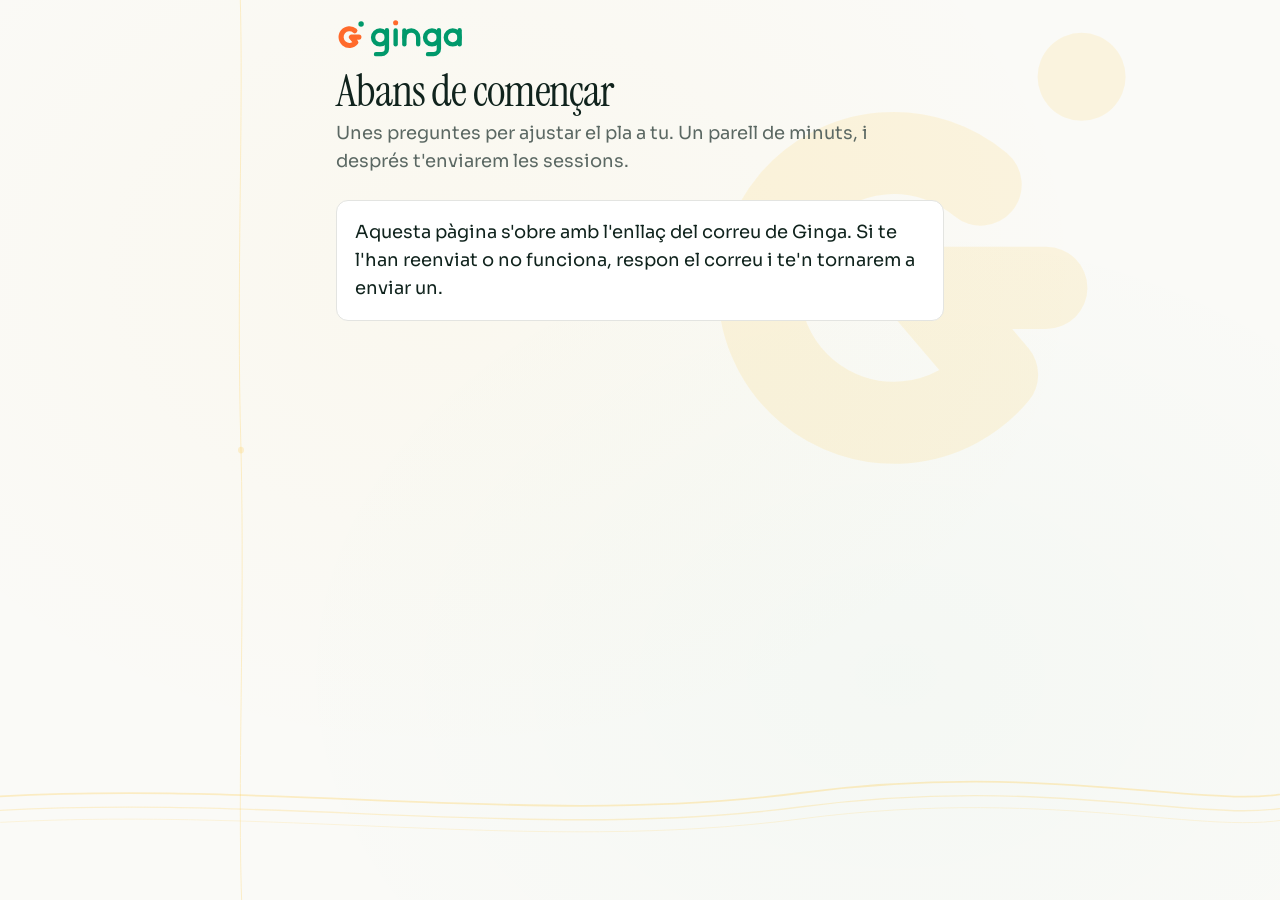
<file: inici/index.html>
<!doctype html>
<html lang="ca">
<head>
<meta charset="utf-8">
<link rel="icon" type="image/svg+xml" href="https://gingacoach.com/icona.svg">
<meta name="viewport" content="width=device-width,initial-scale=1,viewport-fit=cover">
<meta name="robots" content="noindex">
<meta name="theme-color" content="#10231D">
<title>Ginga · Abans de començar</title>
<link rel="preconnect" href="https://fonts.googleapis.com">
<link rel="preconnect" href="https://fonts.gstatic.com" crossorigin>
<link rel="stylesheet" href="https://fonts.googleapis.com/css2?family=Instrument+Serif:ital@0;1&family=Sora:wght@300;400;500;600;700&display=swap">
<style>
/* Formulari d'inici de Ginga Força: com es mou la persona (prefiltre), els tests del primer dia (només si no passa
   el prefiltre) i una declaració de salut d'una casella. Es respon abans de rebre cap sessió.
   La font és a jrodfer/ginga (forca60/web/inici/); aquí se'n publica la còpia. Lletra gran i botons grans. */
:root {
  --bg: #FAFAF7; --card: #FFFFFF; --fg: #10231D; --muted: #5B6863; --line: #E3E4E1;
  --accent: #FF6A2B; --ok: #00996B; --avis: #B3261E;
  color-scheme: light;
}
@media (prefers-color-scheme: dark) {
  :root:not([data-theme="light"]) {
    --bg: #10231D; --card: #1A2C26; --fg: #F0EDE8; --muted: #969C97; --line: #24352F;
    --accent: #FF6A2B; --ok: #2DBF8C; --avis: #FF8A80; color-scheme: dark;
  }
}
/* el logo, igual que al reproductor de força */
.lockup { display: block; height: auto; width: 128px; margin: 0 0 6px; }
.lockup .lk-g, .lockup .lk-t { fill: none; stroke-linecap: round; stroke-linejoin: round; }
.lockup .lk-g { stroke: var(--accent); stroke-width: 28; }
.lockup .lk-t { stroke: #00996B; stroke-width: 24; }   /* lletres verdes: es llegeixen en clar i en fosc */
.lockup .lk-p { fill: #00996B; }   /* el punt de la G, verd */
.lockup .lk-i { fill: var(--accent); }   /* el punt de la i, taronja */
* { box-sizing: border-box; }
body { margin: 0; background: var(--bg); color: var(--fg); font: 400 18px/1.55 var(--sans); }
main { max-width: 640px; margin: 0 auto; padding: env(safe-area-inset-top, 0px) 16px calc(env(safe-area-inset-bottom, 0px) + 32px); }
header { padding: 20px 0 8px; }
.marca { font-weight: 900; font-size: 26px; color: var(--accent); letter-spacing: .02em; }
h1 { font-size: 28px; line-height: 1.2; margin: 8px 0 4px; }
h2 { font-size: 22px; margin: 0 0 6px; }
.muted { color: var(--muted); }
.card { background: var(--card); border: 1px solid var(--line); border-radius: 16px; padding: 18px; margin: 16px 0; }
.pregunta { padding: 12px 0; border-top: 1px solid var(--line); }
.pregunta:first-of-type { border-top: 0; }
.pregunta p { margin: 0 0 10px; font-weight: 700; }
.sino { display: grid; grid-template-columns: 1fr 1fr; gap: 10px; }
.sino label { display: flex; align-items: center; justify-content: center; gap: 8px; min-height: 52px; border: 2px solid var(--line);
  border-radius: 12px; font-weight: 800; cursor: pointer; }
.sino input { width: 22px; height: 22px; accent-color: var(--ok); }
.sino label:has(input:checked) { border-color: var(--ok); }
.test { padding: 14px 0; border-top: 1px solid var(--line); }
.test:first-of-type { border-top: 0; }
.test p { margin: 0 0 10px; }
.fila { display: flex; gap: 10px; align-items: center; flex-wrap: wrap; }
input[type=number] { font: inherit; font-size: 24px; font-weight: 800; width: 130px; padding: 10px 12px; border-radius: 12px;
  border: 2px solid var(--line); background: var(--card); color: var(--fg); }
.btn { appearance: none; border: 0; border-radius: 14px; font: 800 18px/1 var(--sans); padding: 16px 20px; cursor: pointer;
  background: var(--accent); color: #10231D; min-height: 56px; }
.btn.sec { background: transparent; color: var(--fg); border: 2px solid var(--line); }
.btn:disabled { opacity: .5; cursor: default; }
.btn:focus-visible, input:focus-visible { outline: 3px solid var(--ok); outline-offset: 2px; }
.check { display: flex; gap: 10px; align-items: center; margin-top: 10px; font-weight: 600; }
.check input { width: 22px; height: 22px; accent-color: var(--ok); }
.check.gran { align-items: flex-start; font-weight: 500; border: 2px solid var(--linia, #E3E4E1); border-radius: 12px; padding: 12px; }
.check.gran input { width: 30px; height: 30px; flex: none; margin: 0; }
.dies { display: grid; grid-template-columns: repeat(7, 1fr); gap: 6px; }
.dies label { display: flex; flex-direction: column; align-items: center; justify-content: center; gap: 4px; min-height: 60px;
  border: 2px solid var(--line); border-radius: 12px; font-weight: 800; font-size: 15px; cursor: pointer; }
.dies input { width: 22px; height: 22px; accent-color: var(--ok); }
.dies label:has(input:checked) { border-color: var(--ok); }
.avis { color: var(--avis); font-weight: 700; }
.ok { color: var(--ok); font-weight: 800; font-size: 22px; }
</style>
<link rel="stylesheet" href="../marca.css">
</head>
<body>
<main>
  <header>
    <svg class="lockup" viewBox="-12 -16 704 208" role="img" aria-label="ginga"><path class="lk-g" d="M91.6 42.8 A46 46 0 1 0 97.2 107.6 L72 78 L114 78"/><circle class="lk-p" cx="126" cy="6" r="15"/><g class="lk-t" transform="translate(180,30)"><circle cx="50" cy="50" r="38"/><path d="M88 10 V112 A30 30 0 0 1 58 142 H28"/><path d="M136 12 V88"/><path d="M184 88 V12"/><path d="M184 50 A38 38 0 0 1 260 50 V88"/><circle cx="336" cy="50" r="38"/><path d="M374 10 V112 A30 30 0 0 1 344 142 H314"/><circle cx="450" cy="50" r="38"/><path d="M488 10 V88"/></g><circle class="lk-i" cx="316" cy="-1" r="14"/></svg>
    <h1 id="titol">Abans de començar</h1>
    <p class="muted" style="margin:0">Unes preguntes per ajustar el pla a tu. Un parell de minuts, i després t'enviarem les sessions.</p>
  </header>

  <div id="sense-enllac" class="card" hidden>
    <p style="margin:0">Aquesta pàgina s'obre amb l'enllaç del correu de Ginga. Si te l'han reenviat o no funciona, respon el correu i te'n tornarem a enviar un.</p>
  </div>

  <form id="formulari" hidden>
    <section class="card">
      <h2>Sobre tu</h2>
      <p class="muted" style="margin:0 0 6px">Per saber per on començar.</p>
      <div id="perfil"></div>
    </section>

    <section class="card" id="bloc-tests" hidden>
      <h2>Uns tests senzills</h2>
      <p class="muted" style="margin:0 0 6px">Amb les respostes d'abans, millor que facis aquests tests per triar bé el nivell. Uns 10 minuts, amb una cadira sense braços i algú al costat. Si un et fa mal o et mareges, para i posa el que hagis fet.</p>

      <div class="test">
        <p><strong>1. Aixecar-se de la cadira.</strong> Seu a la cadira amb els braços creuats al pit. Quantes vegades t'aixeques del tot i tornes a seure en 30 segons?</p>
        <div class="fila">
          <input type="number" id="cadira" min="0" max="60" step="1" inputmode="numeric" aria-label="Vegades en 30 segons">
          <span>vegades</span>
          <button class="btn sec" type="button" id="crono-cadira">Compte enrere de 30 s</button>
        </div>
        <label class="check"><input type="checkbox" id="mans"> No m'he pogut aixecar sense les mans</label>
      </div>

      <div class="test">
        <p><strong>2. Aixecar-se i caminar.</strong> Des de la cadira: aixeca't, camina 3 metres al teu ritme, dona la volta, torna i seu. Quants segons?</p>
        <div class="fila">
          <input type="number" id="tug" min="0" max="120" step="0.1" inputmode="decimal" aria-label="Segons">
          <span>segons</span>
          <button class="btn sec" type="button" data-crono="tug">Cronometra</button>
        </div>
      </div>

      <div class="test">
        <p><strong>3. Equilibri en tàndem.</strong> Un peu just davant de l'altre, el taló tocant la punta, sense agafar-te (amb la cadira a l'abast). Quants segons aguantes? Si arribes a 10, para i posa 10.</p>
        <div class="fila">
          <input type="number" id="tandem" min="0" max="10" step="1" inputmode="numeric" aria-label="Segons en tàndem">
          <span>segons</span>
          <button class="btn sec" type="button" data-crono="tandem">Cronometra</button>
        </div>
      </div>

      <div class="test">
        <p><strong>4. Sobre un peu.</strong> Sense agafar-te, amb la cadira a l'abast. Quants segons aguantes? Si arribes a 30, para i posa 30.</p>
        <div class="fila">
          <input type="number" id="un_peu" min="0" max="30" step="1" inputmode="numeric" aria-label="Segons sobre un peu">
          <span>segons</span>
          <button class="btn sec" type="button" data-crono="un_peu">Cronometra</button>
        </div>
      </div>
    </section>

    <section class="card" id="bloc-com">
      <h2>Com ho farem</h2>
      <div class="pregunta" style="border-top:0">
        <p>Quins dies et va millor? Són dues sessions de força i una d'equilibri, més curta.</p>
        <div class="sino" style="grid-template-columns:1fr">
          <label><input type="radio" name="dies_sessions" value="0,2,4"> Dilluns, dimecres i divendres</label>
          <label><input type="radio" name="dies_sessions" value="1,3,5"> Dimarts, dijous i dissabte</label>
          <label><input type="radio" name="dies_sessions" value="0,3,5"> Dilluns, dijous i dissabte</label>
          <label><input type="radio" name="dies_sessions" value="2,4,6"> Dimecres, divendres i diumenge</label>
        </div>
      </div>
      <div class="pregunta">
        <p>Què tens a casa? <span class="muted" style="font-weight:400">(marca el que tinguis; si no tens res, també es pot fer)</span></p>
        <label class="check"><input type="checkbox" name="material" value="manuelles"> Peses (manuelles)</label>
        <label class="check"><input type="checkbox" name="material" value="gomes"> Gomes elàstiques</label>
        <label class="check"><input type="checkbox" name="material" value="banc"> Un banc</label>
        <label class="check"><input type="checkbox" name="material" value="barra"> Una barra amb discos</label>
        <label class="check"><input type="checkbox" name="material" value="terra"> Una estora</label>
      </div>
      <div class="pregunta" id="q-estiraments">
        <p>Vols fer també estiraments? <span class="muted" style="font-weight:400">(sessions curtes a part, amb vídeos)</span></p>
        <p class="muted" style="margin:-4px 0 10px;font-weight:400">No formen part del programa de força ni hi sumen: no substitueixen la força, no eviten lesions ni treuen les agulletes. Serveixen per guanyar mobilitat (moure't amb més recorregut). Tria els dies que vulguis: com més sovint, més mobilitat (per al màxim, cada dia). Després de la sessió o al vespre, mai just abans de fer força. Uns 10 minuts, fins a notar tensió i sense dolor.</p>
        <div class="sino">
          <label><input type="radio" name="estiraments" value="si"> Sí</label>
          <label><input type="radio" name="estiraments" value="no"> No, gràcies</label>
        </div>
      </div>
      <div class="pregunta" id="q-estiraments_dies" hidden>
        <p>Quins dies?</p>
        <div class="dies">
          <label><input type="checkbox" name="estiraments_dies" value="dl"> Dl</label>
          <label><input type="checkbox" name="estiraments_dies" value="dt"> Dt</label>
          <label><input type="checkbox" name="estiraments_dies" value="dc"> Dc</label>
          <label><input type="checkbox" name="estiraments_dies" value="dj"> Dj</label>
          <label><input type="checkbox" name="estiraments_dies" value="dv"> Dv</label>
          <label><input type="checkbox" name="estiraments_dies" value="ds"> Ds</label>
          <label><input type="checkbox" name="estiraments_dies" value="dg"> Dg</label>
        </div>
      </div>
      <div class="pregunta" id="q-rigidesa" hidden>
        <p>On et notes més rígid/a o carregat/da? <span class="muted" style="font-weight:400">(si no ho saps, deixa-ho així)</span></p>
        <label class="check"><input type="checkbox" name="rigidesa" value="coll_espatlles"> Coll i espatlles</label>
        <label class="check"><input type="checkbox" name="rigidesa" value="esquena"> Esquena</label>
        <label class="check"><input type="checkbox" name="rigidesa" value="malucs"> Malucs</label>
        <label class="check"><input type="checkbox" name="rigidesa" value="cuixes_darrere"> La part de darrere de les cuixes</label>
        <label class="check"><input type="checkbox" name="rigidesa" value="cuixes_davant"> La part de davant de les cuixes</label>
        <label class="check"><input type="checkbox" name="rigidesa" value="bessons"> Bessons i turmells</label>
      </div>
    </section>

    <section class="card">
      <h2>Per començar</h2>
      <label class="check gran"><input type="checkbox" id="declaracio"> Confirmo que no tinc cap problema de cor ni de
        pressió arterial, ni dolor al pit, marejos o desmais quan faig esforç; o que, si en tinc, el metge m'ha dit
        que puc fer exercici. Si mai en tinc durant una sessió, pararé i ho diré.</label>
      <p class="muted" style="margin:8px 0 0">Si no ho pots confirmar, no t'hi encallis: respon el correu i en parlem.</p>
      <label class="check gran"><input type="checkbox" id="consentiment"><span>Consenteixo que Ginga faci servir les dades de
        salut que doni aquí (embaràs o postpart, molèsties, els tests) només per adaptar-me el pla. Les guarda fins que
        les llegeix l'entrenador, i les puc fer esborrar quan vulgui.
        <a href="../privacitat/" target="_blank" rel="noopener">Política de privacitat</a>.</span></label>
    </section>

    <p class="avis" id="error" hidden></p>
    <button class="btn" type="submit" id="envia" style="width:100%">Envia</button>
  </form>

  <section id="gracies" class="card" hidden>
    <p class="ok" style="margin:0 0 8px">Gràcies!</p>
    <p id="gracies-txt" style="margin:0"></p>
  </section>
</main>

<script>
(function () {
  "use strict";
  var $ = function (id) { return document.getElementById(id); };

  // L'enllaç del correu porta, després del #, { u: adreça del Worker, k: clau signada, g: signatura, n: nom }
  function llegeixHash() {
    var codi = (location.hash || "").slice(1);
    if (!codi) return null;
    try {
      var b64 = codi.replace(/-/g, "+").replace(/_/g, "/");
      while (b64.length % 4) b64 += "=";
      var bin = atob(b64), bytes = new Uint8Array(bin.length);
      for (var i = 0; i < bin.length; i++) bytes[i] = bin.charCodeAt(i);
      var d = JSON.parse(new TextDecoder("utf-8").decode(bytes));
      return d && d.u && d.k && d.g ? d : null;
    } catch (err) { return null; }
  }
  var dades = llegeixHash();
  if (!dades) { $("sense-enllac").hidden = false; return; }
  if (dades.n) $("titol").textContent = "Abans de començar, " + dades.n;
  $("formulari").hidden = false;
  if (dades.m) {                                         // a la sol·licitud va dir que vol moure's millor
    var nota = document.createElement("p");
    nota.className = "muted"; nota.style.cssText = "margin:-4px 0 10px;font-weight:700";
    nota.textContent = "Ens vas dir que vols moure't millor: els estiraments milloren la mobilitat.";
    $("q-estiraments").insertBefore(nota, $("q-estiraments").querySelector(".sino"));
  }

  // Perfil (forca60/valoracio.py, per_perfil): edat, esports, força, mobilitat (només a partir de 60), postpart, mal sovint;
  // i, a «Com ho farem», els dies, el material i els estiraments (si en vol, quins dies i on es nota rígid)
  function opcions(contenidor, nom, text, llista, columnes) {
    var div = document.createElement("div");
    div.className = "pregunta"; div.id = "q-" + nom;
    var p = document.createElement("p");
    p.textContent = text;
    var fila = document.createElement("div");
    fila.className = "sino";
    fila.style.gridTemplateColumns = columnes === 1 ? "1fr" : "1fr 1fr";
    llista.forEach(function (o) {
      var l = document.createElement("label");
      var inp = document.createElement("input");
      inp.type = "radio"; inp.name = nom; inp.value = o[0];
      l.appendChild(inp);
      l.appendChild(document.createTextNode(o[1]));
      fila.appendChild(l);
    });
    div.appendChild(p); div.appendChild(fila);
    contenidor.appendChild(div);
    return div;
  }
  function sino(contenidor, nom, text) { return opcions(contenidor, nom, text, [["si", "Sí"], ["no", "No"]]); }
  function valor(nom) { var x = document.querySelector("input[name='" + nom + "']:checked"); return x ? x.value : null; }
  function tria(nom) { var v = valor(nom); return v === null ? null : v === "si"; }

  var P = $("perfil");
  var qFranja = opcions(P, "franja", "Quants anys tens?", [["menor", "Menys de 18"], ["18-39", "18 a 39"], ["40-59", "40 a 59"], ["60+", "60 o més"]]);
  if (["18-39", "40-59", "60+"].indexOf(dades.f) >= 0) {      // ja la va dir a la sol·licitud: no es torna a preguntar
    document.querySelector("input[name='franja'][value='" + dades.f + "']").checked = true;
    qFranja.hidden = true;
  }
  var qEsports = document.createElement("div");
  qEsports.className = "pregunta"; qEsports.id = "q-esports";
  qEsports.innerHTML = "<p>Fas algun d'aquests esports?</p>" +
    "<label class='check'><input type='checkbox' id='e-correr'> Córrer</label>" +
    "<label class='check'><input type='checkbox' id='e-bici'> Bici</label>" +
    "<label class='check'><input type='checkbox' id='e-natacio'> Natació</label>";
  P.appendChild(qEsports);
  var qDies = opcions(P, "dies", "Quants dies a la setmana fas aquest esport?", [["1", "1 dia"], ["2", "2 dies"], ["3", "3 dies"], ["4", "4 dies o més"]]);
  sino(P, "forca", "Has fet mai exercicis de força (peses, gomes, màquines o similars)?");
  var qMobilitat = document.createElement("div");
  qMobilitat.id = "q-mobilitat";
  sino(qMobilitat, "camina", "Camines habitualment més de mitja hora seguida sense problemes?");
  sino(qMobilitat, "cadira_sense_mans", "T'aixeques d'una cadira sense ajudar-te amb les mans?");
  P.appendChild(qMobilitat);
  opcions(P, "sexe", "Ets…", [["dona", "Dona"], ["home", "Home"]]);
  var qMaternitat = opcions(P, "maternitat", "Estàs embarassada o has tingut un fill fa menys d'un any?",
    [["no", "No"], ["embaras", "Estic embarassada"], ["postpart", "He tingut un fill fa menys d'un any"]], 1);
  var qPostpart = document.createElement("div");
  qPostpart.id = "q-postpart";
  opcions(qPostpart, "postpart_setmanes", "Quantes setmanes fa del part?", [["<6", "Menys de 6"], ["6-12", "De 6 a 12"], ["12-26", "De 12 a 26"], ["26-52", "De 26 a 52"]]);
  sino(qPostpart, "alta", "T'han donat l'alta a la revisió postpart?");
  sino(qPostpart, "cesaria", "Va ser cesària?");
  sino(qPostpart, "simptomes", "Tens pèrdues d'orina, sensació de pesadesa a la pelvis o dolor (a la cicatriu, la pelvis o l'esquena)?");
  var qImpacte = sino(qPostpart, "impacte_ok", "Pots fer 10 salts petits sobre el lloc, sobre cada peu, sense pèrdues, pesadesa ni dolor?");
  P.appendChild(qPostpart);
  // Mal sovint (dada de salut: no es desa al pla; només l'entrenador la rep, i al pla en queda la decisió)
  var qDolor = document.createElement("div");
  qDolor.className = "pregunta"; qDolor.id = "q-dolor";
  qDolor.innerHTML = "<p>Tens mal sovint en algun lloc? <span class='muted' style='font-weight:400'>(marca'ls; si no, «Enlloc»)</span></p>" +
    "<label class='check'><input type='checkbox' name='dolor' value='cap'> Enlloc</label>" +
    "<label class='check'><input type='checkbox' name='dolor' value='esquena_baixa'> L'esquena baixa</label>" +
    "<label class='check'><input type='checkbox' name='dolor' value='coll_espatlles'> El coll o les espatlles</label>" +
    "<label class='check'><input type='checkbox' name='dolor' value='genolls'> Els genolls</label>" +
    "<label class='check'><input type='checkbox' name='dolor' value='malucs'> Els malucs</label>" +
    "<label class='check'><input type='checkbox' name='dolor' value='cames'> Les cames</label>" +
    "<label class='check'><input type='checkbox' name='dolor' value='peus_talons'> Els peus o els talons</label>";
  P.appendChild(qDolor);
  var qAlarma = sino(P, "dolor_alarma", "Aquest mal és fort o va a més, et desperta a la nit, va amb formigueig o pèrdua de força a les cames, o va començar després d'un cop o una caiguda?");
  var avisMenor = document.createElement("p");
  avisMenor.className = "avis"; avisMenor.hidden = true;
  avisMenor.textContent = "Aquest programa és per a majors de 18 anys. Parla amb el teu entrenador.";
  P.appendChild(avisMenor);
  var avisEmbaras = document.createElement("p");
  avisEmbaras.className = "avis"; avisEmbaras.hidden = true;
  avisEmbaras.textContent = "Encara no tenim un pla per a l'embaràs. Envia el formulari igualment i el teu entrenador parlarà amb tu.";
  P.appendChild(avisEmbaras);

  function marcats(nom) {
    return Array.prototype.map.call(document.querySelectorAll("input[name='" + nom + "']:checked"), function (x) { return x.value; });
  }
  function esports() { return ["correr", "bici", "natacio"].filter(function (e) { return $("e-" + e).checked; }); }
  function perfil() {
    var r = { franja: valor("franja"), sexe: valor("sexe"), forca: tria("forca"), dies_sessions: valor("dies_sessions"),
              material: Array.prototype.map.call(document.querySelectorAll("input[name=material]:checked"), function (x) { return x.value; }),
              maternitat: valor("sexe") === "dona" ? valor("maternitat") : "no" };
    esports().forEach(function (e) { r[e] = true; });
    r.dies = esports().length && valor("dies") ? Number(valor("dies")) : 0;
    if (r.franja === "60+") { r.camina = tria("camina"); r.cadira_sense_mans = tria("cadira_sense_mans"); }
    r.estiraments = tria("estiraments");
    if (r.estiraments) {
      r.estiraments_dies = marcats("estiraments_dies");
      r.rigidesa = marcats("rigidesa");
    }
    var dolors = marcats("dolor");
    r.dolor_zones = dolors.indexOf("cap") >= 0 ? [] : dolors;
    r.dolor_cap = dolors.indexOf("cap") >= 0;
    if (r.dolor_zones.length) r.dolor_alarma = tria("dolor_alarma");
    if (r.maternitat === "postpart") {
      r.postpart_setmanes = valor("postpart_setmanes"); r.alta = tria("alta"); r.cesaria = tria("cesaria");
      r.simptomes = tria("simptomes");
      r.impacte_ok = (r.postpart_setmanes === "12-26" || r.postpart_setmanes === "26-52") ? tria("impacte_ok") : false;
    }
    return r;
  }
  function falta(p) {                                    // alguna pregunta que toca i no s'ha respost
    if (!p.franja || p.franja === "menor" || !p.sexe || p.forca === null || !p.maternitat || !p.dies_sessions) return true;
    if (esports().length && !valor("dies")) return true;
    if (p.estiraments === null || (p.estiraments && !p.estiraments_dies.length)) return true;
    if (!p.dolor_cap && !p.dolor_zones.length) return true;
    if (p.dolor_zones.length && p.dolor_alarma === null) return true;
    if (p.franja === "60+" && (p.camina === null || p.cadira_sense_mans === null)) return true;
    if (p.maternitat === "postpart" && (!p.postpart_setmanes || p.alta === null || p.cesaria === null || p.simptomes === null ||
        (qImpacte.hidden === false && p.impacte_ok === null))) return true;
    return false;
  }
  function actiu(p) {
    return !!(p.camina && p.cadira_sense_mans && ((p.dies || 0) >= 2 || p.correr || p.forca));
  }
  function calenTests() {
    var p = perfil();
    return p.franja === "60+" && p.maternitat === "no" && !falta(p) && !actiu(p);
  }
  function actualitza() {
    var p = perfil();
    qDies.hidden = !esports().length;
    qMobilitat.hidden = p.franja !== "60+";
    qMaternitat.hidden = p.sexe !== "dona";
    qPostpart.hidden = p.maternitat !== "postpart";
    qImpacte.hidden = !(p.postpart_setmanes === "12-26" || p.postpart_setmanes === "26-52");
    $("q-estiraments_dies").hidden = $("q-rigidesa").hidden = !p.estiraments;
    qAlarma.hidden = !p.dolor_zones.length;
    avisMenor.hidden = p.franja !== "menor";
    avisEmbaras.hidden = p.maternitat !== "embaras";
    $("bloc-tests").hidden = !calenTests();
    $("envia").disabled = p.franja === "menor";
  }
  P.addEventListener("change", actualitza);
  $("bloc-com").addEventListener("change", actualitza);
  qDolor.addEventListener("change", function (ev) {
    if (ev.target.name !== "dolor" || !ev.target.checked) return;
    Array.prototype.forEach.call(document.querySelectorAll("input[name='dolor']"), function (x) {
      if (x !== ev.target && (x.value === "cap" || ev.target.value === "cap")) x.checked = false;
    });
    actualitza();
  });
  actualitza();

  // Cronòmetres: un botó per test omple el camp; el de la cadira és un compte enrere de 30 s
  var enMarxa = null;
  Array.prototype.forEach.call(document.querySelectorAll("[data-crono]"), function (b) {
    b.addEventListener("click", function () {
      var camp = $(b.getAttribute("data-crono"));
      if (enMarxa && enMarxa.boto === b) {
        clearInterval(enMarxa.id);
        camp.value = Math.round((Date.now() - enMarxa.inici) / 100) / 10;
        if (camp.max) camp.value = Math.min(Number(camp.value), Number(camp.max));
        if (camp.step === "1") camp.value = Math.floor(Number(camp.value));
        b.textContent = "Cronometra"; enMarxa = null; return;
      }
      if (enMarxa) return;
      var inici = Date.now();
      enMarxa = { boto: b, inici: inici, id: setInterval(function () {
        camp.value = Math.floor((Date.now() - inici) / 1000);
      }, 200) };
      b.textContent = "Para";
    });
  });
  $("crono-cadira").addEventListener("click", function () {
    var b = this, queda = 30;
    if (b.disabled) return;
    b.disabled = true; b.textContent = "Comença! 30";
    var id = setInterval(function () {
      queda--;
      b.textContent = queda > 0 ? "Queden " + queda + " s" : "Temps! Apunta-ho";
      if (queda <= 0) {
        clearInterval(id);
        try { navigator.vibrate && navigator.vibrate(400); } catch (err) {}
        setTimeout(function () { b.disabled = false; b.textContent = "Compte enrere de 30 s"; }, 3000);
      }
    }, 1000);
  });

  $("formulari").addEventListener("submit", function (ev) {
    ev.preventDefault();
    var p = perfil();
    var perfilFalta = falta(p);
    var ambTests = calenTests();
    var tests = { cadira: $("cadira").value, tug: $("tug").value, tandem: $("tandem").value, un_peu: $("un_peu").value };
    var buits = ambTests ? Object.keys(tests).filter(function (k) { return tests[k] === ""; }) : [];
    var declara = $("declaracio").checked && $("consentiment").checked;
    if (perfilFalta || buits.length || !declara) {
      $("error").hidden = false;
      $("error").textContent = perfilFalta ? "Falta respondre alguna pregunta (de «Sobre tu» o de «Com ho farem»)."
        : buits.length ? "Falta algun resultat dels tests."
        : "Per començar, cal marcar les dues caselles de «Per començar» (o respondre el correu si no les pots marcar).";
      return;
    }
    $("error").hidden = true;
    $("envia").disabled = true; $("envia").textContent = "Enviant…";
    var cos = { k: dades.k, g: dades.g, declaracio: true, consentiment: true, perfil: p,
                tests: ambTests ? { cadira: Number(tests.cadira), tug: Number(tests.tug), tandem: Number(tests.tandem),
                                    un_peu: Number(tests.un_peu), mans: $("mans").checked } : null };
    fetch(dades.u, { method: "POST", headers: { "content-type": "application/json" }, body: JSON.stringify(cos) })
      .then(function (r) { if (!r.ok) throw new Error(r.status); })
      .then(function () {
        $("formulari").hidden = true; $("gracies").hidden = false;
        $("gracies-txt").textContent = "Amb les teves respostes preparem el pla. Diumenge rebràs per correu les " +
          "sessions de la primera setmana.";
        window.scrollTo(0, 0);
      })
      .catch(function () {
        $("envia").disabled = false; $("envia").textContent = "Envia";
        $("error").hidden = false; $("error").textContent = "No s'ha pogut enviar. Torna-ho a provar d'aquí a una estona.";
      });
  });
})();
</script>
</body>
</html>
</file>
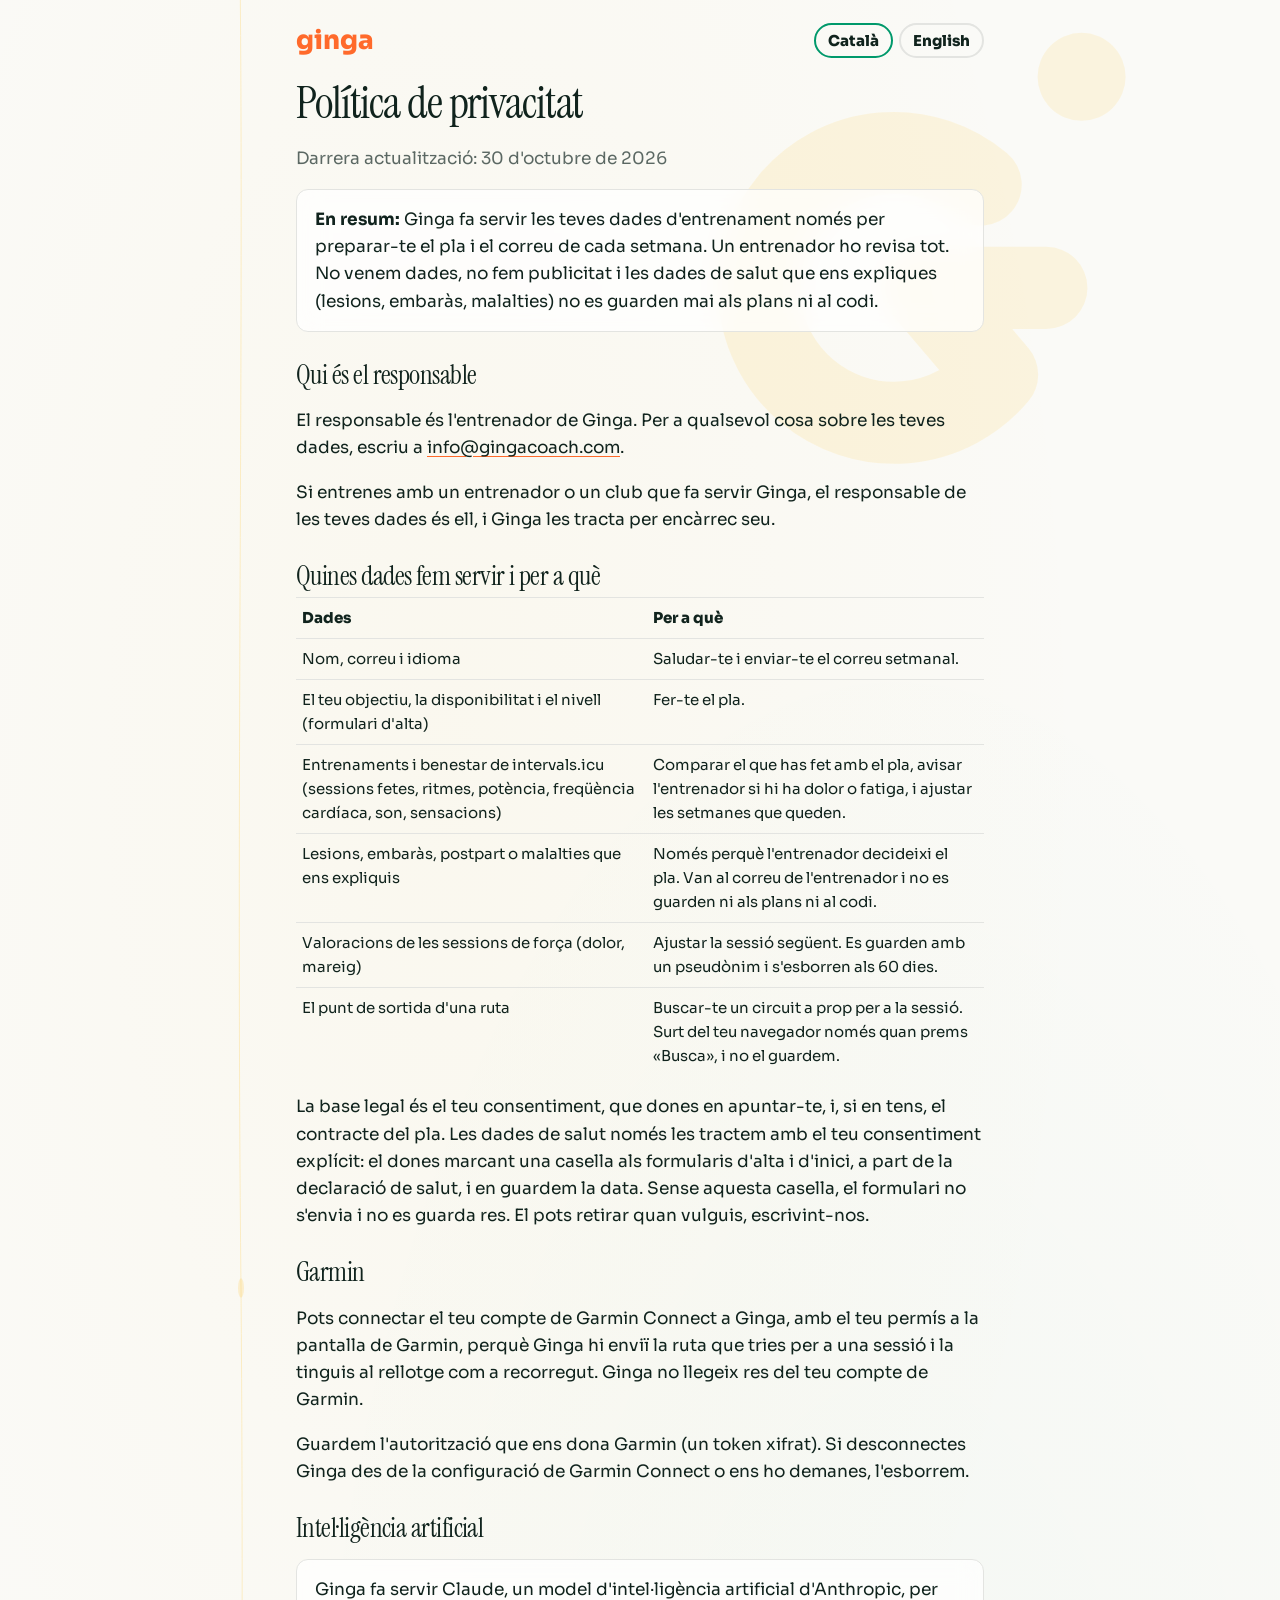
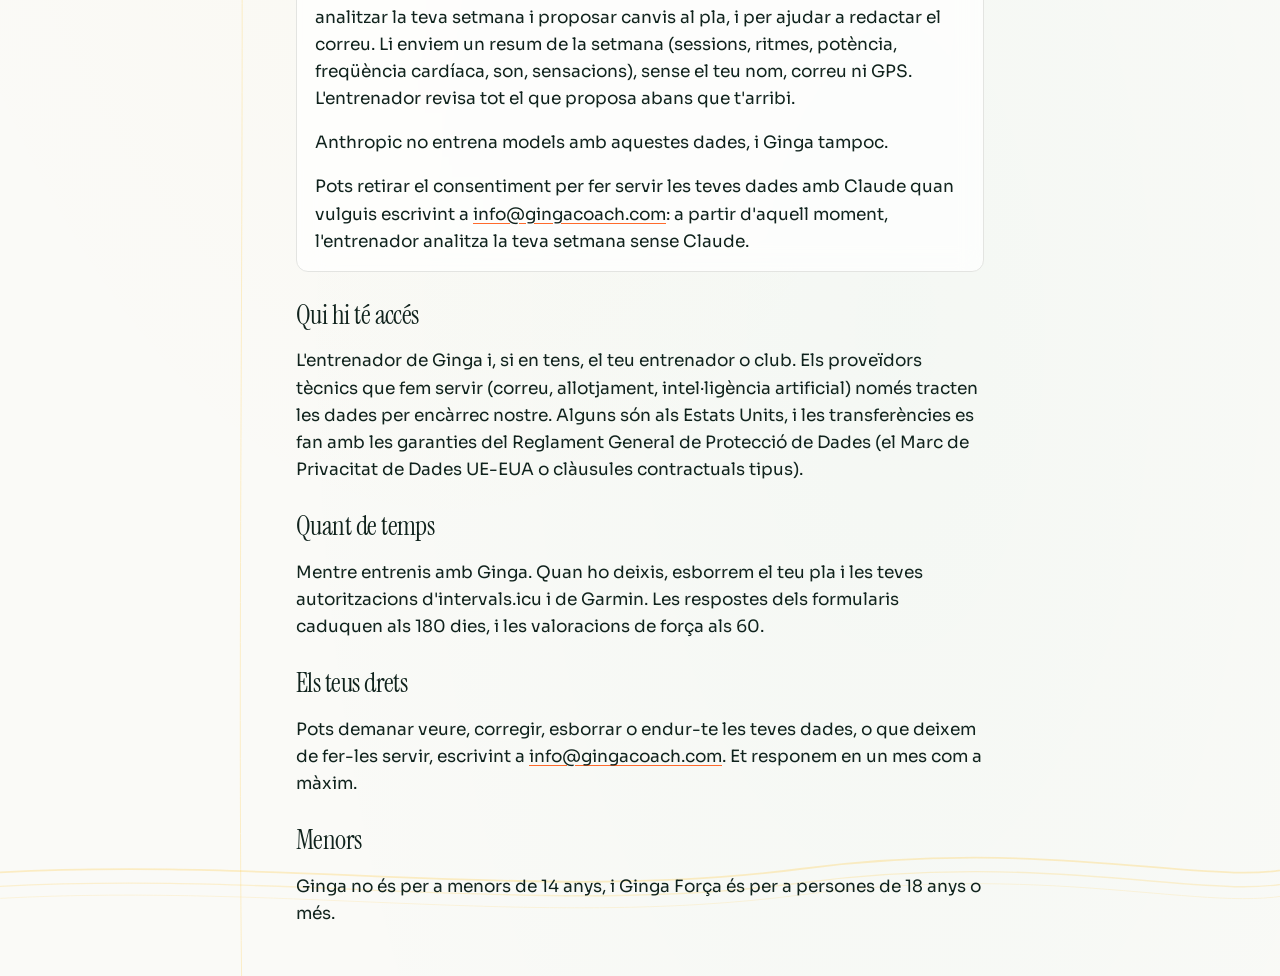
<file: privacitat/index.html>
<!doctype html>
<html lang="ca">
<head>
<meta charset="utf-8">
<link rel="icon" type="image/svg+xml" href="https://gingacoach.com/icona.svg">
<meta name="viewport" content="width=device-width,initial-scale=1,viewport-fit=cover">
<meta name="theme-color" content="#10231D">
<title>Ginga · Privacitat</title>
<link rel="preconnect" href="https://fonts.googleapis.com">
<link rel="preconnect" href="https://fonts.gstatic.com" crossorigin>
<link rel="stylesheet" href="https://fonts.googleapis.com/css2?family=Instrument+Serif:ital@0;1&family=Sora:wght@300;400;500;600;700&display=swap">
<style>
/* Política de privacitat de Ginga, en català i en anglès (la llegeix Garmin per a l'API de Courses).
   La font és a jrodfer/ginga (web/privacitat/); aquí se'n publica la còpia. Si canvia el que es fa amb les dades
   (un servei nou, una dada nova), aquesta pàgina canvia a la mateixa PR. */
:root {
  --bg: #FAFAF7; --card: #FFFFFF; --fg: #10231D; --muted: #5B6863; --line: #E3E4E1; --accent: #FF6A2B; --ok: #00996B;
  --card-glass: rgba(255,255,255,0.72);
  color-scheme: light;
}
@media (prefers-color-scheme: dark) {
  :root:not([data-theme="light"]) {
    --bg: #10231D; --card: #1A2C26; --fg: #F0EDE8; --muted: #969C97; --line: #24352F; --accent: #FF6A2B; --ok: #2DBF8C;
    --card-glass: rgba(26,44,38,0.72); color-scheme: dark;
  }
}
* { box-sizing: border-box; }
body { margin: 0; background: var(--bg); color: var(--fg); font: 400 17px/1.6 var(--sans); }
main { max-width: 720px; margin: 0 auto; padding: env(safe-area-inset-top, 0px) 16px calc(env(safe-area-inset-bottom, 0px) + 32px); }
header { display: flex; justify-content: space-between; align-items: center; gap: 12px; padding: 20px 0 8px; flex-wrap: wrap; }
.marca { font-weight: 900; font-size: 26px; color: var(--accent); text-decoration: none; }
.idiomes { display: flex; gap: 6px; }
.idiomes button { font: 800 15px/1 var(--sans); padding: 8px 12px; border-radius: 999px; border: 2px solid var(--line);
  background: transparent; color: var(--fg); cursor: pointer; }
.idiomes button[aria-pressed="true"] { border-color: var(--ok); }
h1 { font-size: 30px; line-height: 1.2; margin: 8px 0 4px; }
h2 { font-size: 21px; margin: 28px 0 6px; }
.muted { color: var(--muted); }
.card { background: var(--card-glass); -webkit-backdrop-filter: blur(12px); backdrop-filter: blur(12px); border: 1px solid var(--line); border-radius: 16px; padding: 16px 18px; margin: 16px 0; }
.card p:first-child { margin-top: 0; }
table { width: 100%; border-collapse: collapse; font-size: 15px; }
th, td { text-align: left; vertical-align: top; padding: 8px 6px; border-top: 1px solid var(--line); }
th { font-weight: 800; }
.taula { overflow-x: auto; }
a { color: inherit; text-decoration-color: var(--accent); text-underline-offset: 3px; }
[hidden] { display: none !important; }
</style>
<link rel="stylesheet" href="../marca.css">
</head>
<body>
<main>
  <header>
    <a class="marca" href="../ginga/">ginga</a>
    <div class="idiomes" role="group" aria-label="Idioma / Language">
      <button type="button" data-idioma="ca">Català</button>
      <button type="button" data-idioma="en">English</button>
    </div>
  </header>

  <article lang="ca" data-idioma="ca">
    <h1>Política de privacitat</h1>
    <p class="muted">Darrera actualització: 30 d'octubre de 2026</p>

    <div class="card">
      <p style="margin:0"><strong>En resum:</strong> Ginga fa servir les teves dades d'entrenament només per preparar-te el pla i el
        correu de cada setmana. Un entrenador ho revisa tot. No venem dades, no fem publicitat i les dades de salut que ens
        expliques (lesions, embaràs, malalties) no es guarden mai als plans ni al codi.</p>
    </div>

    <h2>Qui és el responsable</h2>
    <p>El responsable és l'entrenador de Ginga. Per a qualsevol cosa sobre les teves dades, escriu a
      <a href="mailto:info@gingacoach.com">info@gingacoach.com</a>.</p>
    <p>Si entrenes amb un entrenador o un club que fa servir Ginga, el responsable de les teves dades és ell, i Ginga les
      tracta per encàrrec seu.</p>

    <h2>Quines dades fem servir i per a què</h2>
    <div class="taula"><table>
      <tr><th>Dades</th><th>Per a què</th></tr>
      <tr><td>Nom, correu i idioma</td><td>Saludar-te i enviar-te el correu setmanal.</td></tr>
      <tr><td>El teu objectiu, la disponibilitat i el nivell (formulari d'alta)</td><td>Fer-te el pla.</td></tr>
      <tr><td>Entrenaments i benestar de intervals.icu (sessions fetes, ritmes, potència, freqüència cardíaca, son, sensacions)</td>
        <td>Comparar el que has fet amb el pla, avisar l'entrenador si hi ha dolor o fatiga, i ajustar les setmanes que
          queden.</td></tr>
      <tr><td>Lesions, embaràs, postpart o malalties que ens expliquis</td><td>Només perquè l'entrenador decideixi el pla. Van al
        correu de l'entrenador i no es guarden ni als plans ni al codi.</td></tr>
      <tr><td>Valoracions de les sessions de força (dolor, mareig)</td><td>Ajustar la sessió següent. Es guarden amb un pseudònim
        i s'esborren als 60 dies.</td></tr>
      <tr><td>El punt de sortida d'una ruta</td><td>Buscar-te un circuit a prop per a la sessió. Surt del teu navegador només
        quan prems «Busca», i no el guardem.</td></tr>
    </table></div>
    <p>La base legal és el teu consentiment, que dones en apuntar-te, i, si en tens, el contracte del pla. Les dades de salut
      només les tractem amb el teu consentiment explícit: el dones marcant una casella als formularis d'alta i d'inici,
      a part de la declaració de salut, i en guardem la data. Sense aquesta casella, el formulari no s'envia i no es
      guarda res. El pots retirar quan vulguis, escrivint-nos.</p>

    <h2>Garmin</h2>
    <p>Pots connectar el teu compte de Garmin Connect a Ginga, amb el teu permís a la pantalla de Garmin, perquè Ginga hi
      enviï la ruta que tries per a una sessió i la tinguis al rellotge com a recorregut. Ginga no llegeix res del teu
      compte de Garmin.</p>
    <p>Guardem l'autorització que ens dona Garmin (un token xifrat). Si desconnectes Ginga des de la configuració de Garmin
      Connect o ens ho demanes, l'esborrem.</p>

    <h2>Intel·ligència artificial</h2>
    <div class="card">
      <p>Ginga fa servir Claude, un model d'intel·ligència artificial d'Anthropic, per analitzar la teva setmana i proposar
        canvis al pla, i per ajudar a redactar el correu. Li enviem un resum de la setmana (sessions, ritmes, potència,
        freqüència cardíaca, son, sensacions), sense el teu nom, correu ni GPS.
        L'entrenador revisa tot el que proposa abans que t'arribi.</p>
      <p>Anthropic no entrena models amb aquestes dades, i Ginga tampoc.</p>
      <p style="margin-bottom:0">Pots retirar el consentiment per fer servir les teves dades amb Claude quan vulguis escrivint a <a href="mailto:info@gingacoach.com">info@gingacoach.com</a>: a partir d'aquell
        moment, l'entrenador analitza la teva setmana sense Claude.</p>
    </div>

    <h2>Qui hi té accés</h2>
    <p>L'entrenador de Ginga i, si en tens, el teu entrenador o club. Els proveïdors tècnics que fem servir (correu,
      allotjament, intel·ligència artificial) només tracten les dades per encàrrec nostre. Alguns són als Estats Units, i les
      transferències es fan amb les garanties del Reglament General de Protecció de Dades (el Marc de Privacitat de Dades
      UE-EUA o clàusules contractuals tipus).</p>

    <h2>Quant de temps</h2>
    <p>Mentre entrenis amb Ginga. Quan ho deixis, esborrem el teu pla i les teves autoritzacions d'intervals.icu i de Garmin.
      Les respostes dels formularis caduquen als 180 dies, i les valoracions de força als 60.</p>

    <h2>Els teus drets</h2>
    <p>Pots demanar veure, corregir, esborrar o endur-te les teves dades, o que deixem de fer-les servir, escrivint a
      <a href="mailto:info@gingacoach.com">info@gingacoach.com</a>. Et responem en un mes com a màxim.</p>

    <h2>Menors</h2>
    <p>Ginga no és per a menors de 14 anys, i Ginga Força és per a persones de 18 anys o més.</p>
  </article>

  <article lang="en" data-idioma="en">
    <h1>Privacy policy</h1>
    <p class="muted">Last updated: 30 October 2026</p>

    <div class="card">
      <p style="margin:0"><strong>In short:</strong> Ginga uses your training data only to prepare your plan and your weekly email.
        A coach reviews everything. We do not sell data, we do not show ads, and the health information you tell us about
        (injuries, pregnancy, illness) is never stored in plans or in code.</p>
    </div>

    <h2>Who is responsible</h2>
    <p>The controller is Ginga's coach. For anything about your data, write to
      <a href="mailto:info@gingacoach.com">info@gingacoach.com</a>.</p>
    <p>If you train with a coach or club that uses Ginga, they are the controller of your data and Ginga processes it on
      their behalf.</p>

    <h2>What data we use and why</h2>
    <div class="taula"><table>
      <tr><th>Data</th><th>Why</th></tr>
      <tr><td>Name, email and language</td><td>To greet you and send your weekly email.</td></tr>
      <tr><td>Your goal, availability and level (sign-up form)</td><td>To build your plan.</td></tr>
      <tr><td>Training and wellness data from intervals.icu (completed sessions, pace, power, heart rate, sleep, how you
        felt)</td><td>To compare what you did with the plan, alert the coach about pain or fatigue, and adjust the remaining
        weeks.</td></tr>
      <tr><td>Injuries, pregnancy, postpartum or illness you tell us about</td><td>Only so the coach can decide your plan. They go to
        the coach's email and are not stored in plans or code.</td></tr>
      <tr><td>Strength session ratings (pain, dizziness)</td><td>To adjust the next session. Stored under a pseudonym and deleted
        after 60 days.</td></tr>
      <tr><td>The starting point of a route</td><td>To find a loop near you for the session. It leaves your browser only when you
        press "Search", and we do not store it.</td></tr>
    </table></div>
    <p>The legal basis is your consent, given when you sign up, and, where applicable, your plan contract. We process health
      data only with your explicit consent: you give it by ticking a box on the sign-up and starting forms, separate
      from the health declaration, and we keep the date. Without that box the form is not sent and nothing is stored.
      You can withdraw it at any time by writing to us.</p>

    <h2>Garmin</h2>
    <p>You can connect your Garmin Connect account to Ginga, with your permission on Garmin's screen, so that Ginga sends the
      route you choose for a session to your account and you have it on your watch as a course. Ginga does not read
      anything from your Garmin account.</p>
    <p>We store the authorization Garmin gives us (an encrypted token). If you disconnect Ginga from your Garmin Connect
      settings or ask us to, we delete it.</p>

    <h2>Artificial intelligence</h2>
    <div class="card">
      <p>Ginga uses Claude, an artificial intelligence model by Anthropic, to analyse your week and propose changes to your plan,
        and to help draft your email. We send it a summary of your week (sessions, pace, power, heart rate, sleep, how you felt),
        without your name, email or GPS. The coach reviews everything
        it proposes before it reaches you.</p>
      <p>Anthropic does not train models on this data, and neither does Ginga.</p>
      <p style="margin-bottom:0">You can withdraw your consent to use your data with Claude at any time by writing to <a href="mailto:info@gingacoach.com">info@gingacoach.com</a>: from then on, the coach analyses
        your week without Claude.</p>
    </div>

    <h2>Who has access</h2>
    <p>Ginga's coach and, if you have one, your own coach or club. The technical providers we use (email, hosting, artificial
      intelligence) process data only on our behalf. Some are in the United States, and transfers rely on the safeguards of
      the General Data Protection Regulation (the EU-US Data Privacy Framework or standard contractual clauses).</p>

    <h2>How long</h2>
    <p>For as long as you train with Ginga. When you leave, we delete your plan and your intervals.icu and Garmin
      authorizations. Form answers expire after 180 days, and strength ratings after 60.</p>

    <h2>Your rights</h2>
    <p>You can ask to see, correct, delete or take away your data, or ask us to stop using it, by writing to
      <a href="mailto:info@gingacoach.com">info@gingacoach.com</a>. We reply within one month.</p>

    <h2>Children</h2>
    <p>Ginga is not for children under 14, and Ginga Força is for people aged 18 or over.</p>
  </article>
</main>
<script>
// l'idioma: el de l'enllaç (?lang=en), el que s'ha triat abans o el català
(function () {
  const desat = (() => { try { return localStorage.getItem("ginga-idioma"); } catch (e) { return null; } })();
  const demanat = new URLSearchParams(location.search).get("lang");
  let idioma = demanat || desat || "ca";                      // per defecte, en català (també amb el navegador en anglès)
  const posa = (i) => {
    idioma = i === "en" ? "en" : "ca";
    document.documentElement.lang = idioma;
    for (const a of document.querySelectorAll("article[data-idioma]")) a.hidden = a.dataset.idioma !== idioma;
    for (const b of document.querySelectorAll(".idiomes button")) b.setAttribute("aria-pressed", String(b.dataset.idioma === idioma));
    document.title = idioma === "en" ? "Ginga · Privacy" : "Ginga · Privacitat";
  };
  for (const b of document.querySelectorAll(".idiomes button")) b.addEventListener("click", () => {
    posa(b.dataset.idioma);
    try { localStorage.setItem("ginga-idioma", idioma); } catch (e) {}
  });
  posa(idioma);
})();
</script>
</body>
</html>
</file>
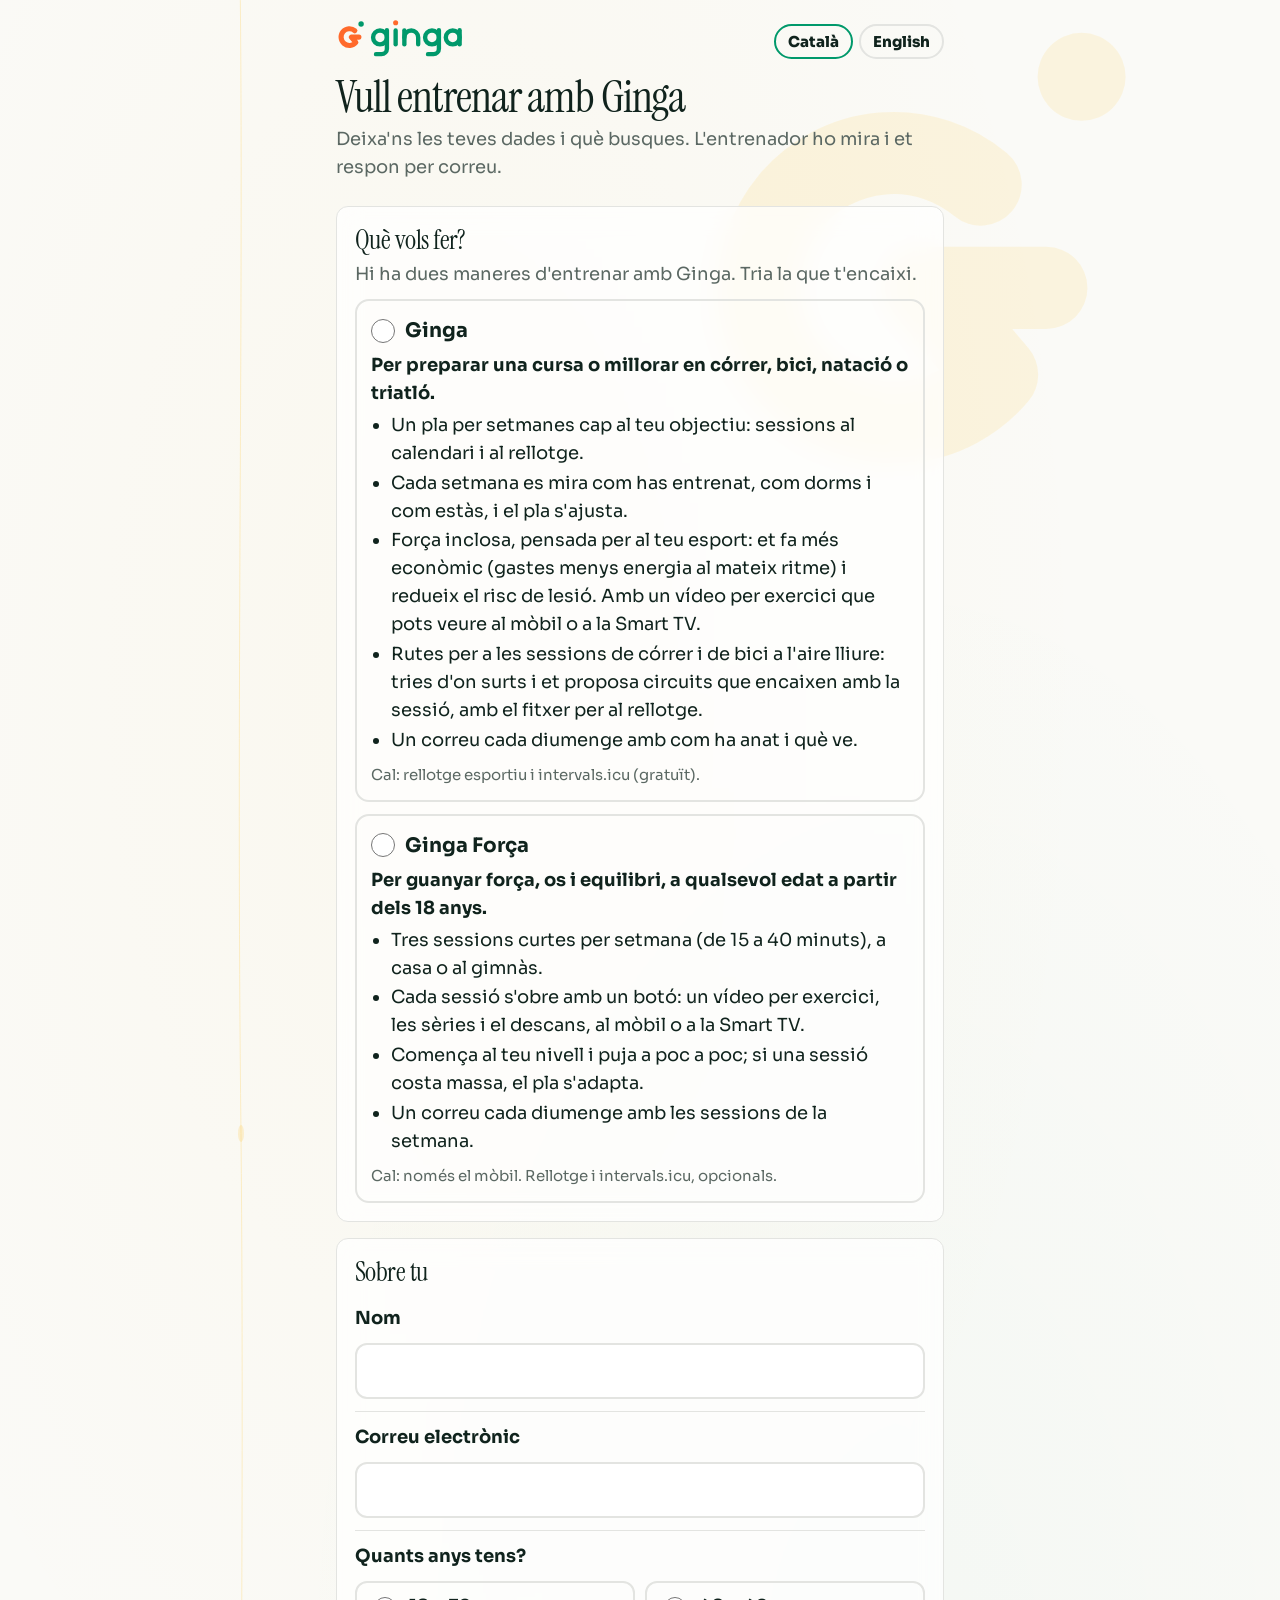
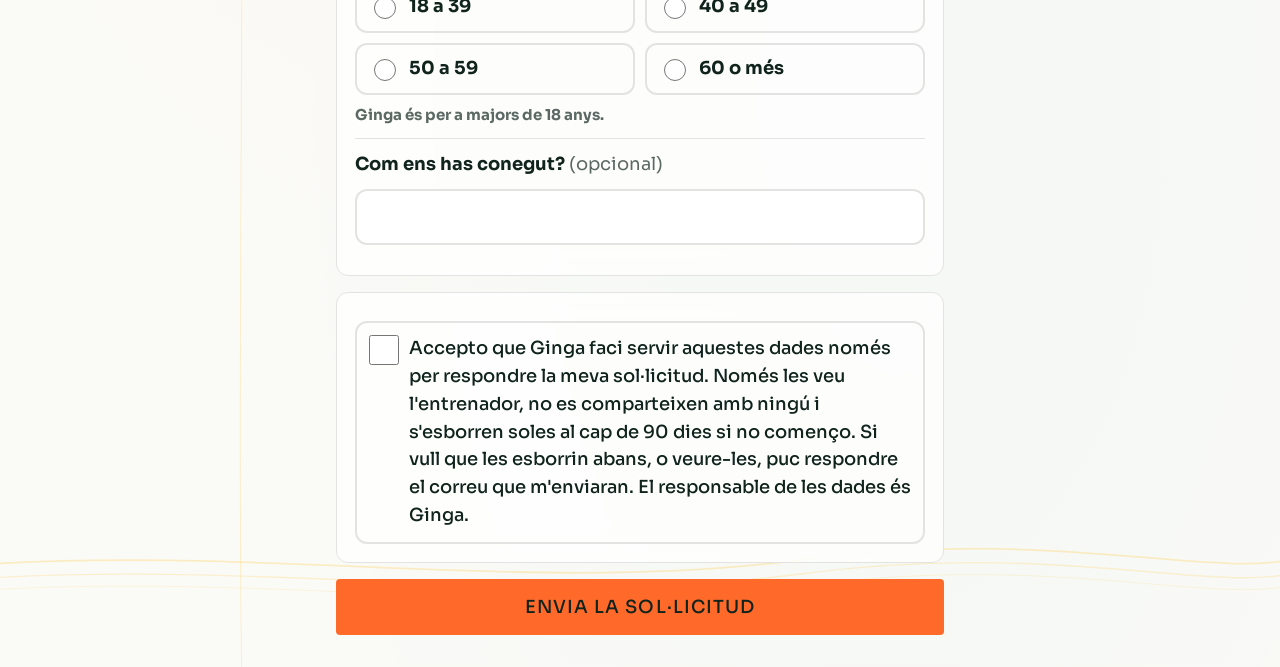
<file: solicitud/index.html>
<!doctype html>
<html lang="ca">
<head>
<meta charset="utf-8">
<link rel="icon" type="image/svg+xml" href="https://gingacoach.com/icona.svg">
<meta name="viewport" content="width=device-width,initial-scale=1,viewport-fit=cover">
<meta name="robots" content="noindex">
<meta name="theme-color" content="#10231D">
<title>Ginga · Vull entrenar</title>
<link rel="preconnect" href="https://fonts.googleapis.com">
<link rel="preconnect" href="https://fonts.gstatic.com" crossorigin>
<link rel="stylesheet" href="https://fonts.googleapis.com/css2?family=Instrument+Serif:ital@0;1&family=Sora:wght@300;400;500;600;700&display=swap">
<style>
/* Sol·licitud pública per entrar a Ginga o a Ginga Força. L'entrenador rep un correu i decideix si dona d'alta.
   La font és a jrodfer/ginga (web/solicitud/); aquí se'n publica la còpia. */
:root {
  --bg: #FAFAF7; --card: #FFFFFF; --fg: #10231D; --muted: #5B6863; --line: #E3E4E1;
  --accent: #FF6A2B; --ok: #00996B; --avis: #B3261E;
  --card-glass: rgba(255,255,255,0.72);
  color-scheme: light;
}
@media (prefers-color-scheme: dark) {
  :root:not([data-theme="light"]) {
    --bg: #10231D; --card: #1A2C26; --fg: #F0EDE8; --muted: #969C97; --line: #24352F;
    --accent: #FF6A2B; --ok: #2DBF8C; --avis: #FF8A80;
    --card-glass: rgba(26,44,38,0.72); color-scheme: dark;
  }
}
/* el logo, igual que al reproductor de força */
.lockup { display: block; height: auto; width: 128px; margin: 0 0 6px; }
.lockup .lk-g, .lockup .lk-t { fill: none; stroke-linecap: round; stroke-linejoin: round; }
.lockup .lk-g { stroke: var(--accent); stroke-width: 28; }
.lockup .lk-t { stroke: #00996B; stroke-width: 24; }   /* lletres verdes: es llegeixen en clar i en fosc */
.lockup .lk-p { fill: #00996B; }   /* el punt de la G, verd */
.lockup .lk-i { fill: var(--accent); }   /* el punt de la i, taronja */
* { box-sizing: border-box; }
body { margin: 0; background: var(--bg); color: var(--fg); font: 400 18px/1.55 var(--sans); }
main { max-width: 640px; margin: 0 auto; padding: env(safe-area-inset-top, 0px) 16px calc(env(safe-area-inset-bottom, 0px) + 32px); }
header { padding: 20px 0 8px; }
.marca { font-weight: 900; font-size: 26px; color: var(--accent); letter-spacing: .02em; }
h1 { font-size: 28px; line-height: 1.2; margin: 8px 0 4px; }
h2 { font-size: 22px; margin: 0 0 6px; }
.muted { color: var(--muted); }
.card { background: var(--card-glass); -webkit-backdrop-filter: blur(12px); backdrop-filter: blur(12px); border: 1px solid var(--line); border-radius: 16px; padding: 18px; margin: 16px 0; }
.pregunta { padding: 12px 0; border-top: 1px solid var(--line); }
.pregunta:first-of-type { border-top: 0; }
.pregunta p { margin: 0 0 10px; font-weight: 700; }
.sino { display: grid; grid-template-columns: 1fr 1fr; gap: 10px; }
.sino label { display: flex; align-items: center; justify-content: center; gap: 8px; min-height: 52px; border: 2px solid var(--line);
  border-radius: 12px; font-weight: 800; cursor: pointer; }
.sino input { width: 22px; height: 22px; accent-color: var(--ok); }
.sino label:has(input:checked) { border-color: var(--ok); }
.test { padding: 14px 0; border-top: 1px solid var(--line); }
.test:first-of-type { border-top: 0; }
.test p { margin: 0 0 10px; }
.fila { display: flex; gap: 10px; align-items: center; flex-wrap: wrap; }
input[type=number] { font: inherit; font-size: 24px; font-weight: 800; width: 130px; padding: 10px 12px; border-radius: 12px;
  border: 2px solid var(--line); background: var(--card); color: var(--fg); }
.btn { appearance: none; border: 0; border-radius: 14px; font: 800 18px/1 var(--sans); padding: 16px 20px; cursor: pointer;
  background: var(--accent); color: #10231D; min-height: 56px; }
.btn.sec { background: transparent; color: var(--fg); border: 2px solid var(--line); }
.btn:disabled { opacity: .5; cursor: default; }
.btn:focus-visible, input:focus-visible { outline: 3px solid var(--ok); outline-offset: 2px; }
.check { display: flex; gap: 10px; align-items: center; margin-top: 10px; font-weight: 600; }
.check input { width: 22px; height: 22px; accent-color: var(--ok); }
.check.gran { align-items: flex-start; font-weight: 500; border: 2px solid var(--linia, #E3E4E1); border-radius: 12px; padding: 12px; }
.check.gran input { width: 30px; height: 30px; flex: none; margin: 0; }
.avis { color: var(--avis); font-weight: 700; }
.ok { color: var(--ok); font-weight: 800; font-size: 22px; }
.tria { display: grid; grid-template-columns: 1fr 1fr; gap: 10px; }
.tria.u { grid-template-columns: 1fr; }
.tria label { display: flex; align-items: center; gap: 10px; min-height: 52px; border: 2px solid var(--line); border-radius: 12px;
  font-weight: 700; padding: 8px 12px; cursor: pointer; }
.tria input { width: 22px; height: 22px; accent-color: var(--ok); flex: none; }
.tria label:has(input:checked) { border-color: var(--ok); }
.dies { display: grid; grid-template-columns: repeat(7, 1fr); gap: 6px; }
.dies label { flex-direction: column; justify-content: center; padding: 6px 0; gap: 4px; font-size: 15px; }
input[type=text], input[type=date] { font: inherit; font-weight: 700; width: 100%; padding: 12px; border-radius: 12px;
  border: 2px solid var(--line); background: var(--card); color: var(--fg); }
.avis { color: var(--avis); font-weight: 700; }
.ok { color: var(--ok); font-weight: 800; font-size: 22px; }
.ajuda { color: var(--muted); font-size: 15px; margin: -4px 0 10px; font-weight: 400; }
details { border: 1px solid var(--line); border-radius: 12px; padding: 10px 14px; margin: 10px 0; }
summary { font-weight: 800; cursor: pointer; }
.etiqueta { display: inline-block; font-size: 13px; font-weight: 800; border-radius: 999px; padding: 2px 10px; margin-left: 6px; }
.oblig { background: var(--accent); color: #10231D; }
.opc { border: 2px solid var(--line); }
textarea { font: inherit; width: 100%; min-height: 90px; padding: 12px; border-radius: 12px; border: 2px solid var(--line);
  background: var(--card); color: var(--fg); }
[hidden] { display: none !important; }
.programes { display: grid; gap: 12px; }
.programa { display: block; border: 2px solid var(--line); border-radius: 14px; padding: 14px; cursor: pointer; }
.programa:has(input:checked) { border-color: var(--ok); }
.cap-prog { display: flex; align-items: center; gap: 10px; font-size: 20px; }
.cap-prog input { width: 24px; height: 24px; accent-color: var(--ok); margin: 0; }
.programa .sub { display: block; margin: 6px 0 4px; font-weight: 700; }
.programa ul { margin: 4px 0 8px; padding-left: 20px; }
.programa li { margin: 2px 0; }
.programa .cal { display: block; color: var(--muted); font-size: 15px; }
.parany { position: absolute; left: -10000px; width: 1px; height: 1px; overflow: hidden; }
/* l'idioma, com a la pàgina de privacitat */
.cap { display: flex; justify-content: space-between; align-items: center; gap: 12px; flex-wrap: wrap; }
.idiomes { display: flex; gap: 6px; }
.idiomes button { font: 800 15px/1 var(--sans); padding: 8px 12px; border-radius: 999px; border: 2px solid var(--line);
  background: transparent; color: var(--fg); cursor: pointer; }
.idiomes button[aria-pressed="true"] { border-color: var(--ok); }
</style>
<link rel="stylesheet" href="../marca.css">
</head>
<body>
<main>
  <header>
    <div class="cap">
    <svg class="lockup" viewBox="-12 -16 704 208" role="img" aria-label="ginga"><path class="lk-g" d="M91.6 42.8 A46 46 0 1 0 97.2 107.6 L72 78 L114 78"/><circle class="lk-p" cx="126" cy="6" r="15"/><g class="lk-t" transform="translate(180,30)"><circle cx="50" cy="50" r="38"/><path d="M88 10 V112 A30 30 0 0 1 58 142 H28"/><path d="M136 12 V88"/><path d="M184 88 V12"/><path d="M184 50 A38 38 0 0 1 260 50 V88"/><circle cx="336" cy="50" r="38"/><path d="M374 10 V112 A30 30 0 0 1 344 142 H314"/><circle cx="450" cy="50" r="38"/><path d="M488 10 V88"/></g><circle class="lk-i" cx="316" cy="-1" r="14"/></svg>
    <div class="idiomes" role="group" aria-label="Idioma / Language">
      <button type="button" data-idioma="ca">Català</button>
      <button type="button" data-idioma="en">English</button>
    </div>
    </div>
    <h1 data-t="titol">Vull entrenar amb Ginga</h1>
    <p class="muted" style="margin:0" data-t="intro">Deixa'ns les teves dades i què busques. L'entrenador ho mira i et respon per correu.</p>
  </header>

  <form id="formulari" novalidate>
    <section class="card">
      <h2 data-t="que-vols">Què vols fer?</h2>
      <p class="muted" style="margin:0 0 10px" data-t="dues-maneres">Hi ha dues maneres d'entrenar amb Ginga. Tria la que t'encaixi.</p>
      <div class="programes" id="q-programa">
        <label class="programa">
          <span class="cap-prog"><input type="radio" name="programa" value="ginga"> <b>Ginga</b></span>
          <span class="sub" data-t="ginga-sub">Per preparar una cursa o millorar en córrer, bici, natació o triatló.</span>
          <ul data-t="ginga-llista">
            <li>Un pla per setmanes cap al teu objectiu: sessions al calendari i al rellotge.</li>
            <li>Cada setmana es mira com has entrenat, com dorms i com estàs, i el pla s'ajusta.</li>
            <li>Força inclosa, pensada per al teu esport: et fa més econòmic (gastes menys energia al mateix ritme) i redueix el
              risc de lesió. Amb un vídeo per exercici que pots veure al mòbil o a la Smart TV.</li>
            <li>Rutes per a les sessions de córrer i de bici a l'aire lliure: tries d'on surts i et proposa circuits que
              encaixen amb la sessió, amb el fitxer per al rellotge.</li>
            <li>Un correu cada diumenge amb com ha anat i què ve.</li>
          </ul>
          <span class="cal" data-t="ginga-cal">Cal: rellotge esportiu i intervals.icu (gratuït).</span>
        </label>
        <label class="programa">
          <span class="cap-prog"><input type="radio" name="programa" value="forca"> <b>Ginga Força</b></span>
          <span class="sub" data-t="forca-sub">Per guanyar força, os i equilibri, a qualsevol edat a partir dels 18 anys.</span>
          <ul data-t="forca-llista">
            <li>Tres sessions curtes per setmana (de 15 a 40 minuts), a casa o al gimnàs.</li>
            <li>Cada sessió s'obre amb un botó: un vídeo per exercici, les sèries i el descans, al mòbil o a la Smart TV.</li>
            <li>Comença al teu nivell i puja a poc a poc; si una sessió costa massa, el pla s'adapta.</li>
            <li>Un correu cada diumenge amb les sessions de la setmana.</li>
          </ul>
          <span class="cal" data-t="forca-cal">Cal: només el mòbil. Rellotge i intervals.icu, opcionals.</span>
        </label>
      </div>
    </section>

    <section class="card" id="bloc-intervals" hidden>
      <h2>intervals.icu</h2>
      <!-- Strava, no: el que hi arriba des de Strava no surt per l'API (condicions de Strava), i Ginga no ho veuria -->
      <p style="margin:0 0 8px" data-t="intervals-que">Per a Ginga cal un compte a <b>intervals.icu</b>, una plataforma web
        gratuïta. S'hi connecta directament el teu rellotge esportiu (Garmin, Coros, Polar, Suunto, Wahoo...) i hi arriben
        sols tots els entrenaments. Ginga hi veu com entrenes, com dorms i com estàs, i t'ajusta el pla cada setmana.</p>
      <details>
        <summary data-t="mes-detalls">Més detalls</summary>
        <ul style="margin:6px 0" data-t="intervals-detalls">
          <li>Les sessions t'arriben al calendari i, si el rellotge ho permet, al rellotge.</li>
          <li>Cada diumenge es mira com has entrenat, dormit i recuperat (pulsacions en repòs, HRV), i s'ajusta la setmana següent.</li>
          <li>Les zones (ritmes, potència, pulsacions) surten de les teves dades, no d'una taula genèrica.</li>
          <li>El rellotge s'hi ha de connectar directament, no a través de Strava: el que arriba de Strava, Ginga no ho
            pot llegir (Strava no ho permet).</li>
          <li>Obrir el compte i connectar-hi el rellotge són 5 minuts. Amb un Apple Watch cal una app intermèdia.</li>
        </ul>
      </details>
      <details id="com-obrir">
        <summary data-t="com-obrir">No en tinc: com l'obro?</summary>
        <ol style="margin:6px 0;padding-left:20px" data-t="com-obrir-passos">
          <li>Entra a <b>intervals.icu</b> i crea un compte gratuït amb el teu correu.</li>
          <li>A <b>Settings</b> (la configuració), connecta-hi directament el rellotge (Garmin, Coros, Polar, Suunto,
            Wahoo...), no Strava. A partir d'aquí, els entrenaments hi arriben sols.</li>
          <li>Al final de la mateixa pàgina de Settings hi ha el teu <b>ID d'atleta</b>: comença per <b>i</b> i va seguit
            de números. Copia'l aquí sota.</li>
        </ol>
        <p class="ajuda" style="margin:0" data-t="sense-rellotge">Són uns 5 minuts. Sense rellotge, Ginga no pot seguir-te els
          entrenaments: mira Ginga Força, que només necessita el mòbil.</p>
      </details>
      <div class="pregunta camp-id" id="id-ginga" style="border-top:0">
        <p data-t="el-teu-id">El teu ID d'atleta d'intervals.icu</p>
        <input type="text" class="intervals-id" maxlength="20" placeholder="i123456" autocomplete="off" autocapitalize="off">
        <details style="margin-top:8px">
          <summary data-t="on-el-trobo">On el trobo?</summary>
          <p style="margin:6px 0 0" data-t="on-es-l-id">A intervals.icu, obre <b>Settings</b> (la configuració) i baixa fins
            a baix de tot. L'ID d'atleta comença per <b>i</b> i va seguit de números (per exemple, i123456). Al mòbil surt
            just a sota de les notificacions; a l'ordinador, al costat.</p>
        </details>
      </div>
    </section>
    <section class="card" id="bloc-forca" hidden>
      <h2>intervals.icu <span class="etiqueta opc" data-t="opcional">opcional</span></h2>
      <p style="margin:0 0 8px" data-t="forca-intervals">Per a Ginga Força només et cal el mòbil: les sessions arriben per
        correu, amb vídeos. Però si tens un rellotge connectat a <b>intervals.icu</b> (una plataforma web gratuïta), les
        sessions també t'arribaran al calendari i veurem si les fas, com t'han anat les pulsacions i l'esforç que hi
        apuntis.</p>
      <details>
        <summary data-t="mes-detalls">Més detalls</summary>
        <ul style="margin:6px 0" data-t="forca-detalls">
          <li>intervals.icu recull sol el que registra el teu rellotge esportiu (Garmin, Coros, Polar, Suunto, Wahoo...),
            si hi està connectat directament (el que arriba de Strava, Ginga no ho pot llegir). Sense rellotge no aporta
            res: n'hi ha prou amb el correu i el mòbil.</li>
          <li>Les sessions de força t'apareixen al calendari i, si el rellotge ho permet, al rellotge.</li>
          <li>Veiem quines sessions has fet, quant han durat, les pulsacions i l'esforç (de l'1 al 10) que hi apuntis, i
            el pla s'ajusta amb més dades.</li>
          <li>Obrir el compte i connectar-hi el rellotge són 5 minuts. Amb un Apple Watch cal una app intermèdia.</li>
        </ul>
      </details>
      <div class="pregunta" style="border-top:0">
        <p data-t="tens-compte">Tens compte d'intervals.icu?</p>
        <div class="tria">
          <label><input type="radio" name="intervals_forca" value="si"> <span data-t="si">Sí</span></label>
          <label><input type="radio" name="intervals_forca" value="no"> <span data-t="no">No</span></label>
        </div>
      </div>

      <div class="pregunta camp-id" id="id-forca" hidden>
        <p><span data-t="el-teu-id">El teu ID d'atleta d'intervals.icu</span> <span class="muted" style="font-weight:400"
          data-t="si-el-tens">(si el tens a mà)</span></p>
        <input type="text" class="intervals-id" maxlength="20" placeholder="i123456" autocomplete="off" autocapitalize="off">
        <details style="margin-top:8px">
          <summary data-t="on-el-trobo">On el trobo?</summary>
          <p style="margin:6px 0 0" data-t="on-es-l-id">A intervals.icu, obre <b>Settings</b> (la configuració) i baixa fins
            a baix de tot. L'ID d'atleta comença per <b>i</b> i va seguit de números (per exemple, i123456). Al mòbil surt
            just a sota de les notificacions; a l'ordinador, al costat.</p>
        </details>
      </div>
    </section>

    <section class="card">
      <h2 data-t="sobre-tu">Sobre tu</h2>
      <div class="pregunta" style="border-top:0"><p data-t="nom">Nom</p><input type="text" id="nom" maxlength="60" autocomplete="name"></div>
      <div class="pregunta"><p data-t="correu">Correu electrònic</p><input type="text" id="email" maxlength="120" inputmode="email" autocomplete="email"></div>
      <div class="pregunta"><p data-t="edat">Quants anys tens?</p>
        <div class="tria">
          <label><input type="radio" name="edat" value="18-39"> <span data-t="e18">18 a 39</span></label><label><input type="radio" name="edat" value="40-49"> <span data-t="e40">40 a 49</span></label>
          <label><input type="radio" name="edat" value="50-59"> <span data-t="e50">50 a 59</span></label><label><input type="radio" name="edat" value="60+"> <span data-t="e60">60 o més</span></label>
        </div>
        <p class="ajuda" style="margin:8px 0 0" data-t="majors">Ginga és per a majors de 18 anys.</p>
      </div>
      <div class="pregunta"><p><span data-t="com">Com ens has conegut?</span> <span class="muted" style="font-weight:400" data-t="opcional-p">(opcional)</span></p><input type="text" id="com" maxlength="120"></div>
      <div class="parany" aria-hidden="true"><label>Web <input type="text" id="web" tabindex="-1" autocomplete="off"></label></div>
    </section>

    <!-- L'objectiu, tancat: només el que Ginga pot fer (el pla, no la tècnica ni la dieta) -->
    <section class="card" id="obj-ginga" hidden>
      <h2 data-t="objectiu">El teu objectiu</h2>
      <p class="ajuda" style="margin:0 0 10px" data-t="objectiu-ajuda">Ginga t'ajuda amb el pla: quant entrenes, quins dies,
        a quina intensitat i com ho reparteixes fins a l'objectiu. La tècnica (per exemple, de natació) i la dieta, de
        moment no.</p>
      <div class="pregunta" style="border-top:0"><p data-t="quin-esport">Quin esport?</p>
        <div class="tria">
          <label><input type="radio" name="esport" value="correr"> <span data-t="correr">Córrer</span></label>
          <label><input type="radio" name="esport" value="natacio"> <span data-t="natacio">Natació</span></label>
          <label><input type="radio" name="esport" value="bici"> <span data-t="bici">Bici</span></label>
          <label><input type="radio" name="esport" value="triatlo"> <span data-t="triatlo">Triatló</span></label>
          <label><input type="radio" name="esport" value="duatlo"> <span data-t="duatlo">Duatló</span></label>
        </div>
      </div>
      <div class="pregunta"><p data-t="que-aconseguir">Què vols aconseguir?</p>
        <div class="tria u">
          <label><input type="radio" name="objectiu_tipus" value="cursa"> <span data-t="cursa">Preparar una cursa o una prova concreta</span></label>
          <label><input type="radio" name="objectiu_tipus" value="marca"> <span data-t="marca">Millorar la meva marca en una distància</span></label>
          <label><input type="radio" name="objectiu_tipus" value="distancia"> <span data-t="distancia">Arribar a fer una distància (sense cursa)</span></label>
          <label><input type="radio" name="objectiu_tipus" value="forma"> <span data-t="forma">Entrenar amb regularitat i estar en forma</span></label>
        </div>
      </div>
      <p class="ajuda" style="margin:8px 0 0" data-t="detalls-despres">Els detalls (quina cursa, quan, quins dies pots entrenar...) te'ls preguntarem quan comencis.</p>
    </section>

    <section class="card" id="obj-forca" hidden>
      <h2 data-t="objectiu">El teu objectiu</h2>
      <div class="pregunta" style="border-top:0"><p><span data-t="que-aconseguir">Què vols aconseguir?</span> <span class="muted"
        style="font-weight:400" data-t="una-o-dues">(una o dues)</span></p>
        <div class="tria u" id="objectius-forca">
          <label><input type="checkbox" name="objectiu_forca" value="forca"> <span data-t="m-forca">Tenir més força per al dia a dia</span></label>
          <label><input type="checkbox" name="objectiu_forca" value="equilibri"> <span data-t="m-equilibri">Millorar l'equilibri i evitar caigudes</span></label>
          <label><input type="checkbox" name="objectiu_forca" value="mobilitat"> <span data-t="m-mobilitat">Moure'm millor i estar menys rígid/a</span></label>
          <label><input type="checkbox" name="objectiu_forca" value="esport"> <span data-t="m-esport">Complementar un altre esport (córrer, bici, natació...)</span></label>
          <label><input type="checkbox" name="objectiu_forca" value="habit"> <span data-t="m-habit">Fer exercici amb regularitat</span></label>
        </div>
      </div>
    </section>


    <section class="card">
      <label class="check gran"><input type="checkbox" id="privacitat"> <span data-t="privacitat">Accepto que Ginga faci
        servir aquestes dades només per respondre la meva sol·licitud. Només les veu l'entrenador, no es comparteixen amb
        ningú i s'esborren soles al cap de 90 dies si no començo. Si vull que les esborrin abans, o veure-les, puc respondre
        el correu que m'enviaran. El responsable de les dades és Ginga.</span></label>
    </section>
    <p class="avis" id="error" hidden></p>
    <button class="btn" type="submit" id="envia" style="width:100%" data-t="envia">Envia la sol·licitud</button>
  </form>

  <section id="gracies" class="card" hidden>
    <p class="ok" style="margin:0 0 8px" data-t="rebut">Rebut!</p>
    <p style="margin:0" id="gracies-txt" data-t="gracies">L'entrenador ho mirarà i et respondrà per correu en pocs dies.</p>
  </section>
</main>
<script>
(function () {
  "use strict";
  // L'adreça del Worker és a ../config.json ({"worker": "https://..."}), al mateix lloc que la pàgina.
  var $ = function (id) { return document.getElementById(id); };
  var params = new URLSearchParams(location.search);
  var config = params.get("u") ? Promise.resolve(params.get("u"))      // proves: ?u=<worker>/solicitud
    : fetch("../config.json", { cache: "no-store" }).then(function (r) { return r.json(); })
        .then(function (c) { return c.worker.replace(/\/$/, "") + "/solicitud"; });
  config.catch(function () {});           // si falla, es diu en enviar
  if (params.get("p") === "forca" || params.get("p") === "ginga") {
    var pre = document.querySelector("input[name='programa'][value='" + params.get("p") + "']"); if (pre) pre.checked = true;
  }

  // L'idioma: el de l'enllaç (?lang=en), el que s'ha triat abans (també a la privacitat) o el català. El català és el
  // de l'HTML; l'anglès, aquí, amb la mateixa clau que el data-t de cada text (test_solicitud ho comprova).
  var EN = {
    "titol": "I want to train with Ginga",
    "intro": "Leave us your details and what you're looking for. The coach will review it and reply by email.",
    "que-vols": "What would you like to do?",
    "dues-maneres": "There are two ways to train with Ginga. Choose the one that suits you.",
    "ginga-sub": "To prepare for a race or improve your running, cycling, swimming or triathlon.",
    "ginga-llista": "<li>A week-by-week plan towards your goal: sessions in your calendar and on your watch.</li>"
      + "<li>Every week we look at how you've trained, slept and recovered, and the plan adjusts.</li>"
      + "<li>Strength included, designed for your sport: it makes you more economical (less energy at the same pace) and "
      + "lowers the risk of injury. With a video for each exercise, on your phone or Smart TV.</li>"
      + "<li>Routes for your outdoor runs and rides: choose where you start and get loops that fit the session, with the "
      + "file for your watch.</li>"
      + "<li>An email every Sunday with how it went and what's next.</li>",
    "ginga-cal": "You need: a sports watch and intervals.icu (free).",
    "forca-sub": "To build strength, bone and balance, at any age from 18.",
    "forca-llista": "<li>Three short sessions a week (15 to 40 minutes), at home or at the gym.</li>"
      + "<li>Each session opens with one button: a video for each exercise, sets and rest, on your phone or Smart TV.</li>"
      + "<li>You start at your level and build up gradually; if a session is too hard, the plan adapts.</li>"
      + "<li>An email every Sunday with the week's sessions.</li>",
    "forca-cal": "You need: just your phone. A watch and intervals.icu are optional.",
    "intervals-que": "Ginga needs an account on <b>intervals.icu</b>, a free web platform. You connect your sports watch "
      + "(Garmin, Coros, Polar, Suunto, Wahoo...) directly to it, and all your workouts arrive on their own. Ginga sees "
      + "how you train, sleep and recover there, and adjusts your plan every week.",
    "mes-detalls": "More details",
    "intervals-detalls": "<li>Sessions arrive in your calendar and, if your watch supports it, on your watch.</li>"
      + "<li>Every Sunday we look at how you've trained, slept and recovered (resting heart rate, HRV), and adjust the "
      + "following week.</li>"
      + "<li>Your zones (pace, power, heart rate) come from your own data, not from a generic table.</li>"
      + "<li>Your watch must be connected directly, not through Strava: Ginga can't read what comes from Strava (Strava "
      + "doesn't allow it).</li>"
      + "<li>Opening the account and connecting your watch takes 5 minutes. An Apple Watch needs an extra app.</li>",
    "com-obrir": "I don't have one: how do I open it?",
    "com-obrir-passos": "<li>Go to <b>intervals.icu</b> and create a free account with your email.</li>"
      + "<li>In <b>Settings</b>, connect your watch directly (Garmin, Coros, Polar, Suunto, Wahoo...), not Strava. "
      + "From then on, your workouts arrive on their own.</li>"
      + "<li>At the bottom of the same Settings page you'll find your <b>athlete ID</b>: it starts with <b>i</b> followed "
      + "by numbers. Copy it below.</li>",
    "sense-rellotge": "It takes about 5 minutes. Without a watch, Ginga can't follow your training: have a look at Ginga "
      + "Força, which only needs your phone.",
    "el-teu-id": "Your intervals.icu athlete ID",
    "on-el-trobo": "Where do I find it?",
    "on-es-l-id": "On intervals.icu, open <b>Settings</b> and scroll to the very bottom. The athlete ID starts with "
      + "<b>i</b> followed by numbers (for example, i123456). On a phone it's just below the notifications; on a "
      + "computer, beside them.",
    "opcional": "optional",
    "forca-intervals": "For Ginga Força you only need your phone: sessions arrive by email, with videos. But if you have "
      + "a watch connected to <b>intervals.icu</b> (a free web platform), sessions will also appear in your calendar and "
      + "we'll see whether you did them, how your heart rate went and the effort you log.",
    "forca-detalls": "<li>intervals.icu automatically collects what your sports watch records (Garmin, Coros, Polar, "
      + "Suunto, Wahoo...), if it's connected directly (Ginga can't read what comes from Strava). Without a watch it "
      + "adds nothing: email and your phone are enough.</li>"
      + "<li>Strength sessions appear in your calendar and, if your watch supports it, on your watch.</li>"
      + "<li>We see which sessions you did, how long they took, your heart rate and the effort (1 to 10) you log, and "
      + "the plan adjusts with more data.</li>"
      + "<li>Opening the account and connecting your watch takes 5 minutes. An Apple Watch needs an extra app.</li>",
    "tens-compte": "Do you have an intervals.icu account?",
    "si": "Yes", "no": "No",
    "si-el-tens": "(if you have it handy)",
    "sobre-tu": "About you",
    "nom": "Name",
    "correu": "Email",
    "edat": "How old are you?",
    "e18": "18 to 39", "e40": "40 to 49", "e50": "50 to 59", "e60": "60 or over",
    "majors": "Ginga is for people aged 18 or over.",
    "com": "How did you hear about us?",
    "opcional-p": "(optional)",
    "objectiu": "Your goal",
    "objectiu-ajuda": "Ginga helps you with the plan: how much you train, on which days, at what intensity and how it's "
      + "spread out until your goal. Technique (swimming, for example) and diet, not for now.",
    "quin-esport": "Which sport?",
    "correr": "Running", "natacio": "Swimming", "bici": "Cycling", "triatlo": "Triathlon", "duatlo": "Duathlon",
    "que-aconseguir": "What do you want to achieve?",
    "cursa": "Prepare for a specific race or event",
    "marca": "Improve my time over a distance",
    "distancia": "Be able to cover a distance (no race)",
    "forma": "Train regularly and keep fit",
    "detalls-despres": "We'll ask for the details (which race, when, which days you can train...) when you start.",
    "una-o-dues": "(one or two)",
    "m-forca": "Be stronger for everyday life",
    "m-equilibri": "Improve my balance and avoid falls",
    "m-mobilitat": "Move better and feel less stiff",
    "m-esport": "Complement another sport (running, cycling, swimming...)",
    "m-habit": "Exercise regularly",
    "privacitat": "I agree that Ginga may use this data only to answer my request. Only the coach sees it, it isn't "
      + "shared with anyone, and it's deleted automatically after 90 days if I don't start. If I want it deleted "
      + "sooner, or want to see it, I can reply to the email I'll receive. The data controller is Ginga.",
    "envia": "Send request",
    "rebut": "Received!",
    "gracies": "The coach will review it and reply by email within a few days."
  };
  var MISSATGES = {
    ca: { programa: "Tria Ginga o Ginga Força.", nom: "Falta el nom.", email: "Revisa el correu electrònic.",
          edat: "Falta l'edat.", esport: "Tria l'esport.", tipus: "Tria què vols aconseguir.",
          forca: "Tria què vols aconseguir (una o dues).",
          id: "Per a Ginga cal el teu ID d'intervals.icu. Si encara no tens compte, obre «No en tinc: com l'obro?».",
          id_format: "L'ID d'intervals.icu comença per i i va seguit de números (per exemple, i123456).",
          privacitat: "Per enviar-la, cal marcar la casella de privacitat.", enviant: "Enviant…",
          massa: "Avui ja s'han enviat moltes sol·licituds des d'aquí. Torna-ho a provar demà.",
          error: "No s'ha pogut enviar. Torna-ho a provar d'aquí a una estona.", titol: "Ginga · Vull entrenar" },
    en: { programa: "Choose Ginga or Ginga Força.", nom: "Your name is missing.", email: "Please check your email.",
          edat: "Your age is missing.", esport: "Choose your sport.", tipus: "Choose what you want to achieve.",
          forca: "Choose what you want to achieve (one or two).",
          id: "Ginga needs your intervals.icu ID. If you don't have an account yet, open «I don't have one: how do I open it?».",
          id_format: "The intervals.icu ID starts with i followed by numbers (for example, i123456).",
          privacitat: "To send it, please tick the privacy box.", enviant: "Sending…",
          massa: "Too many requests have been sent from here today. Please try again tomorrow.",
          error: "It couldn't be sent. Please try again in a while.", titol: "Ginga · I want to train" }
  };
  var desat = (function () { try { return localStorage.getItem("ginga-idioma"); } catch (e) { return null; } })();
  var idioma = params.get("lang") || desat || "ca";
  function posaIdioma(i) {
    idioma = i === "en" ? "en" : "ca";
    document.documentElement.lang = idioma;
    document.title = MISSATGES[idioma].titol;
    Array.prototype.forEach.call(document.querySelectorAll("[data-t]"), function (el) {
      if (el.dataset.ca == null) el.dataset.ca = el.innerHTML;
      el.innerHTML = idioma === "en" ? EN[el.dataset.t] : el.dataset.ca;
    });
    Array.prototype.forEach.call(document.querySelectorAll(".idiomes button"), function (b) {
      b.setAttribute("aria-pressed", String(b.dataset.idioma === idioma));
    });
  }
  Array.prototype.forEach.call(document.querySelectorAll(".idiomes button"), function (b) {
    b.addEventListener("click", function () {
      posaIdioma(b.dataset.idioma);
      try { localStorage.setItem("ginga-idioma", idioma); } catch (e) {}
    });
  });
  posaIdioma(idioma);
  function t(clau) { return MISSATGES[idioma][clau]; }

  function idIntervals() {               // el de la secció visible, en minúscules i sense espais
    var bloc = valor("programa") === "ginga" ? $("id-ginga") : $("id-forca");
    if (!bloc || bloc.hidden) return null;
    var v = bloc.querySelector(".intervals-id").value.replace(/\s+/g, "").toLowerCase();
    return v || null;
  }
  function valor(nom) { var x = document.querySelector("input[name='" + nom + "']:checked"); return x ? x.value : null; }
  function marcats(nom) {
    return Array.prototype.map.call(document.querySelectorAll("input[name='" + nom + "']:checked"), function (x) { return x.value; });
  }
  // el resum per a l'entrenador, sempre en català (sigui quin sigui l'idioma de la pàgina)
  var ESPORTS = { correr: "Córrer", natacio: "Natació", bici: "Bici", triatlo: "Triatló", duatlo: "Duatló" };
  var TIPUS = { cursa: "Preparar una cursa o prova", marca: "Millorar la marca en una distància",
                distancia: "Arribar a fer una distància", forma: "Regularitat i forma" };
  var FORCA = { forca: "Més força per al dia a dia", equilibri: "Equilibri i evitar caigudes", mobilitat: "Moure's millor",
                esport: "Complementar un altre esport", habit: "Regularitat" };
  function actualitza() {
    var p = valor("programa");
    $("bloc-intervals").hidden = p !== "ginga";
    $("bloc-forca").hidden = p !== "forca";
    $("id-forca").hidden = valor("intervals_forca") !== "si";
    $("obj-ginga").hidden = p !== "ginga";
    $("obj-forca").hidden = p !== "forca";
    var f = marcats("objectiu_forca");          // com a molt dues
    document.querySelectorAll("input[name='objectiu_forca']").forEach(function (x) { x.disabled = !x.checked && f.length >= 2; });
  }
  // El resum llegible per a l'entrenador, a més dels camps tancats
  function textObjectiu(p) {
    if (p === "forca") return marcats("objectiu_forca").map(function (x) { return FORCA[x]; }).join(", ");
    return (ESPORTS[valor("esport")] || "") + " · " + (TIPUS[valor("objectiu_tipus")] || "");
  }
  $("formulari").addEventListener("change", actualitza);
  actualitza();
  $("formulari").addEventListener("submit", function (ev) {
    ev.preventDefault();
    var p = valor("programa"), tipus = valor("objectiu_tipus");
    var cos = { programa: p, nom: $("nom").value.trim(), email: $("email").value.trim(),
                edat: valor("edat"), objectiu: p ? textObjectiu(p) : "",
                esport: p === "ginga" ? valor("esport") : null, objectiu_tipus: p === "ginga" ? tipus : null,
                objectiu_forca: p === "forca" ? marcats("objectiu_forca").join(",") : null,
                intervals: valor("programa") === "ginga" ? "si" : valor("intervals_forca"),
                intervals_id: idIntervals(), com: $("com").value.trim(), web: $("web").value, privacitat: $("privacitat").checked,
                idioma: idioma };
    var falta = !cos.programa ? t("programa") : !cos.nom ? t("nom")
      : !/^[^@\s]+@[^@\s]+\.[^@\s]+$/.test(cos.email) ? t("email") : !cos.edat ? t("edat")
      : p === "ginga" && !cos.esport ? t("esport")
      : p === "ginga" && !tipus ? t("tipus")
      : p === "forca" && !cos.objectiu_forca ? t("forca")
      : cos.programa === "ginga" && !cos.intervals_id ? t("id")
      : cos.intervals_id && !/^i\d{1,10}$/.test(cos.intervals_id) ? t("id_format")
      : !cos.privacitat ? t("privacitat") : "";
    if (falta) { $("error").hidden = false; $("error").textContent = falta; return; }
    Object.keys(cos).forEach(function (k) { if (cos[k] === "" || cos[k] === null) delete cos[k]; });
    $("error").hidden = true; $("envia").disabled = true; $("envia").textContent = t("enviant");
    config.then(function (u) { return fetch(u, { method: "POST", headers: { "content-type": "application/json" }, body: JSON.stringify(cos) }); })
      .then(function (r) { if (r.status === 429) throw new Error("massa"); if (!r.ok) throw new Error(r.status); })
      .then(function () {
        $("formulari").hidden = true; $("gracies").hidden = false;
        window.scrollTo(0, 0);
      })
      .catch(function (err) {
        $("envia").disabled = false; $("envia").innerHTML = idioma === "en" ? EN.envia : $("envia").dataset.ca;
        $("error").hidden = false;
        $("error").textContent = err.message === "massa" ? t("massa") : t("error");
      });
  });
})();
</script>
</body>
</html>
</file>
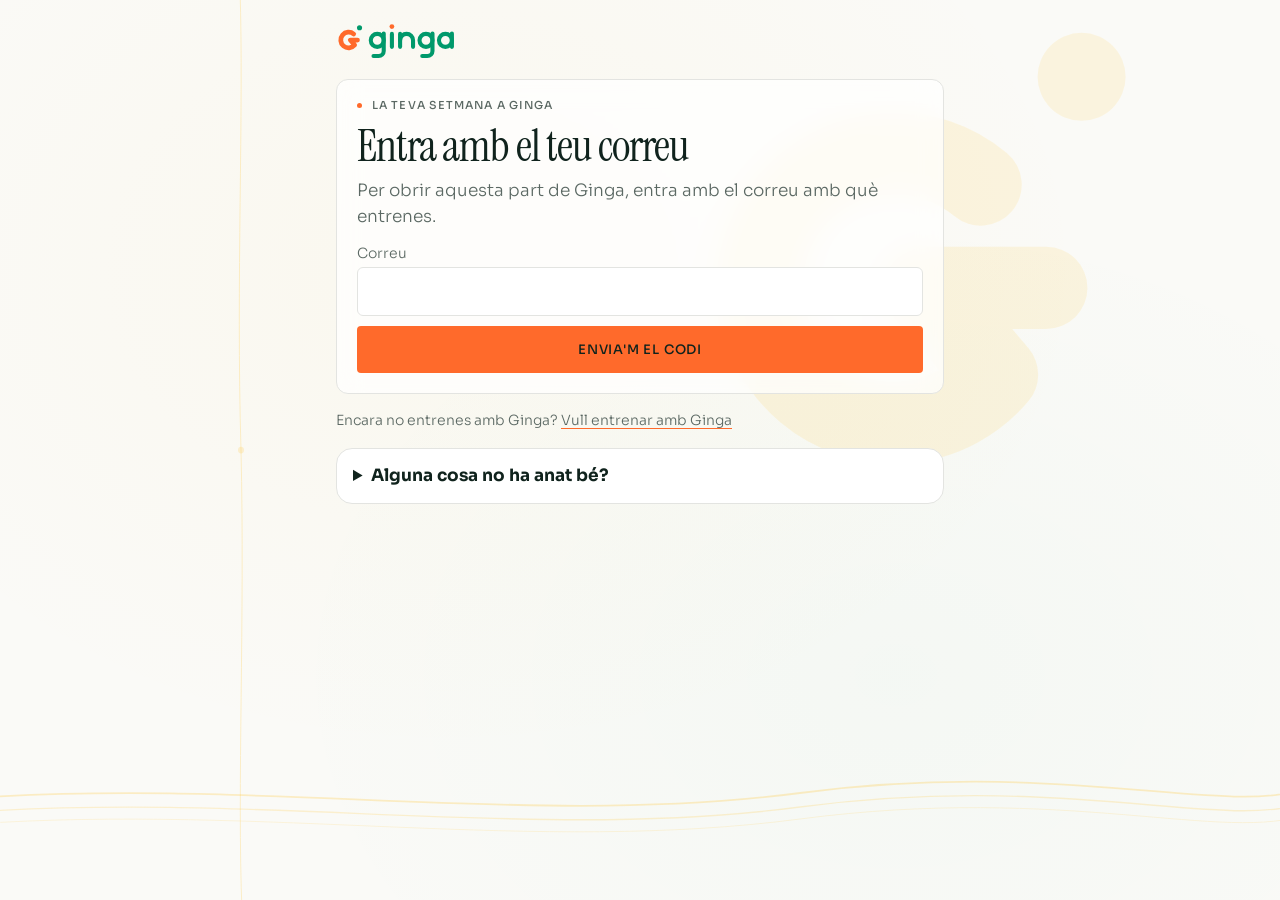
<file: tecnica/index.html>
<!doctype html>
<html lang="ca">
<head>
<meta charset="utf-8">
<script src="../porta.js"></script>   <!-- només hi entra qui té accés (àrea o enllaç signat) -->
<script src="../informe.js"></script>   <!-- «Què no ha anat bé?» i el seu registre -->
<link rel="icon" type="image/svg+xml" href="https://gingacoach.com/icona.svg">
<meta name="viewport" content="width=device-width,initial-scale=1,viewport-fit=cover">
<meta name="robots" content="noindex">
<meta name="referrer" content="strict-origin-when-cross-origin">
<meta name="theme-color" content="#10231D">
<title>Ginga Tècnica</title>
<link rel="preconnect" href="https://fonts.googleapis.com">
<link rel="preconnect" href="https://fonts.gstatic.com" crossorigin>
<link rel="stylesheet" href="https://fonts.googleapis.com/css2?family=Instrument+Serif:ital@0;1&family=Sora:wght@300;400;500;600;700&display=swap">
<style>
/* Els exercicis de tècnica de crol amb el seu vídeo. Amb #id1,id2... (l'enllaç del correu del diumenge), primer els
   d'aquella natació, en ordre; sense, el manual sencer per nivells. Amb ?m=carrera, els de tècnica de carrera
   (carrera.json, de python -m tecnica_carrera web), per blocs: la mateixa pàgina per a qualsevol mòdul de vídeos. Les dades són a exercicis.json, que es fa des de
   tecnica_natacio/exercicis.yaml (python -m tecnica_natacio web). Mateixa identitat que el reproductor de força. */
:root {
  --bg: #FAFAF7; --card: #FFFFFF; --fg: #10231D; --muted: #5B6863; --line: #E3E4E1;
  --accent: #FF6A2B; --accent-fg: #10231D; --ok: #00996B; --tag: #FFE4D3;
  --card-glass: rgba(255,255,255,0.72);
  color-scheme: light;
}
@media (prefers-color-scheme: dark) {
  :root:not([data-theme="light"]) {
    --bg: #10231D; --card: #1A2C26; --fg: #F0EDE8; --muted: #969C97; --line: #24352F;
    --accent: #FF6A2B; --accent-fg: #10231D; --ok: #2DBF8C; --tag: #1D3A31;
    --card-glass: rgba(26,44,38,0.72); color-scheme: dark;
  }
}
:root[data-theme="dark"] {
  --bg: #10231D; --card: #1A2C26; --fg: #F0EDE8; --muted: #969C97; --line: #24352F;
  --accent: #FF6A2B; --accent-fg: #10231D; --ok: #2DBF8C; --tag: #1D3A31;
  --card-glass: rgba(26,44,38,0.72); color-scheme: dark;
}
* { box-sizing: border-box; }
html, body { margin: 0; }
body {
  background: var(--bg); color: var(--fg); font: 16px/1.45 var(--display);
  padding: env(safe-area-inset-top, 0px) 16px calc(env(safe-area-inset-bottom, 0px) + 24px);
}
main { max-width: 560px; margin: 0 auto; display: grid; gap: 16px; padding-block: 16px; }
main > *, .llista > *, .card > * { min-width: 0; }   /* la miniatura (480 px) no ha d'eixamplar la graella al mòbil */
img { max-width: 100%; }
[hidden] { display: none !important; }
h1, h2, h3 { letter-spacing: -.01em; text-wrap: balance; margin: 0; }
h1 { font-size: 1.9rem; line-height: 1.1; font-weight: 900; }
h2 { font-size: 1.25rem; line-height: 1.2; font-weight: 800; margin-top: 8px; }
h3 { font-size: 1.1rem; line-height: 1.25; font-weight: 800; }
p { margin: 0; }
.eyebrow { font-size: .78rem; text-transform: uppercase; letter-spacing: .08em; color: var(--muted); font-weight: 700; }
.muted { color: var(--muted); }
.cap { display: flex; justify-content: space-between; align-items: center; gap: 12px; }
.lockup { display: block; height: auto; width: 116px; }
.lockup .lk-g, .lockup .lk-t { fill: none; stroke-linecap: round; stroke-linejoin: round; }
.lockup .lk-g { stroke: var(--accent); stroke-width: 28; }
.lockup .lk-t { stroke: #00996B; stroke-width: 24; }   /* lletres verdes: es llegeixen en clar i en fosc */
.lockup .lk-p { fill: #00996B; }   /* el punt de la G, verd */
.lockup .lk-i { fill: var(--accent); }   /* el punt de la i, taronja */
.llista { display: grid; gap: 12px; }
.card { background: var(--card-glass); -webkit-backdrop-filter: blur(12px); backdrop-filter: blur(12px); border: 1px solid var(--line); border-radius: 18px; padding: 16px; display: grid; gap: 10px; }
.titol { display: flex; gap: 10px; align-items: baseline; }
.num { flex: none; width: 28px; height: 28px; border-radius: 50%; background: var(--accent); color: var(--accent-fg);
  font-weight: 900; display: grid; place-items: center; font-size: .95rem; }
.tags { display: flex; flex-wrap: wrap; gap: 6px; }
.tag { background: var(--tag); border-radius: 999px; padding: 2px 10px; font-size: .8rem; font-weight: 700; }
.idea { margin: 0; padding: 8px 12px; border-left: 4px solid var(--accent); background: var(--tag); border-radius: 0 10px 10px 0; }
.idea b { display: block; font-size: .8rem; }
.video { position: relative; width: 100%; aspect-ratio: 16 / 9; border-radius: 12px; overflow: hidden; background: #000;
  border: 0; padding: 0; cursor: pointer; display: block; }
.video img { width: 100%; height: 100%; object-fit: cover; opacity: .85; display: block; }
.video .play { position: absolute; inset: 0; margin: auto; width: 64px; height: 64px; border-radius: 50%;
  background: var(--accent); display: grid; place-items: center; }
.video .play::after { content: ""; border-left: 20px solid var(--accent-fg); border-top: 12px solid transparent;
  border-bottom: 12px solid transparent; margin-left: 5px; }
.video iframe { width: 100%; height: 100%; border: 0; display: block; }
.peu { font-size: .85rem; }
a { color: inherit; }
</style>
<link rel="stylesheet" href="../marca.css">
</head>
<body>
<main>
  <header class="cap">
    <svg class="lockup" viewBox="-12 -16 704 208" role="img" aria-label="ginga"><path class="lk-g" d="M91.6 42.8 A46 46 0 1 0 97.2 107.6 L72 78 L114 78"/><circle class="lk-p" cx="126" cy="6" r="15"/><g class="lk-t" transform="translate(180,30)"><circle cx="50" cy="50" r="38"/><path d="M88 10 V112 A30 30 0 0 1 58 142 H28"/><path d="M136 12 V88"/><path d="M184 88 V12"/><path d="M184 50 A38 38 0 0 1 260 50 V88"/><circle cx="336" cy="50" r="38"/><path d="M374 10 V112 A30 30 0 0 1 344 142 H314"/><circle cx="450" cy="50" r="38"/><path d="M488 10 V88"/></g><circle class="lk-i" cx="316" cy="-1" r="14"/></svg>
    <span class="eyebrow" id="marca">Tècnica de natació</span>
  </header>

  <section id="avui" hidden>
    <div class="eyebrow" id="avui-eyebrow"></div>
    <h1 id="avui-titol"></h1>
    <p class="muted" id="avui-intro" style="margin:8px 0 12px"></p>
    <div class="llista" id="avui-llista"></div>
  </section>

  <section id="manual">
    <h1 id="manual-titol"></h1>
    <p class="muted" id="manual-intro" style="margin:8px 0 4px"></p>
    <div id="nivells"></div>
  </section>

  <p class="muted" id="error" hidden></p>
  <p class="muted peu" id="peu"></p>
</main>
<script>
(function () {
  "use strict";
  var en = new URLSearchParams(location.search).get("l") === "en";
  var T = en ? {
    marca: "Swim technique", eyebrow: "Your swim", avui: "Today's technique drills",
    avuiIntro: "One drill per technique length, in this order (usually 50 m each), and the last 10 m of each length, full stroke thinking of the idea. Easy: it's for learning, not for getting tired.",
    manual: "Freestyle technique drills", manualIntro: "Each Sunday's email tells you which ones to do. Do the drill and, for the last 10 m, swim full stroke thinking only of the idea. Watch the video before you go to the pool.",
    tots: "All the drills",
    nivells: { 1: "Level 1 · Breathing, body position and the parts of the stroke", 2: "Level 2 · Rotation and catching the water", 3: "Level 3 · Stability and sighting" },
    focus: { "respiració": "breathing", "posició": "body position", "coordinació": "timing", "rotació": "rotation", "tracció": "catch and pull", "recobrament": "recovery", "patada": "kick" },
    perA: "What it's for: ", idea: "Last 10 m, full stroke:",
    video: "Play the video", error: "The drills couldn't be loaded. Try again in a while.",
    peu: "Videos on YouTube: TriDot (Swim Drill Series) and RSB Training (Éducatif natation technique crawl)."
  } : {
    marca: "Tècnica de natació", eyebrow: "La teva natació", avui: "Els exercicis de tècnica d'avui",
    avuiIntro: "Un exercici a cada tram de tècnica, en aquest ordre (normalment 50 m cada un), i els últims 10 m de cada tram, crol complet pensant en la idea. Suau: és per aprendre, no per cansar-se.",
    manual: "Exercicis de tècnica de crol", manualIntro: "El correu de cada diumenge et diu quins toquen. Fes l'exercici i, els últims 10 m, crol complet pensant només en la idea. Mira el vídeo abans d'anar a la piscina.",
    tots: "Tots els exercicis",
    nivells: { 1: "Nivell 1 · Respiració, posició i les parts de la braçada", 2: "Nivell 2 · Girar i agafar l'aigua", 3: "Nivell 3 · Estabilitat i orientar-se" },
    focus: null,
    perA: "Per a què serveix: ", idea: "Els últims 10 m, crol complet:",
    video: "Mira el vídeo", error: "No s'han pogut carregar els exercicis. Torna-ho a provar d'aquí a una estona.",
    peu: "Vídeos a YouTube: TriDot (Swim Drill Series) i RSB Training (Éducatif natation technique crawl)."
  };
  var $ = function (id) { return document.getElementById(id); };
  function el(tag, cls, text) {
    var e = document.createElement(tag);
    if (cls) e.className = cls;
    if (text != null) e.textContent = text;
    return e;
  }
  function video(id, nom, inici) {
    var b = el("button", "video");
    b.type = "button";
    b.setAttribute("aria-label", T.video + ": " + nom);
    var img = el("img");
    img.src = "https://i.ytimg.com/vi/" + encodeURIComponent(id) + "/hqdefault.jpg";
    img.alt = ""; img.loading = "lazy";
    b.appendChild(img); b.appendChild(el("span", "play"));
    b.addEventListener("click", function () {
      var f = document.createElement("iframe");
      f.src = "https://www.youtube-nocookie.com/embed/" + encodeURIComponent(id) + "?autoplay=1&rel=0&playsinline=1" + (inici ? "&start=" + Number(inici) : "");
      f.title = nom;
      f.allow = "autoplay; encrypted-media; picture-in-picture; fullscreen";
      f.allowFullscreen = true;
      var w = el("div", "video");
      w.appendChild(f);
      b.replaceWith(w);
    });
    return b;
  }
  function targeta(e, n) {
    var c = el("article", "card");
    var t = el("div", "titol");
    if (n) t.appendChild(el("span", "num", String(n)));
    t.appendChild(el("h3", null, en ? e.nom_en : e.nom));
    c.appendChild(t);
    var tags = el("div", "tags");
    if (e.focus) tags.appendChild(el("span", "tag", T.focus ? (T.focus[e.focus] || e.focus) : e.focus));
    if (e.series) tags.appendChild(el("span", "tag", e.series + " × " + e.segons + " s" + (e.costat ? " " + T.perCostat : "")));
    if (e.material && !en) tags.appendChild(el("span", "tag", e.material));
    c.appendChild(tags);
    if (e.per_a) {
      var per = el("p", "per");
      per.appendChild(el("b", null, T.perA));
      per.appendChild(document.createTextNode(en ? e.per_a_en : e.per_a));
      c.appendChild(per);
    }
    c.appendChild(el("p", null, en ? (e.detall_en || e.detall) : e.detall));
    if (e.idea) {
      var idea = el("p", "idea");
      idea.appendChild(el("b", null, T.idea));
      idea.appendChild(document.createTextNode(en ? e.idea_en : e.idea));
      c.appendChild(idea);
    }
    c.appendChild(video(e.video, en ? e.nom_en : e.nom, e.inici));
    return c;
  }
  document.documentElement.lang = en ? "en" : "ca";
  $("marca").textContent = T.marca;
  $("peu").textContent = T.peu;
  // ?m=carrera (o un altre mòdul): les seves dades (<m>.json, amb els textos i els grups); sense, la natació de sempre
  var m = new URLSearchParams(location.search).get("m");
  fetch(/^[a-z]+$/.test(m || "") ? m + ".json" : "exercicis.json").then(function (r) {
    if (!r.ok) throw new Error(r.status);
    return r.json();
  }).then(function (dades) {
    var grups = null;
    if (!Array.isArray(dades)) {
      var t = dades.textos[en ? "en" : "ca"];
      Object.keys(t).forEach(function (k) { T[k] = t[k]; });
      T.focus = null;
      $("marca").textContent = T.marca; $("peu").textContent = T.peu;
      grups = dades.grups;
      dades = dades.exercicis;
    }
    var perId = {};
    dades.forEach(function (e) { perId[e.id] = e; });
    var ids = decodeURIComponent(location.hash.slice(1)).split(",").filter(function (i) { return perId[i]; }).slice(0, 12);
    if (ids.length) {
      $("avui").hidden = false;
      $("avui-eyebrow").textContent = T.eyebrow;
      $("avui-titol").textContent = T.avui;
      $("avui-intro").textContent = T.avuiIntro;
      ids.forEach(function (i, n) { $("avui-llista").appendChild(targeta(perId[i], n + 1)); });
      $("manual-titol").replaceWith(el("h2", null, T.tots));
      $("manual-intro").hidden = true;
    } else {
      $("manual-titol").textContent = T.manual;
      $("manual-intro").textContent = T.manualIntro;
    }
    if (grups) grups.forEach(function (g) {          // un mòdul amb grups (els blocs de carrera): cadascun sencer
      $("nivells").appendChild(el("h2", null, (en ? g.titol_en : g.titol) + (g.minuts ? " · " + g.minuts + " min" : "")));
      var l = el("div", "llista");
      l.style.marginTop = "10px";
      g.ids.forEach(function (i, n) { if (perId[i]) l.appendChild(targeta(perId[i], n + 1)); });
      $("nivells").appendChild(l);
    });
    else [1, 2, 3].forEach(function (nivell) {
      var d = dades.filter(function (e) { return e.nivell === nivell; });
      if (!d.length) return;
      $("nivells").appendChild(el("h2", null, T.nivells[nivell]));
      var l = el("div", "llista");
      l.style.marginTop = "10px";
      d.forEach(function (e) { l.appendChild(targeta(e)); });
      $("nivells").appendChild(l);
    });
  }).catch(function () {
    $("error").hidden = false;
    $("error").textContent = T.error;
  });

  if (window.GingaInforme) GingaInforme.munta({ en: en, modul: "tècnica", context: function () { return { m: m || "natació" }; } });
})();
</script>
</body>
</html>
</file>
<file: marca.css>
/* La pell comuna de totes les pàgines de Ginga (marca/README.md): Instrument Serif per als títols i les xifres
   grans, Sora per a la resta, botons rectes en majúscules, targetes de 12 px i les textures kintsugi (línies d'or
   #FFC531) a tota l'amplada, darrere del contingut. Cada pàgina la carrega després del seu <style>: els colors
   (--bg, --card, --fg, --muted, --line) són de cada pàgina; aquí només hi ha el que és igual a totes.
   Les textures són fons CSS (no SVG al document), i per això no les llegeix cap lector de pantalla. Les opacitats
   (0,13-0,28 les línies, 0,05 la G) es veuen igual sobre el fons clar i sobre el fosc. */
:root {
  --serif: "Instrument Serif", Georgia, "Times New Roman", serif;
  --sans: "Sora", system-ui, "Helvetica Neue", Arial, sans-serif;
  --gold: #FFC531;
  --display: var(--serif);
  --body: var(--sans);
  /* Instrument Serif només té el pes normal: res de negretes inventades pel navegador */
  font-synthesis: none;
}
html {
  min-height: 100%;
  background:
    /* la G sencera amb el punt, ben visible, a dalt a la dreta (mai tallada) */
    url("data:image/svg+xml,%3Csvg xmlns='http://www.w3.org/2000/svg' viewBox='0 -12 150 162'%3E%3Cg opacity='.12'%3E%3Cpath d='M91.6 42.8 A46 46 0 1 0 97.2 107.6 L72 78 L114 78' fill='none' stroke='%23FFC531' stroke-width='28' stroke-linecap='round' stroke-linejoin='round'/%3E%3Ccircle cx='126' cy='6' r='15' fill='%23FFC531'/%3E%3C/g%3E%3C/svg%3E") no-repeat right 10vw top 24px / min(440px, 80vw) auto,
    /* tres ones a tota l'amplada, a baix */
    url("data:image/svg+xml,%3Csvg xmlns='http://www.w3.org/2000/svg' viewBox='0 0 1440 120' preserveAspectRatio='none'%3E%3Cg fill='none' stroke='%23FFC531' stroke-linecap='round'%3E%3Cpath d='M-30 30 C300 10,600 60,900 25 C1200 -10,1380 50,1470 20' stroke-width='1.8' opacity='.26' vector-effect='non-scaling-stroke'/%3E%3Cpath d='M-30 44 C300 24,600 74,900 39 C1200 4,1380 64,1470 34' stroke-width='1.4' opacity='.2' vector-effect='non-scaling-stroke'/%3E%3Cpath d='M-30 56 C300 36,600 86,900 51 C1200 16,1380 76,1470 46' stroke-width='1' opacity='.14' vector-effect='non-scaling-stroke'/%3E%3C/g%3E%3C/svg%3E") no-repeat left bottom 12px / 100% 120px,
    /* una esquerda vertical, de dalt a baix */
    url("data:image/svg+xml,%3Csvg xmlns='http://www.w3.org/2000/svg' viewBox='0 0 20 800' preserveAspectRatio='none'%3E%3Cpath d='M10 -10 C14 100,6 250,11 400 C15 550,7 700,12 810' fill='none' stroke='%23FFC531' stroke-width='1' stroke-linecap='round' opacity='.24' vector-effect='non-scaling-stroke'/%3E%3Ccircle cx='11' cy='400' r='3' fill='%23FFC531' opacity='.2'/%3E%3C/svg%3E") no-repeat left max(6px, calc(50% - 400px)) top 0 / 20px 100%,
    /* el gra de la ceràmica */
    radial-gradient(ellipse at 35% 30%, rgba(255,197,49,0.045) 0%, transparent 55%),
    radial-gradient(ellipse at 70% 75%, rgba(0,153,107,0.025) 0%, transparent 50%),
    var(--bg);
}
body { background: transparent; font-family: var(--sans); -webkit-font-smoothing: antialiased; -moz-osx-font-smoothing: grayscale; }

/* títols i xifres grans: Instrument Serif */
h1, h2, h3 { font-family: var(--serif); font-weight: 400; letter-spacing: -0.02em; line-height: 1.12; }
/* la serif és més petita d'ull que la lletra del text: els títols, una mica més grans que abans */
h1 { font-size: clamp(2.1rem, 7vw, 2.8rem); letter-spacing: -0.025em; }
h2 { font-size: 1.7rem; }
h3 { font-size: 1.35em; }

/* etiquetes petites en majúscules */
.eyebrow { font-family: var(--sans); font-weight: 500; font-size: .7rem; letter-spacing: .1em; text-transform: uppercase; }

/* els controls sempre en Sora, encara que la pàgina els posi la lletra de títol */
button, input, select, textarea, .btn { font-family: var(--sans) !important; }

/* botons: rectes, en majúscules i espaiats; el principal, taronja amb lletra Night ink */
.btn { border-radius: 4px; font-weight: 500; letter-spacing: .06em; text-transform: uppercase; }

/* targetes: blanques sobre el fons crema (o translúcides en fosc), perquè el text no vagi mai sobre les textures */
.card { border-radius: 12px; }
</file>
